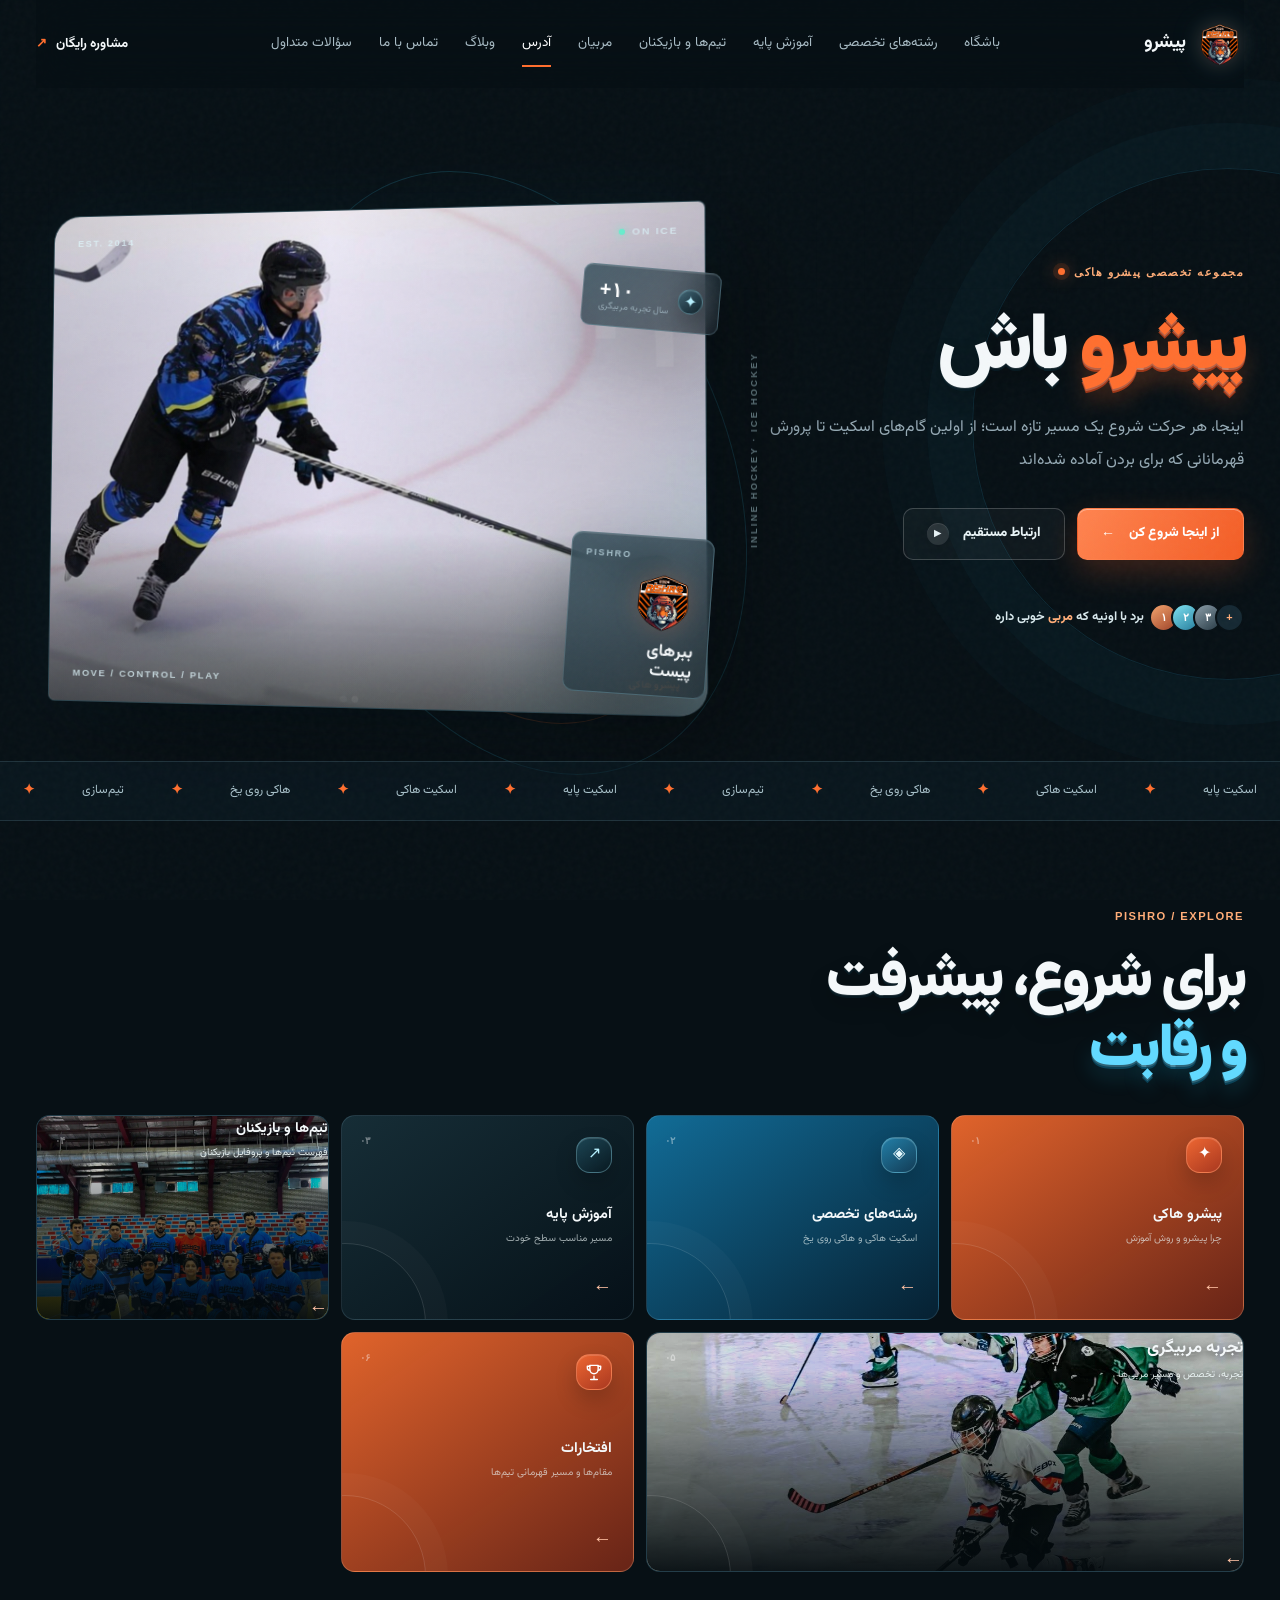
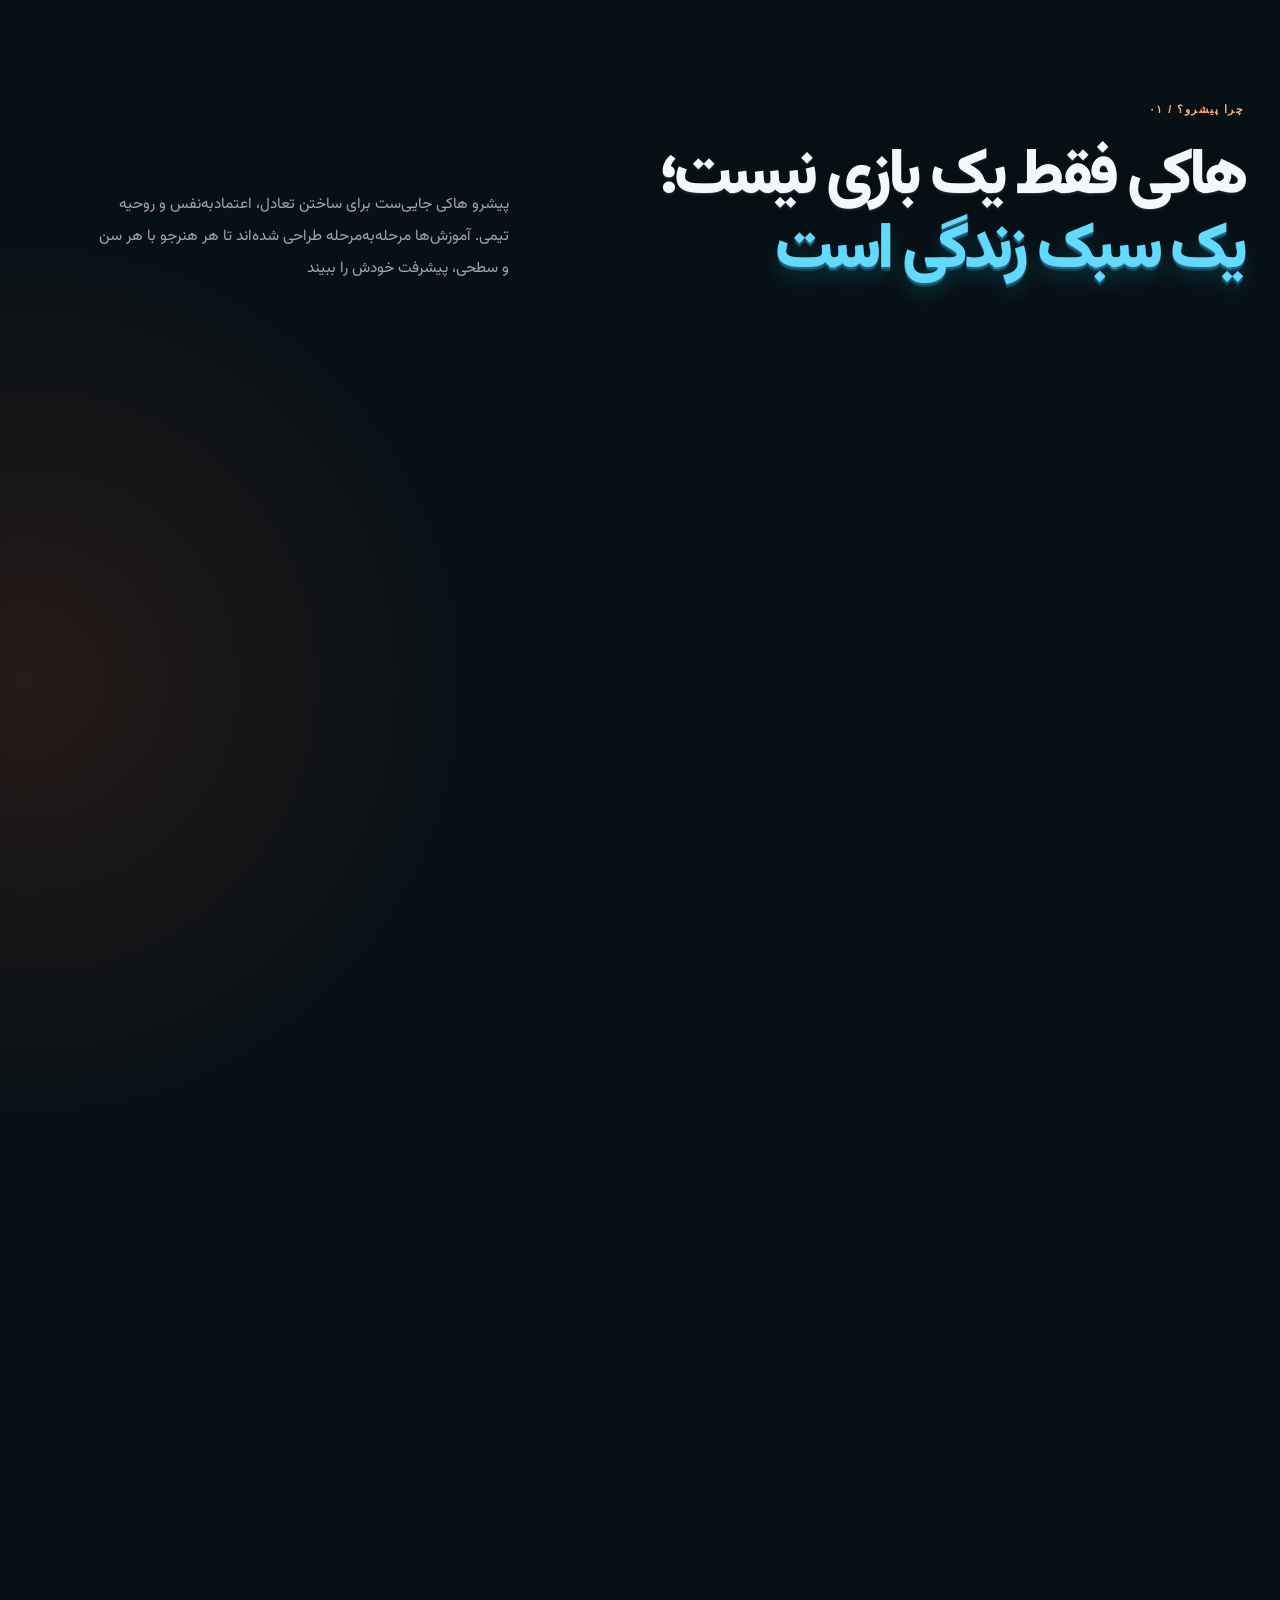
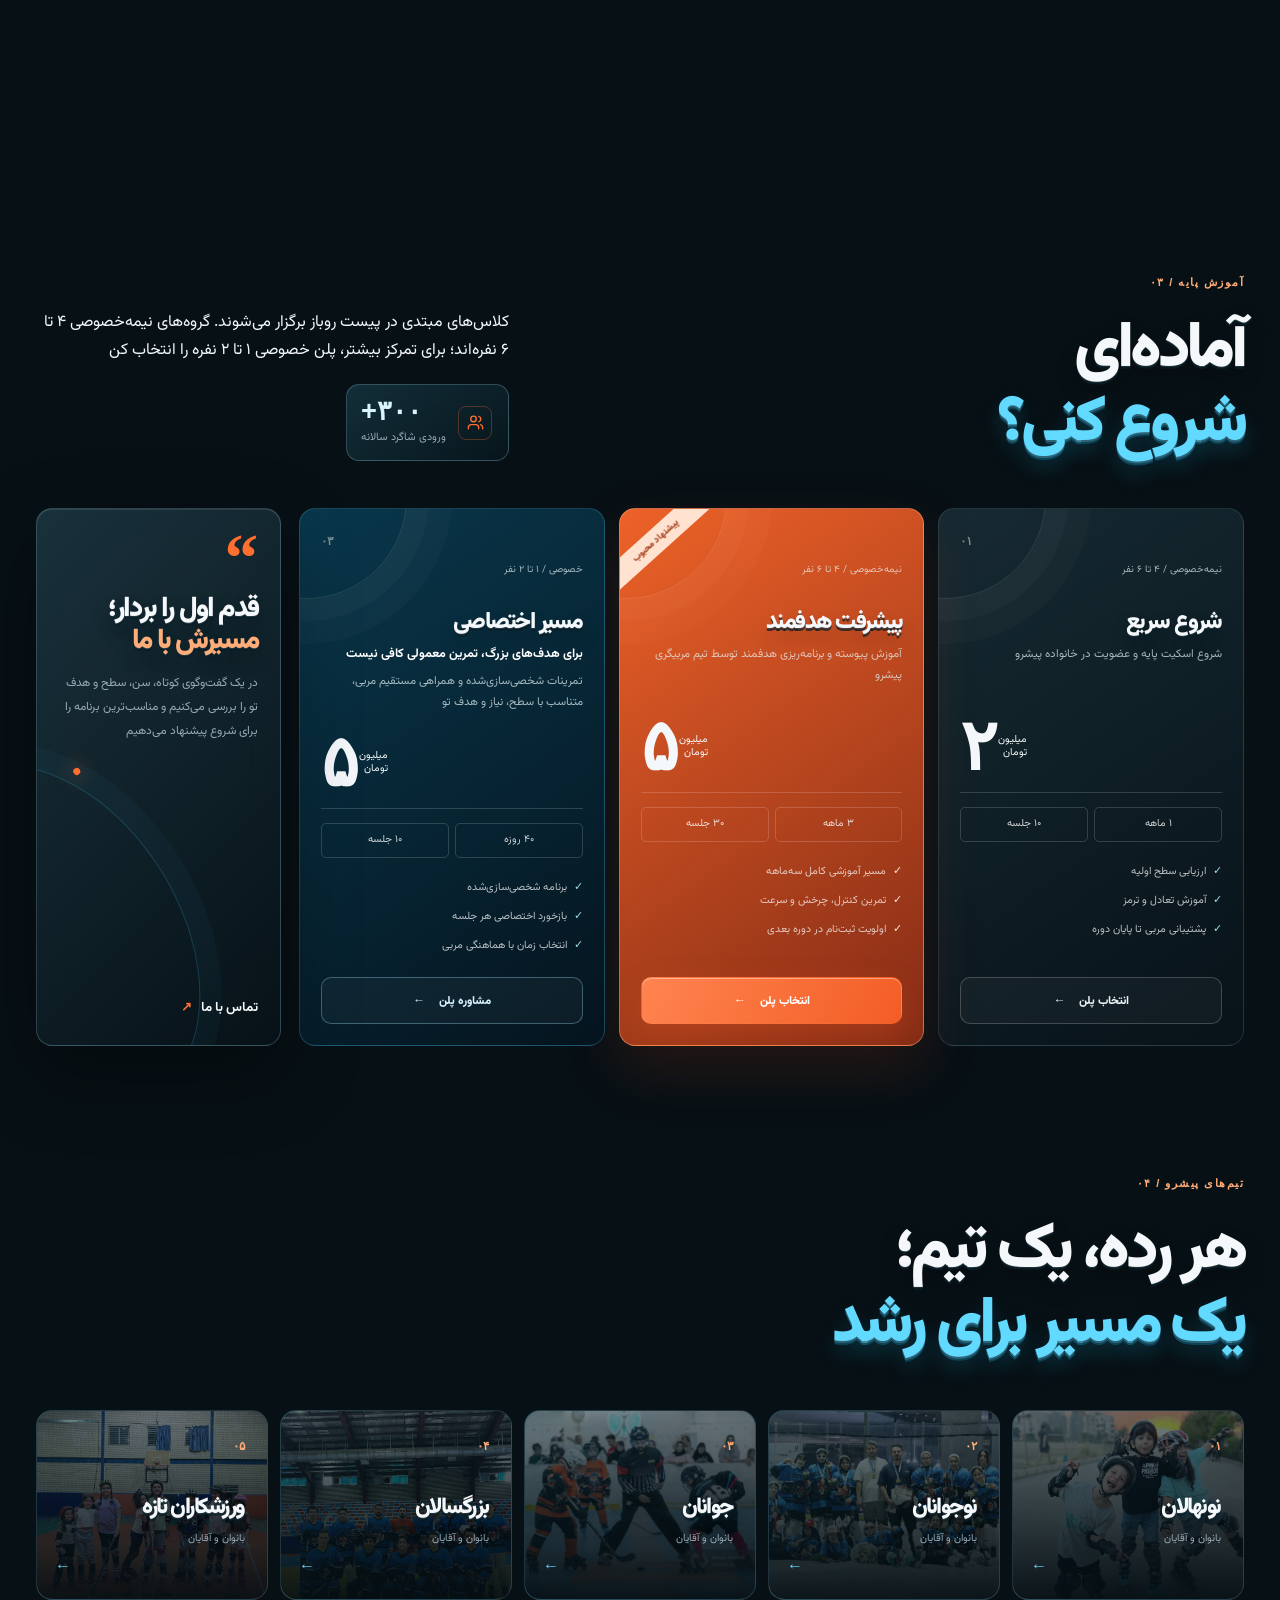
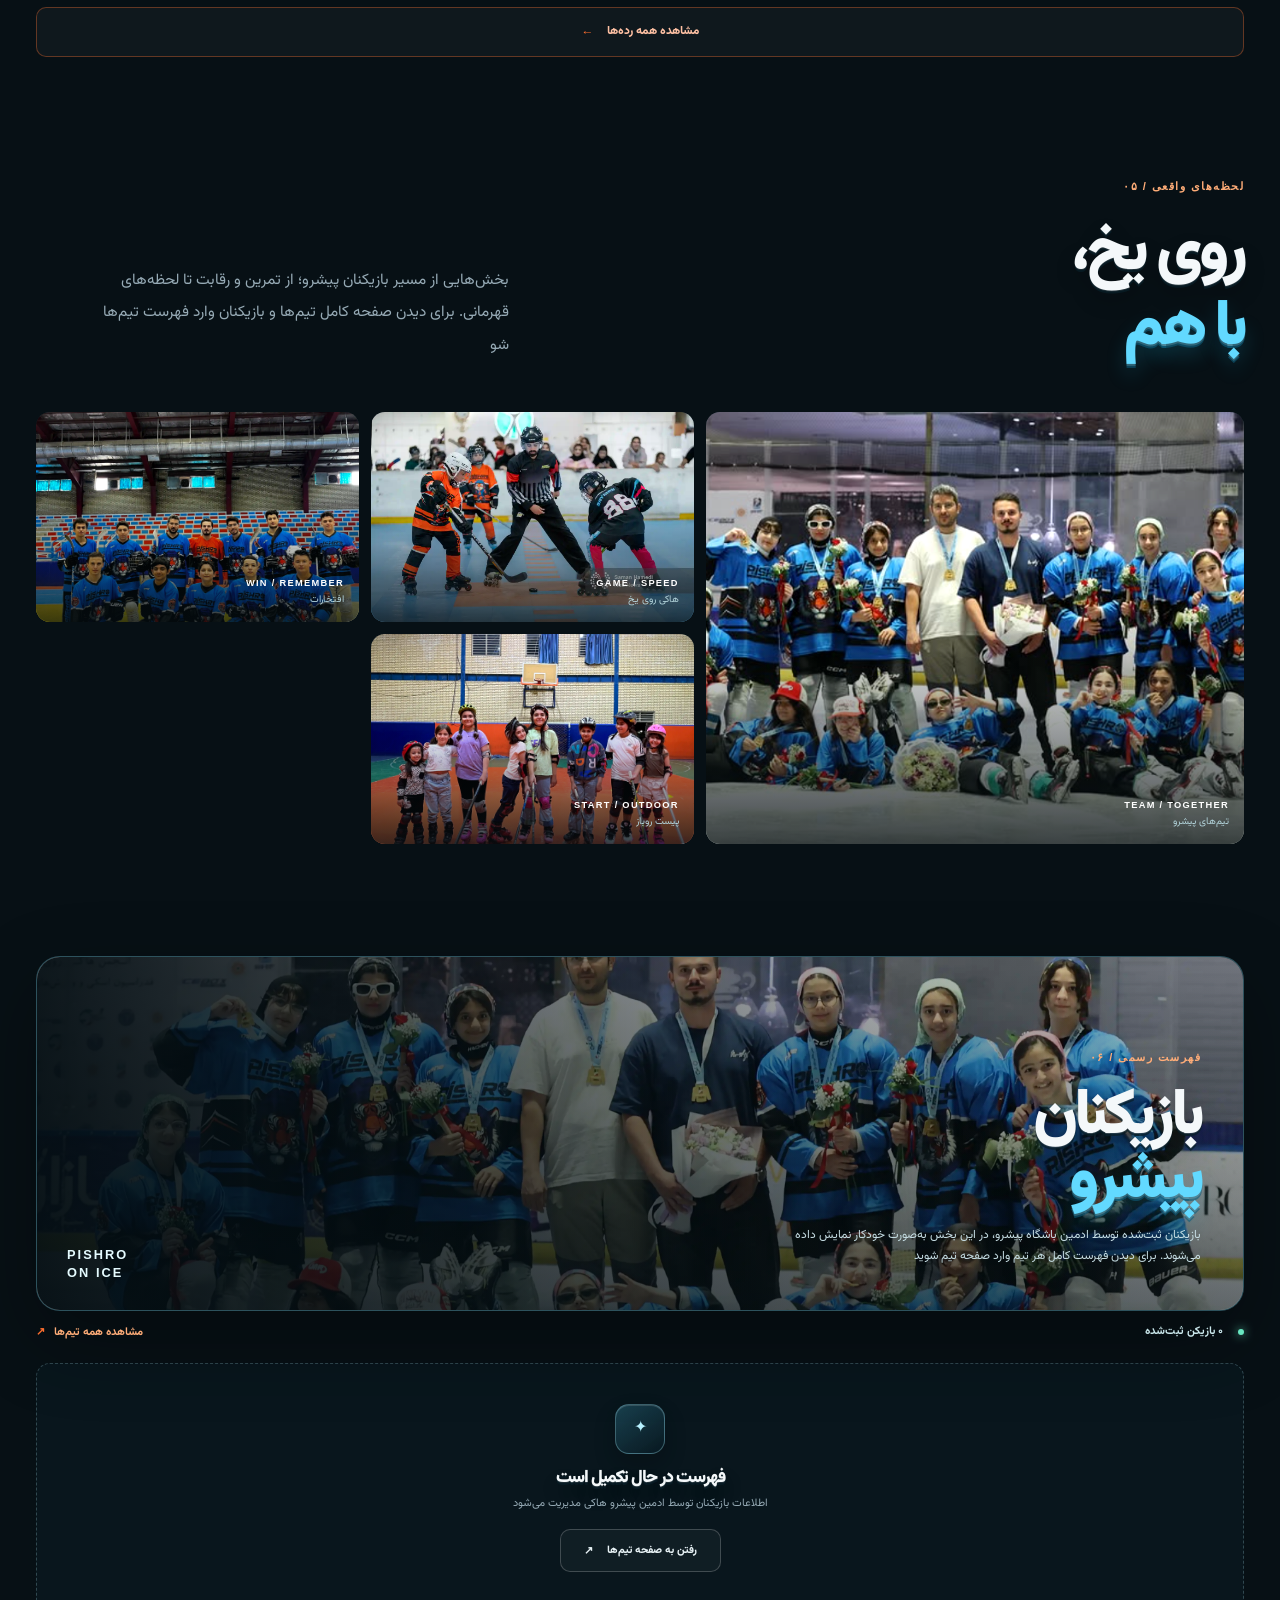
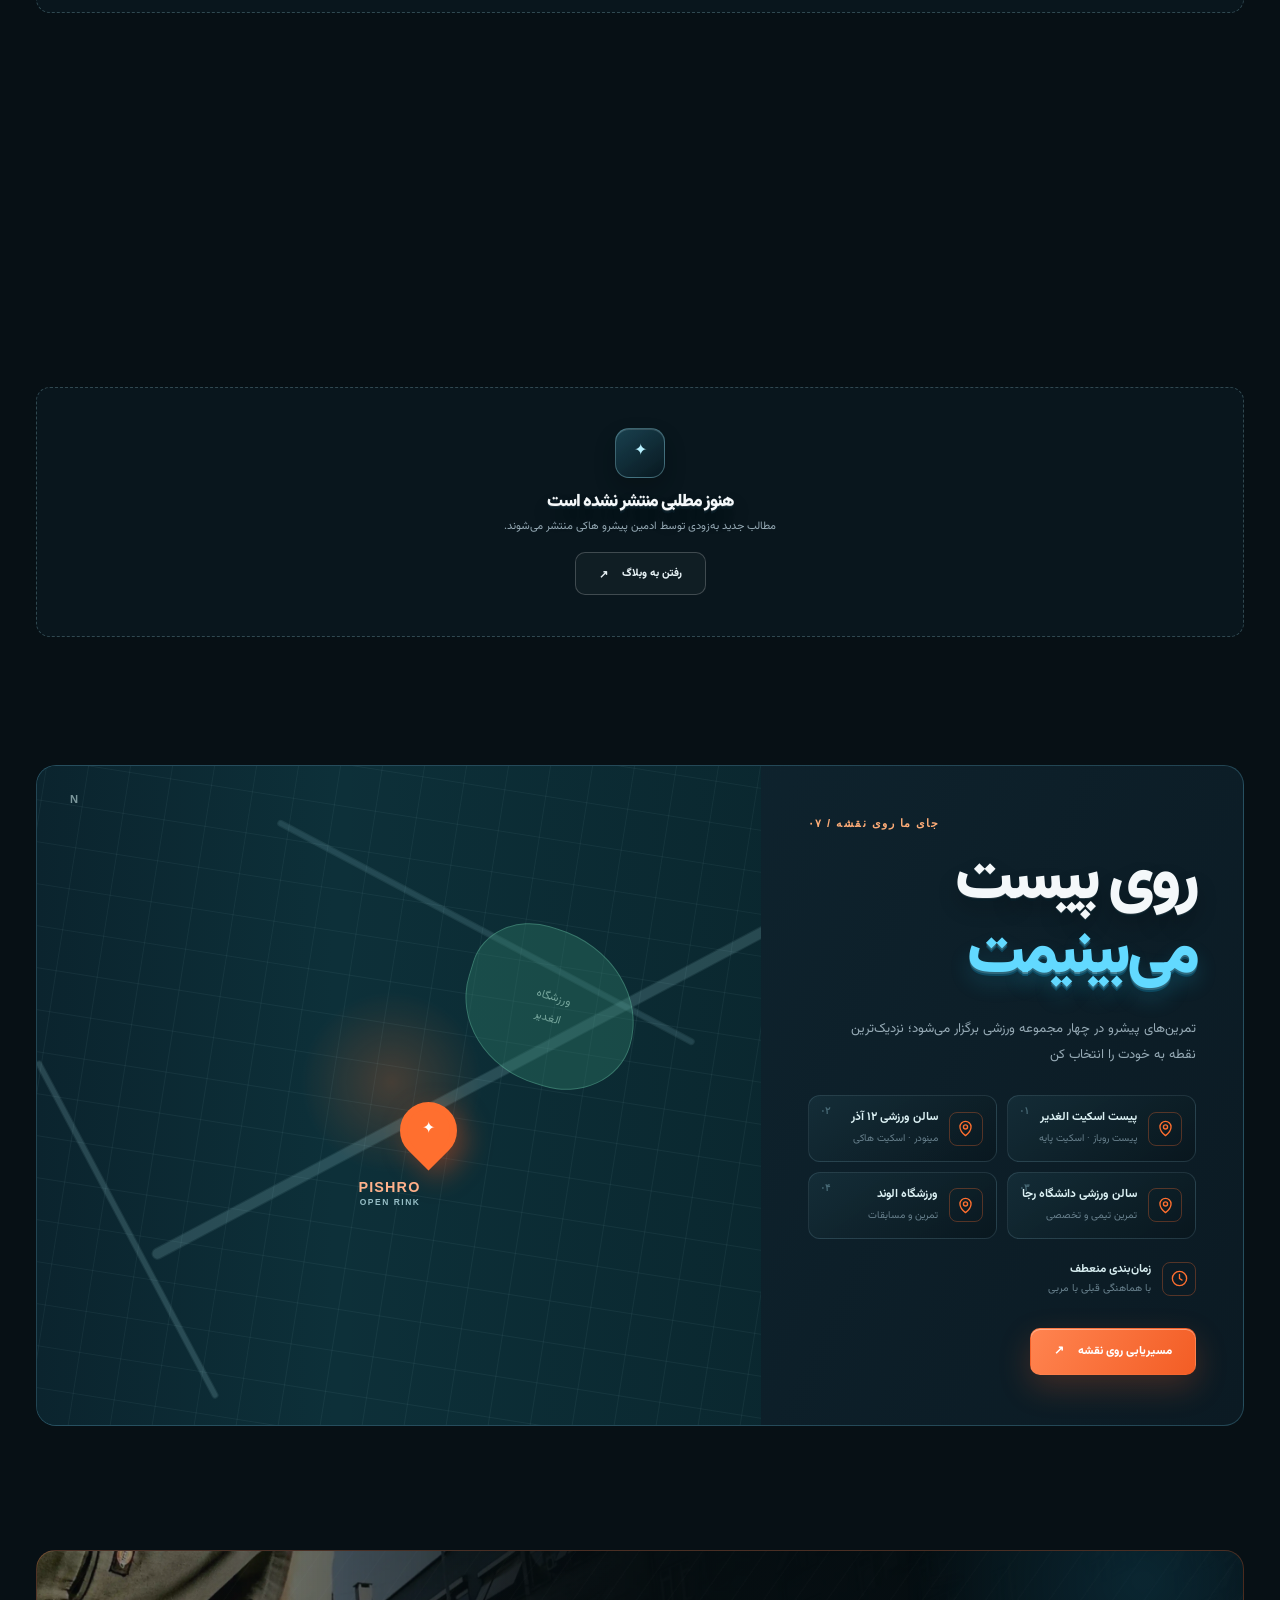
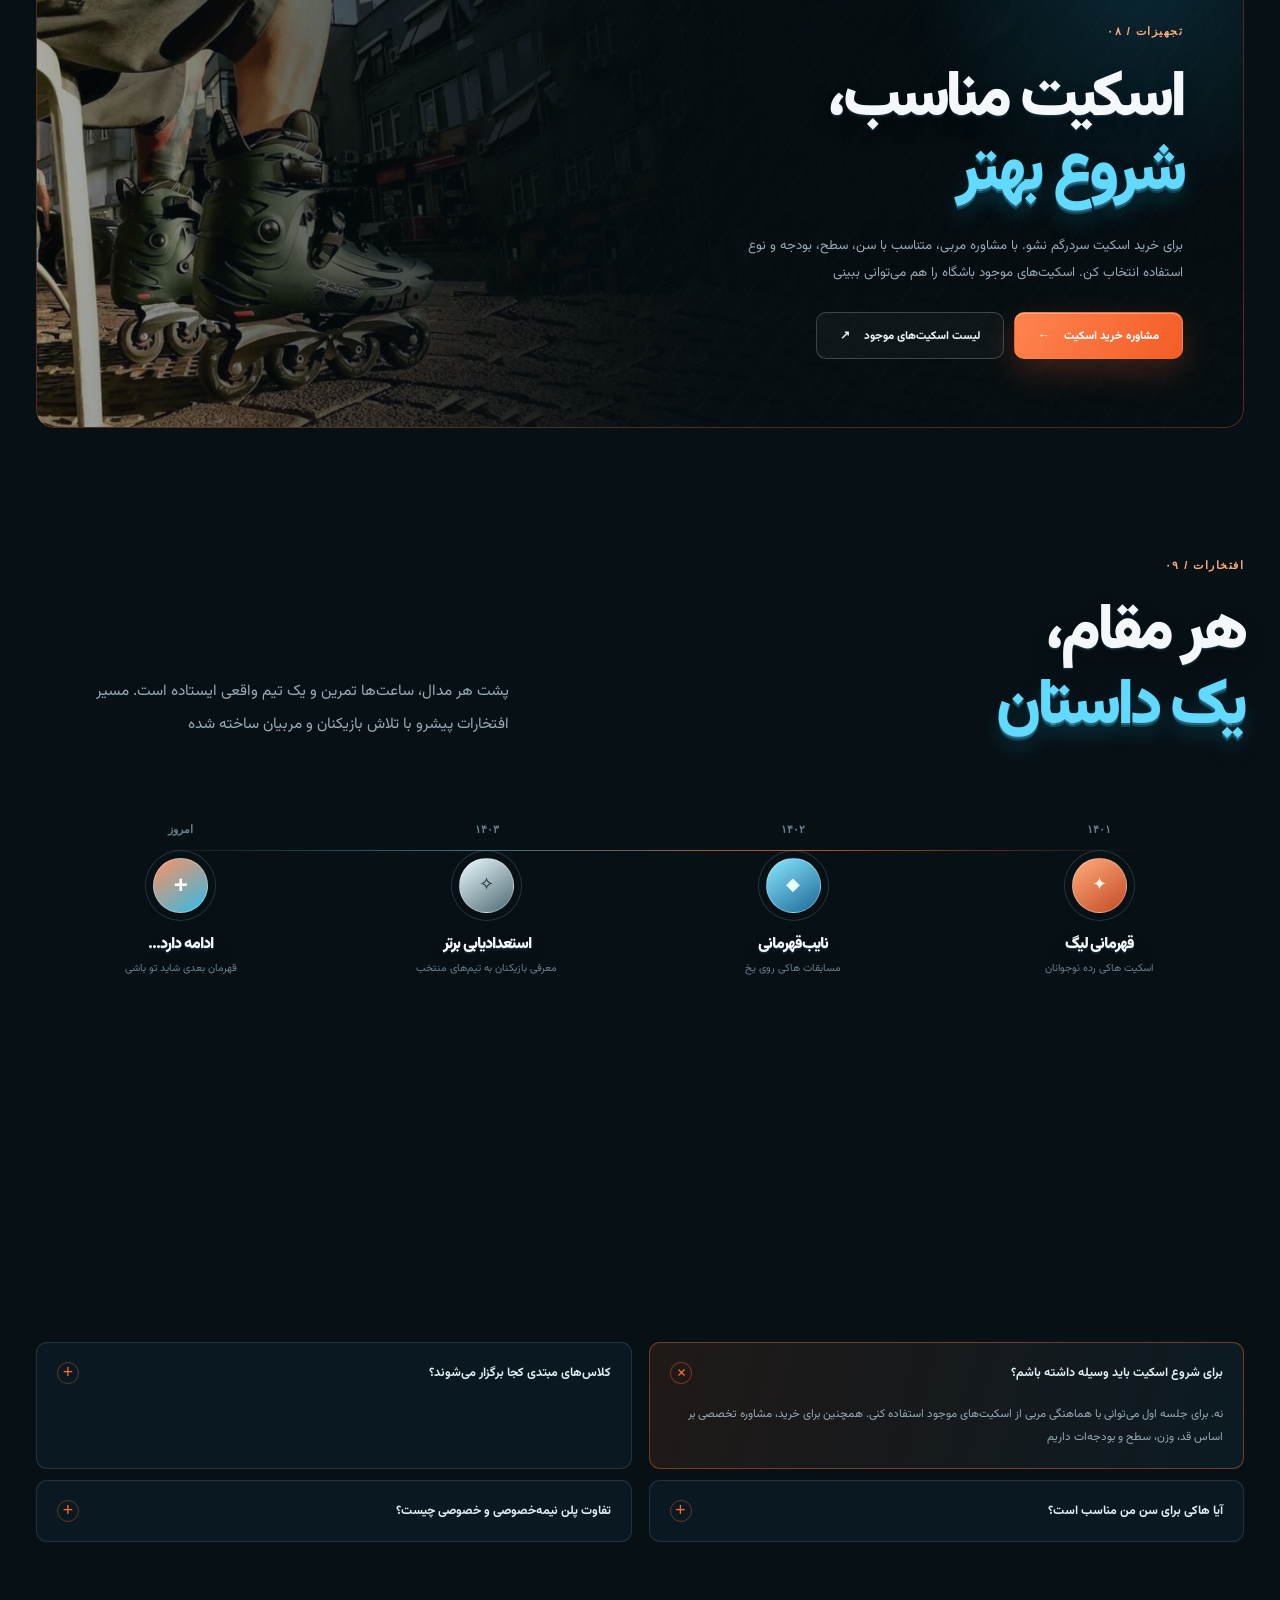
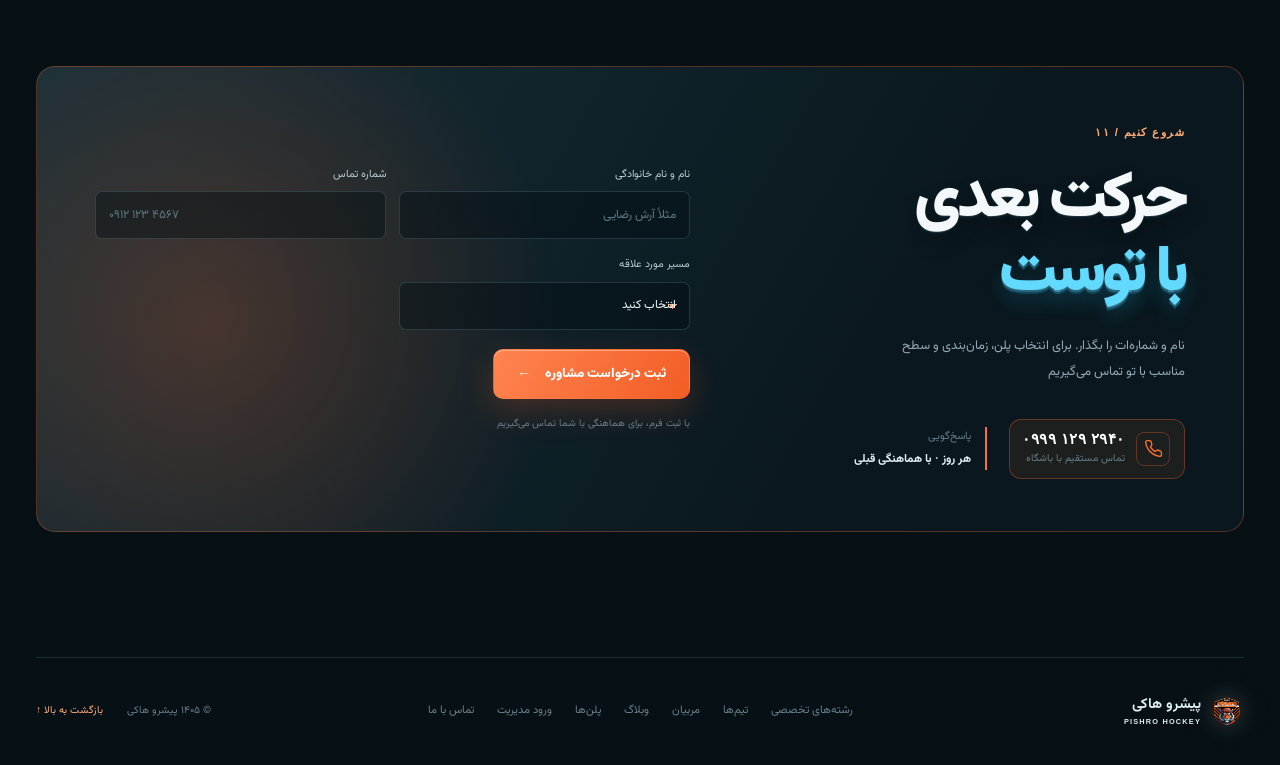
<file: index.html>
<!doctype html>
<html lang="fa" dir="rtl">
<head>
  <meta charset="utf-8" />
  <meta name="viewport" content="width=device-width, initial-scale=1" />
  <meta name="theme-color" content="#071015" />
  <meta name="description" content="پیشرو هاکی؛ آکادمی آموزش اسکیت، اسکیت هاکی و هاکی روی یخ در قزوین برای همه رده‌های سنی." />
  <link rel="canonical" href="https://pishrohockey.ir/" />
  <title>پیشرو هاکی | آکادمی اسکیت و هاکی روی یخ</title>

  <!-- Open Graph / شبکه‌های اجتماعی -->
  <meta property="og:type" content="website" />
  <meta property="og:locale" content="fa_IR" />
  <meta property="og:site_name" content="پیشرو هاکی" />
  <meta property="og:title" content="پیشرو هاکی | آکادمی اسکیت و هاکی روی یخ" />
  <meta property="og:description" content="پیشرو هاکی؛ آکادمی آموزش اسکیت، اسکیت هاکی و هاکی روی یخ در قزوین برای همه رده‌های سنی." />
  <meta property="og:url" content="https://pishrohockey.ir/" />
  <meta property="og:image" content="https://pishrohockey.ir/assets/gallery/pishro-logo.png" />

  <meta name="twitter:card" content="summary_large_image" />
  <meta name="twitter:title" content="پیشرو هاکی | آکادمی اسکیت و هاکی روی یخ" />
  <meta name="twitter:description" content="پیشرو هاکی؛ آکادمی آموزش اسکیت، اسکیت هاکی و هاکی روی یخ در قزوین برای همه رده‌های سنی." />
  <meta name="twitter:image" content="https://pishrohockey.ir/assets/gallery/pishro-logo.png" />

  <link rel="stylesheet" href="styles.css" />

  <!-- اطلاعات ساختاریافته برای گوگل (Organization Schema) -->
  <script type="application/ld+json">
  {
    "@context": "https://schema.org",
    "@type": "SportsActivityLocation",
    "name": "پیشرو هاکی",
    "alternateName": "Pishro Hockey Academy",
    "url": "https://pishrohockey.ir/",
    "logo": "https://pishrohockey.ir/assets/gallery/pishro-logo.png",
    "image": "https://pishrohockey.ir/assets/gallery/pishro-logo.png",
    "description": "آکادمی آموزش اسکیت، اسکیت هاکی و هاکی روی یخ برای همه رده‌های سنی.",
    "sameAs": [
      "https://www.instagram.com/pishro_hockeyclub"
    ],
    "address": {
      "@type": "PostalAddress",
      "addressCountry": "IR",
      "addressLocality": "قزوین",
      "addressRegion": "قزوین"
    },
    "areaServed": "قزوین",
    "telephone": "+98-991-292-940",
    "contactPoint": {
      "@type": "ContactPoint",
      "telephone": "+98-991-292-940",
      "contactType": "customer service",
      "areaServed": "IR",
      "availableLanguage": "fa"
    }
  }
  </script>
</head>
<body>
  <div class="noise"></div>
  <div class="site-shell">
    <header class="topbar" id="topbar">
      <a class="brand" href="#home" aria-label="پیشرو هاکی">
        <span class="brand-mark supplied-logo" aria-hidden="true"><img src="assets/gallery/pishro-logo.png" alt="" /></span>
        <span class="brand-copy"><b>پیشرو</b></span>
      </a>

      <nav class="main-nav" id="mainNav" aria-label="ناوبری اصلی">
        <a href="#academy">باشگاه</a>
        <a href="#programs">رشته‌های تخصصی</a>
        <a href="#plans">آموزش پایه</a>
        <a href="teams.html">تیم‌ها و بازیکنان</a>
        <a href="coaches.html">مربیان</a>
        <a href="#location">آدرس</a>
        <a href="blog.html">وبلاگ</a>
        <a href="contact.html">تماس با ما</a>
        <a href="#faq">سؤالات متداول</a>
      </nav>

      <div class="topbar-actions">
        <button class="icon-button menu-button" id="menuToggle" aria-label="باز کردن منو" aria-expanded="false">
          <span></span><span></span><span></span>
        </button>
        <button class="text-button" data-open-modal data-plan="مشاوره رایگان">مشاوره رایگان <span>↗</span></button>
      </div>
    </header>

    <main>
      <section class="hero section" id="home">
        <div class="hero-copy reveal">
          <div class="eyebrow"><span class="pulse-dot"></span> مجموعه تخصصی پیشرو هاکی</div>
          <h1 class="hero-slogan"><em>پیشرو</em> باش</h1>
          <p class="hero-lead">اینجا، هر حرکت شروع یک مسیر تازه است؛ از اولین گام‌های اسکیت تا پرورش قهرمانانی که برای بردن آماده شده‌اند</p>
          <div class="hero-actions">
            <a class="button button-primary" href="#plans">از اینجا شروع کن <span>←</span></a>
            <button class="button button-ghost" data-open-modal data-plan="جلسه آشنایی">ارتباط مستقیم <span class="play-icon">▶</span></button>
          </div>
          <div class="hero-proof">
            <div class="avatar-stack" aria-hidden="true"><span>۱</span><span>۲</span><span>۳</span><span>+</span></div>
            <div><strong>برد با اونیه که <em class="proof-accent">مربی</em> خوبی داره</strong></div>
          </div>
        </div>

        <div class="hero-stage reveal reveal-delay-1">
          <div class="stage-orbit orbit-one"></div><div class="stage-orbit orbit-two"></div>
          <div class="stage-card main-stage-card">
            <img src="assets/gallery/hero-ice-player.png" alt="بازیکن هاکی روی یخ در حال حرکت روی پیست" />
            <div class="image-shade"></div>
            <div class="stage-topline"><span>EST. 2014</span><span class="live-chip"><i></i> ON ICE</span></div>
            <div class="stage-number">۰۱</div>
            <div class="stage-bottomline"><span>MOVE / CONTROL / PLAY</span><span>پیشرو هاکی</span></div>
          </div>
          <div class="badge-card glass-card">
            <span class="badge-label">PISHRO</span>
            <span class="badge-tiger" aria-hidden="true"><img src="assets/gallery/pishro-logo.png" alt="" /></span>
            <strong>ببرهای<br />پیست</strong>
          </div>
          <div class="float-stat glass-card"><span class="stat-icon">✦</span><div><strong>+۱۰</strong><small>سال تجربه مربیگری</small></div></div>
          <div class="vertical-label">INLINE HOCKEY · ICE HOCKEY</div>
        </div>
      </section>

      <div class="ticker" aria-label="رشته‌های تخصصیی باشگاه">
        <div class="ticker-track"><span>اسکیت پایه</span><b>✦</b><span>اسکیت هاکی</span><b>✦</b><span>هاکی روی یخ</span><b>✦</b><span>تیم‌سازی</span><b>✦</b><span>اسکیت پایه</span><b>✦</b><span>اسکیت هاکی</span><b>✦</b><span>هاکی روی یخ</span><b>✦</b><span>تیم‌سازی</span><b>✦</b></div>
      </div>

      <section class="section quick-nav-section" id="quickAccess">
        <div class="quick-nav-head heading-solo reveal"><div><div class="eyebrow">PISHRO / EXPLORE</div><h2>برای شروع، پیشرفت<br /><span>و رقابت</span></h2></div></div>
        <div class="quick-nav-grid">
          <a class="quick-nav-card quick-orange reveal" href="#academy"><span class="quick-nav-icon">✦</span><span class="quick-nav-number">۰۱</span><div><b>پیشرو هاکی</b><small>چرا پیشرو و روش آموزش</small></div><i>←</i></a>
          <a class="quick-nav-card quick-blue reveal reveal-delay-1" href="#programs"><span class="quick-nav-icon">◈</span><span class="quick-nav-number">۰۲</span><div><b>رشته‌های تخصصی</b><small>اسکیت هاکی و هاکی روی یخ</small></div><i>←</i></a>
          <a class="quick-nav-card quick-dark reveal reveal-delay-2" href="#plans"><span class="quick-nav-icon">↗</span><span class="quick-nav-number">۰۳</span><div><b>آموزش پایه</b><small>مسیر مناسب سطح خودت</small></div><i>←</i></a>
          <a class="quick-nav-card quick-image reveal reveal-delay-3" href="teams.html"><img src="assets/gallery/team-adult.webp" alt="تیم قهرمانان پیشرو" /><span class="quick-image-shade"></span><span class="quick-nav-number">۰۴</span><div><b>تیم‌ها و بازیکنان</b><small>فهرست تیم‌ها و پروفایل بازیکنان</small></div><i>←</i></a>
          <a class="quick-nav-card quick-image quick-nav-wide reveal" href="coaches.html"><img src="assets/gallery/team-pro-action.jpg" alt="مربیان و تجربه مربیگری پیشرو"><span class="quick-image-shade"></span><span class="quick-nav-number">۰۵</span><div><b>تجربه مربیگری</b><small>تجربه، تخصص و مسیر مربی‌ها</small></div><i>←</i></a>
          <a class="quick-nav-card quick-orange reveal reveal-delay-1" href="teams.html"><span class="quick-nav-icon quick-nav-icon-trophy" aria-hidden="true"><svg viewBox="0 0 24 24" fill="none" stroke="currentColor" stroke-width="1.7" stroke-linecap="round" stroke-linejoin="round"><path d="M8 21h8M12 17v4M7 4h10v5a5 5 0 0 1-10 0V4Z"/><path d="M17 5h3v2a3 3 0 0 1-3 3M7 5H4v2a3 3 0 0 0 3 3"/></svg></span><span class="quick-nav-number">۰۶</span><div><b>افتخارات</b><small>مقام‌ها و مسیر قهرمانی تیم‌ها</small></div><i>←</i></a>
        </div>
      </section>

      <section class="section intro-section" id="academy">
        <div class="section-heading split-heading reveal">
          <div><div class="eyebrow">۰۱ / چرا پیشرو؟</div><h2>هاکی فقط یک بازی نیست؛<br /><span>یک سبک زندگی است</span></h2></div>
          <p>پیشرو هاکی جایی‌ست برای ساختن تعادل، اعتمادبه‌نفس و روحیه تیمی. آموزش‌ها مرحله‌به‌مرحله طراحی شده‌اند تا هر هنرجو با هر سن و سطحی، پیشرفت خودش را ببیند</p>
        </div>
        <div class="feature-grid">
          <article class="feature-card feature-card-large reveal">
            <div class="feature-icon orange-icon">↗</div><span class="card-kicker">تمرین هدفمند</span><h3>تمرین هدفمند،<br /><em>پیشرفت واقعی</em></h3><p>هر جلسه با هدف مشخص طراحی می‌شود؛ از کنترل بدن و تعادل تا ترمز، چرخش و تکنیک‌هایی که در بازی به کار می‌آیند</p><div class="card-number">۰۱</div>
          </article>
          <article class="feature-card blue-feature reveal reveal-delay-1">
            <div class="feature-icon blue-icon">◈</div><span class="card-kicker">مربیان باتجربه</span><h3>تجربه‌ای که<br />منتقل می‌شود</h3><p>مربی‌های پیشرو هاکی در اسکیت هاکی و هاکی روی یخ کنار تو هستند</p><div class="feature-line"></div>
          </article>
          <article class="feature-card glass-feature reveal reveal-delay-2">
            <div class="feature-icon chrome-icon">✦</div><span class="card-kicker">برای همه</span><h3>از ۳ تا<br />۶۳ سال</h3><p>از اولین تجربه اسکیت تا تمرینات تخصصی و تیمی؛ برنامه‌های پیشرو متناسب با سن، سطح و هدف هر بازیکن طراحی شده‌اند</p><div class="age-bubbles"><span>۳+</span><span>نوجوان</span><span>بزرگسال</span></div>
          </article>
        </div>
        <div class="stats-row reveal">
          <div class="stat-item"><strong data-count="10" data-prefix="+">۰</strong><span>سال سابقه مربیگری</span></div><div class="stat-item"><strong data-count="8">۰</strong><span>رده سنی فعال</span></div><div class="stat-item"><strong data-count="20" data-prefix="+">۰</strong><span>استعداد برتر کشوری</span></div><div class="stat-item"><strong data-count="100">۰</strong><span>٪ انرژی تیمی</span></div>
        </div>
      </section>

      <section class="section programs-section" id="programs">
        <div class="section-heading split-heading heading-solo reveal"><div><div class="eyebrow">۰۲ / رشته‌های تخصصی</div><h2>از اسکیت تا هاکی روی یخ؛<br /><span>مسیرت را انتخاب کن</span></h2></div></div>
        <div class="filter-bar reveal" role="tablist" aria-label="فیلتر رشته‌های تخصصی"><span>نمایش:</span><button class="filter-button active" data-filter="all" role="tab">همه</button><button class="filter-button" data-filter="inline" role="tab">اسکیت هاکی</button><button class="filter-button" data-filter="ice" role="tab">هاکی روی یخ</button></div>
        <div class="program-grid">
          <article class="program-card inline-card reveal" data-category="inline"><div class="program-art inline-art"><span class="art-word">INLINE</span><span class="art-ring"></span><span class="art-ball">●</span><span class="art-streak"></span></div><div class="program-body"><div class="program-meta"><span class="tag tag-orange">اسکیت هاکی</span><span>همه رده‌ها</span></div><h3>اسکیت هاکی<br /><span>Inline Hockey</span></h3><p>ترکیبی از سرعت، کنترل و تکنیک در هر حرکت. از تسلط بر اسکیت و کنترل پاک تا پاس، شوت، دریبل و بازی تیمی؛ مهارت‌هایی که در تمرین ساخته می‌شوند و در رقابت به کار می‌آیند</p><button class="card-link" data-open-modal data-plan="کلاس اسکیت هاکی">دریافت برنامه <span>←</span></button></div></article>
          <article class="program-card ice-card reveal reveal-delay-1" data-category="ice"><div class="program-art ice-art"><span class="art-word">ICE</span><span class="ice-shard shard-one"></span><span class="ice-shard shard-two"></span><span class="ice-puck">◆</span></div><div class="program-body"><div class="program-meta"><span class="tag tag-blue">هاکی روی یخ</span><span>تیمی</span></div><h3>هاکی روی یخ<br /><span>Ice Hockey</span></h3><p><b class="program-lead">بازی روی یخ، با سرعتی متفاوت</b> تمرین تخصصی اسکیت، کنترل پاک، تکنیک، تاکتیک و بازی تیمی برای بازیکنانی که آماده رقابت‌اند</p><button class="card-link" data-open-modal data-plan="کلاس هاکی روی یخ">دریافت برنامه <span>←</span></button></div></article>
          <article class="program-card base-card reveal reveal-delay-2" data-category="all"><div class="program-art base-art"><span class="base-badge">۰۱</span><span class="base-swoosh"></span><span class="base-spark">✦</span></div><div class="program-body"><div class="program-meta"><span class="tag tag-white">مبتدی</span><span>روباز</span></div><h3>اسکیت پایه<br /><span>Start Strong</span></h3><p><b class="program-lead">هر بازیکن حرفه‌ای، از یک نقطه شروع کرده است</b> اینجا نقطه شروع توست؛ جایی برای ساختن تعادل، کنترل و اعتمادبه‌نفس پیش از ورود به دنیای هاکی</p><button class="card-link" data-open-modal data-plan="کلاس اسکیت پایه">دریافت برنامه <span>←</span></button></div></article>
        </div>
      </section>

      <section class="section plans-section" id="plans">
        <div class="section-heading split-heading reveal"><div><div class="eyebrow">۰۳ / آموزش پایه</div><h2>آماده‌ای<br /><span>شروع کنی؟</span></h2></div><div class="plans-aside"><p>کلاس‌های مبتدی در پیست روباز برگزار می‌شوند. گروه‌های نیمه‌خصوصی ۴ تا ۶ نفره‌اند؛ برای تمرکز بیشتر، پلن خصوصی ۱ تا ۲ نفره را انتخاب کن</p><div class="intake-badge"><span class="detail-icon"><svg viewBox="0 0 24 24" fill="none" stroke="currentColor" stroke-width="1.7" stroke-linecap="round" stroke-linejoin="round"><path d="M16 20v-1.8a3.6 3.6 0 0 0-3.6-3.6H6.6A3.6 3.6 0 0 0 3 18.2V20"/><circle cx="9.5" cy="7.5" r="3.5"/><path d="M21 20v-1.8a3.6 3.6 0 0 0-2.7-3.5M16.2 4.2a3.6 3.6 0 0 1 0 6.9"/></svg></span><span><b><i data-count="300" data-prefix="+">۰</i></b><small>ورودی شاگرد سالانه</small></span></div></div></div>
        <div class="plans-layout">
          <div class="plan-cards">
            <article class="plan-card reveal"><div class="plan-top"><span class="plan-index">۰۱</span><span class="plan-type">نیمه‌خصوصی / ۴ تا ۶ نفر</span></div><h3>شروع سریع</h3><p>شروع اسکیت پایه و عضویت در خانواده پیشرو</p><div class="price"><strong>۲</strong><span>میلیون<br />تومان</span></div><div class="plan-detail"><span>۱ ماهه</span><span>۱۰ جلسه</span></div><ul><li>ارزیابی سطح اولیه</li><li>آموزش تعادل و ترمز</li><li>پشتیبانی مربی تا پایان دوره</li></ul><button class="button button-outline" data-open-modal data-plan="پلن ۱ — شروع سریع">انتخاب پلن <span>←</span></button></article>
            <article class="plan-card featured-plan reveal reveal-delay-1"><div class="popular-ribbon">پیشنهاد محبوب</div><div class="plan-top"><span class="plan-index">۰۲</span><span class="plan-type">نیمه‌خصوصی / ۴ تا ۶ نفر</span></div><h3>پیشرفت هدفمند</h3><p>آموزش پیوسته و برنامه‌ریزی هدفمند توسط تیم مربیگری پیشرو</p><div class="price"><strong>۵</strong><span>میلیون<br />تومان</span></div><div class="plan-detail"><span>۳ ماهه</span><span>۳۰ جلسه</span></div><ul><li>مسیر آموزشی کامل سه‌ماهه</li><li>تمرین کنترل، چرخش و سرعت</li><li>اولویت ثبت‌نام در دوره بعدی</li></ul><button class="button button-primary" data-open-modal data-plan="پلن ۲ — پیشرفت هدفمند">انتخاب پلن <span>←</span></button></article>
            <article class="plan-card dark-plan reveal reveal-delay-2"><div class="plan-top"><span class="plan-index">۰۳</span><span class="plan-type">خصوصی / ۱ تا ۲ نفر</span></div><h3>مسیر اختصاصی</h3><p><b class="plan-lead">برای هدف‌های بزرگ، تمرین معمولی کافی نیست</b> تمرینات شخصی‌سازی‌شده و همراهی مستقیم مربی، متناسب با سطح، نیاز و هدف تو</p><div class="price"><strong>۵</strong><span>میلیون<br />تومان</span></div><div class="plan-detail"><span>۴۰ روزه</span><span>۱۰ جلسه</span></div><ul><li>برنامه شخصی‌سازی‌شده</li><li>بازخورد اختصاصی هر جلسه</li><li>انتخاب زمان با هماهنگی مربی</li></ul><button class="button button-outline light-outline" data-open-modal data-plan="پلن خصوصی — مسیر اختصاصی">مشاوره پلن <span>←</span></button></article>
          </div>
          <aside class="plan-note glass-card reveal"><span class="quote-mark">“</span><h3>قدم اول را بردار؛<br /><em>مسیرش با ما</em></h3><p>در یک گفت‌وگوی کوتاه، سن، سطح و هدف تو را بررسی می‌کنیم و مناسب‌ترین برنامه را برای شروع پیشنهاد می‌دهیم</p><button class="text-button" data-open-modal data-plan="انتخاب بهترین پلن">تماس با ما <span>↗</span></button><div class="note-orbit"></div></aside>
        </div>
      </section>

      <section class="section teams-section" id="teams">
        <div class="section-heading split-heading heading-solo reveal"><div><div class="eyebrow">۰۴ / تیم‌های پیشرو</div><h2>هر رده، یک تیم؛<br /><span>یک مسیر برای رشد</span></h2></div></div>
        <div class="new-team-categories reveal">
          <a class="team-photo-link" href="team.html?category=novice"><img src="assets/gallery/team-novice.webp" alt="تیم نونهالان پیشرو"><b>۰۱</b><h3>نونهالان</h3><small>بانوان و آقایان</small><i>←</i></a>
          <a class="team-photo-link" href="team.html?category=teen"><img src="assets/gallery/team-teen.webp" alt="تیم نوجوانان پیشرو"><b>۰۲</b><h3>نوجوانان</h3><small>بانوان و آقایان</small><i>←</i></a>
          <a class="team-photo-link" href="team.html?category=youth"><img src="assets/gallery/team-youth.webp" alt="تیم جوانان پیشرو"><b>۰۳</b><h3>جوانان</h3><small>بانوان و آقایان</small><i>←</i></a>
          <a class="team-photo-link" href="team.html?category=adult"><img src="assets/gallery/team-adult.webp" alt="تیم بزرگسالان پیشرو"><b>۰۴</b><h3>بزرگسالان</h3><small>بانوان و آقایان</small><i>←</i></a>
          <a class="team-photo-link" href="team.html?category=new"><img src="assets/gallery/team-new.webp" alt="ورزشکاران تازه پیشرو"><b>۰۵</b><h3>ورزشکاران تازه</h3><small>بانوان و آقایان</small><i>←</i></a>
        </div>
        <a href="teams.html" class="button button-outline teams-directory-button">مشاهده همه رده‌ها <span>←</span></a>
      </section>

      <section class="section home-gallery-section" id="moments">
        <div class="section-heading split-heading reveal"><div><div class="eyebrow">۰۵ / لحظه‌های واقعی</div><h2>روی یخ،<br /><span>با هم</span></h2></div><p>بخش‌هایی از مسیر بازیکنان پیشرو؛ از تمرین و رقابت تا لحظه‌های قهرمانی. برای دیدن صفحه کامل تیم‌ها و بازیکنان وارد فهرست تیم‌ها شو</p></div>
        <div class="home-photo-grid reveal"><a class="home-photo-card home-photo-large" href="teams.html#gallery"><img src="assets/gallery/team-women.png" alt="تیم بانوان پیشرو در سالن یخ" /><span class="home-photo-overlay"></span><span class="home-photo-caption"><b>TEAM / TOGETHER</b><small>تیم‌های پیشرو</small></span></a><a class="home-photo-card" href="teams.html#gallery"><img src="assets/gallery/team-youth.webp" alt="مسابقه هاکی روی یخ" /><span class="home-photo-overlay"></span><span class="home-photo-caption"><b>GAME / SPEED</b><small>هاکی روی یخ</small></span></a><a class="home-photo-card" href="teams.html#gallery"><img src="assets/gallery/team-adult.webp" alt="قهرمانی تیم پیشرو" /><span class="home-photo-overlay"></span><span class="home-photo-caption"><b>WIN / REMEMBER</b><small>افتخارات</small></span></a><a class="home-photo-card" href="teams.html#gallery"><img src="assets/gallery/team-new.webp" alt="پیست روباز آموزش اسکیت" /><span class="home-photo-overlay"></span><span class="home-photo-caption"><b>START / OUTDOOR</b><small>پیست روباز</small></span></a></div>
      </section>

      <section class="section featured-roster-section" id="featuredPlayers">
        <div class="players-showcase reveal"><img src="assets/gallery/pishro-players-team.webp" alt="بازیکنان باشگاه پیشرو روی یخ" /><div class="players-showcase-overlay"></div><div class="players-showcase-copy"><div class="eyebrow">۰۶ / فهرست رسمی</div><h2>بازیکنان<br /><span>پیشرو</span></h2><p>بازیکنان ثبت‌شده توسط ادمین باشگاه پیشرو، در این بخش به‌صورت خودکار نمایش داده می‌شوند. برای دیدن فهرست کامل هر تیم وارد صفحه تیم شوید</p></div><span class="players-showcase-label">PISHRO<br />ON ICE</span></div>
        <div class="home-roster-toolbar reveal"><div><span class="live-dot-small"></span><b><span id="homePlayersCount">۰</span> بازیکن ثبت‌شده</b></div><a class="text-button" href="teams.html">مشاهده همه تیم‌ها <span>↗</span></a></div>
        <div class="home-players-grid" id="homePlayersGrid"></div>
        <div class="home-roster-empty" id="homePlayersEmpty"><div class="empty-emblem">✦</div><h3>فهرست در حال تکمیل است</h3><p>اطلاعات بازیکنان توسط ادمین پیشرو هاکی مدیریت می‌شود</p><a class="button button-outline" href="teams.html">رفتن به صفحه تیم‌ها <span>↗</span></a></div>
      </section>

      <section class="section home-blog-section" id="latestPosts">
        <div class="section-heading split-heading reveal">
          <div>
            <div class="eyebrow">PISHRO / JOURNAL</div>
            <h2>تازه‌های<br /><span>وبلاگ پیشرو.</span></h2>
          </div>
          <p>قوانین بازی، تجهیزات، تمرین و هرآنچه یک بازیکن هاکی برای بهتر شدن لازم دارد. جدیدترین مطالب منتشرشده به‌صورت خودکار از وبلاگ نمایش داده می‌شوند.</p>
        </div>
        <div class="home-roster-toolbar reveal"><div><span class="live-dot-small"></span><b><span id="homeBlogCount">۰</span> مطلب منتشرشده</b></div><a class="text-button" href="blog.html">مشاهده همه مطالب <span>↗</span></a></div>
        <div class="home-blog-featured" id="homeBlogFeatured"></div>
        <div class="blog-grid" id="homeBlogGrid"></div>
        <div class="home-roster-empty" id="homeBlogEmpty"><div class="empty-emblem">✦</div><h3>هنوز مطلبی منتشر نشده است</h3><p>مطالب جدید به‌زودی توسط ادمین پیشرو هاکی منتشر می‌شوند.</p><a class="button button-outline" href="blog.html">رفتن به وبلاگ <span>↗</span></a></div>
      </section>

      <section class="section location-section" id="location">
        <div class="location-card reveal">
          <div class="location-copy"><div class="eyebrow">۰۷ / جای ما روی نقشه</div><h2>روی پیست<br /><span>می‌بینیمت</span></h2><p>تمرین‌های پیشرو در چهار مجموعه ورزشی برگزار می‌شود؛ نزدیک‌ترین نقطه به خودت را انتخاب کن</p><div class="venue-grid"><div class="venue-card"><span class="venue-index">۰۱</span><span class="detail-icon"><svg viewBox="0 0 24 24" fill="none" stroke="currentColor" stroke-width="1.7" stroke-linecap="round" stroke-linejoin="round"><path d="M12 21s7-5.6 7-11a7 7 0 1 0-14 0c0 5.4 7 11 7 11Z"/><circle cx="12" cy="10" r="2.6"/></svg></span><div><b>پیست اسکیت الغدیر</b><small>پیست روباز · اسکیت پایه</small></div></div><div class="venue-card"><span class="venue-index">۰۲</span><span class="detail-icon"><svg viewBox="0 0 24 24" fill="none" stroke="currentColor" stroke-width="1.7" stroke-linecap="round" stroke-linejoin="round"><path d="M12 21s7-5.6 7-11a7 7 0 1 0-14 0c0 5.4 7 11 7 11Z"/><circle cx="12" cy="10" r="2.6"/></svg></span><div><b>سالن ورزشی ۱۲ آذر</b><small>مینودر · اسکیت هاکی</small></div></div><div class="venue-card"><span class="venue-index">۰۳</span><span class="detail-icon"><svg viewBox="0 0 24 24" fill="none" stroke="currentColor" stroke-width="1.7" stroke-linecap="round" stroke-linejoin="round"><path d="M12 21s7-5.6 7-11a7 7 0 1 0-14 0c0 5.4 7 11 7 11Z"/><circle cx="12" cy="10" r="2.6"/></svg></span><div><b>سالن ورزشی دانشگاه رجا</b><small>تمرین تیمی و تخصصی</small></div></div><div class="venue-card"><span class="venue-index">۰۴</span><span class="detail-icon"><svg viewBox="0 0 24 24" fill="none" stroke="currentColor" stroke-width="1.7" stroke-linecap="round" stroke-linejoin="round"><path d="M12 21s7-5.6 7-11a7 7 0 1 0-14 0c0 5.4 7 11 7 11Z"/><circle cx="12" cy="10" r="2.6"/></svg></span><div><b>ورزشگاه الوند</b><small>تمرین و مسابقات</small></div></div></div><div class="location-details"><div><span class="detail-icon"><svg viewBox="0 0 24 24" fill="none" stroke="currentColor" stroke-width="1.7" stroke-linecap="round" stroke-linejoin="round"><circle cx="12" cy="12" r="9"/><path d="M12 7v5l3.2 2"/></svg></span><span><b>زمان‌بندی منعطف</b><small>با هماهنگی قبلی با مربی</small></span></div></div><button class="button button-primary" id="mapButton">مسیریابی روی نقشه <span>↗</span></button></div>
          <div class="map-visual" aria-label="نمای گرافیکی موقعیت پیست"><div class="map-grid"></div><div class="map-road road-a"></div><div class="map-road road-b"></div><div class="map-road road-c"></div><div class="map-park"><span>ورزشگاه<br />الغدیر</span></div><div class="map-pin"><span>✦</span></div><div class="map-label">PISHRO<br /><small>OPEN RINK</small></div><div class="map-compass">N</div></div>
        </div>
      </section>

      <section class="section gear-section" id="gear">
        <div class="gear-panel reveal"><div class="gear-glow"></div><div class="gear-copy"><div class="eyebrow">۰۸ / تجهیزات</div><h2>اسکیت مناسب،<br /><span>شروع بهتر</span></h2><p>برای خرید اسکیت سردرگم نشو. با مشاوره مربی، متناسب با سن، سطح، بودجه و نوع استفاده انتخاب کن. اسکیت‌های موجود باشگاه را هم می‌توانی ببینی</p><div class="gear-actions"><button class="button button-primary" data-open-modal data-plan="مشاوره خرید اسکیت">مشاوره خرید اسکیت <span>←</span></button><button class="button button-ghost" data-open-modal data-plan="لیست اسکیت‌های موجود">لیست اسکیت‌های موجود <span>↗</span></button></div></div><div class="skate-display"><div class="skate-shadow"></div><div class="skate-boot"><span class="boot-lace l1"></span><span class="boot-lace l2"></span><span class="boot-lace l3"></span><span class="boot-logo">P</span></div><div class="skate-rail"><span></span><i></i><i></i><i></i></div><div class="gear-sticker">FIT<br /><b>FIRST</b></div></div></div>
      </section>

      <section class="section achievements-section" id="achievements">
        <div class="section-heading split-heading reveal"><div><div class="eyebrow">۰۹ / افتخارات</div><h2>هر مقام،<br /><span>یک داستان</span></h2></div><p>پشت هر مدال، ساعت‌ها تمرین و یک تیم واقعی ایستاده است. مسیر افتخارات پیشرو با تلاش بازیکنان و مربیان ساخته شده</p></div>
        <div class="achievement-line reveal"><div class="achievement-item"><span class="achievement-year">۱۴۰۱</span><div class="medal med-orange">✦</div><h3>قهرمانی لیگ</h3><p>اسکیت هاکی رده نوجوانان</p></div><div class="achievement-item"><span class="achievement-year">۱۴۰۲</span><div class="medal med-blue">◆</div><h3>نایب‌قهرمانی</h3><p>مسابقات هاکی روی یخ</p></div><div class="achievement-item"><span class="achievement-year">۱۴۰۳</span><div class="medal med-chrome">✧</div><h3>استعدادیابی برتر</h3><p>معرفی بازیکنان به تیم‌های منتخب</p></div><div class="achievement-item"><span class="achievement-year">امروز</span><div class="medal med-mix">+</div><h3>ادامه دارد...</h3><p>قهرمان بعدی شاید تو باشی</p></div></div>
      </section>

      <section class="section faq-section" id="faq">
        <div class="section-heading split-heading reveal"><div><div class="eyebrow">۱۰ / سؤال داری؟</div><h2>قبل از شروع<br /><span>بدان</span></h2></div><p>اگر جواب سؤالت را اینجا پیدا نکردی، فرم مشاوره را پر کن تا تیم پیشرو با تو تماس بگیرد</p></div>
        <div class="faq-grid reveal"><details open><summary><span>برای شروع اسکیت باید وسیله داشته باشم؟</span><b>+</b></summary><p>نه. برای جلسه اول می‌توانی با هماهنگی مربی از اسکیت‌های موجود استفاده کنی. همچنین برای خرید، مشاوره تخصصی بر اساس قد، وزن، سطح و بودجه‌ات داریم</p></details><details><summary><span>کلاس‌های مبتدی کجا برگزار می‌شوند؟</span><b>+</b></summary><p>کلاس‌ها در چهار مجموعه برگزار می‌شوند: پیست اسکیت الغدیر، سالن ورزشی ۱۲ آذر مینودر، سالن ورزشی دانشگاه رجا و ورزشگاه الوند. زمان و محل جلسه بعد از ثبت درخواست با تو هماهنگ می‌شود</p></details><details><summary><span>آیا هاکی برای سن من مناسب است؟</span><b>+</b></summary><p>بله. پیشرو هاکی برای کودکان، نوجوانان و بزرگسالان تیم و کلاس دارد. پس از ارزیابی اولیه، رده مناسب را پیشنهاد می‌دهیم</p></details><details><summary><span>تفاوت پلن نیمه‌خصوصی و خصوصی چیست؟</span><b>+</b></summary><p>در پلن نیمه‌خصوصی، گروه ۴ تا ۶ نفره است؛ پلن خصوصی برای ۱ تا ۲ نفر طراحی شده و تمرین‌ها با سرعت و هدف اختصاصی شما جلو می‌رود</p></details></div>
      </section>

      <section class="section contact-section" id="contact">
        <div class="contact-card reveal"><div class="contact-copy"><div class="eyebrow">۱۱ / شروع کنیم</div><h2>حرکت بعدی<br /><span>با توست</span></h2><p>نام و شماره‌ات را بگذار. برای انتخاب پلن، زمان‌بندی و سطح مناسب با تو تماس می‌گیریم</p><div class="contact-channels"><a class="contact-channel" href="tel:09991292940"><span class="detail-icon"><svg viewBox="0 0 24 24" fill="none" stroke="currentColor" stroke-width="1.7" stroke-linecap="round" stroke-linejoin="round"><path d="M22 16.9v3a2 2 0 0 1-2.2 2 19.8 19.8 0 0 1-8.6-3.1 19.5 19.5 0 0 1-6-6A19.8 19.8 0 0 1 2.1 4.2 2 2 0 0 1 4.1 2h3a2 2 0 0 1 2 1.7c.1 1 .4 1.9.7 2.8a2 2 0 0 1-.5 2.1L8.1 9.9a16 16 0 0 0 6 6l1.3-1.2a2 2 0 0 1 2.1-.5c.9.3 1.8.6 2.8.7a2 2 0 0 1 1.7 2Z"/></svg></span><span><b>۰۹۹۹ ۱۲۹ ۲۹۴۰</b><small>تماس مستقیم با باشگاه</small></span></a><div class="contact-mini"><span>پاسخ‌گویی</span><b>هر روز · با هماهنگی قبلی</b></div></div></div><form class="contact-form" id="contactForm"><label>نام و نام خانوادگی<input type="text" name="name" placeholder="مثلاً آرش رضایی" required /></label><label>شماره تماس<input type="tel" name="phone" placeholder="۰۹۱۲ ۱۲۳ ۴۵۶۷" required /></label><label>مسیر مورد علاقه<select name="course"><option value="">انتخاب کنید</option><option>آموزش اسکیت مبتدی</option><option>اسکیت هاکی</option><option>هاکی روی یخ</option><option>مشاوره خرید اسکیت</option></select></label><button class="button button-primary" type="submit">ثبت درخواست مشاوره <span>←</span></button><small>با ثبت فرم، برای هماهنگی با شما تماس می‌گیریم</small></form></div>
      </section>
    </main>

    <footer class="footer"><div class="footer-brand"><span class="brand-mark small-mark supplied-logo"><img src="assets/gallery/pishro-logo.png" alt="" /></span><div><b>پیشرو هاکی</b><small>PISHRO HOCKEY</small></div></div><div class="footer-links"><a href="#programs">رشته‌های تخصصی</a><a href="teams.html">تیم‌ها</a><a href="coaches.html">مربیان</a><a href="blog.html">وبلاگ</a><a href="#plans">پلن‌ها</a><a href="admin.html">ورود مدیریت</a><a href="contact.html">تماس با ما</a></div><div class="footer-end"><span>© ۱۴۰۵ پیشرو هاکی</span><a href="#home">بازگشت به بالا ↑</a></div></footer>
  </div>

  <div class="modal-backdrop" id="consultModal" aria-hidden="true"><div class="modal" role="dialog" aria-modal="true" aria-labelledby="modalTitle"><button class="modal-close" data-close-modal aria-label="بستن">×</button><div class="modal-mark">✦</div><div class="eyebrow">PISHRO / START HERE</div><h2 id="modalTitle">شروع مسیر،<br /><span>همین‌جاست</span></h2><p>اطلاعاتت را ثبت کن تا با توجه به سن، سطح و هدفت، برای انتخاب مسیر مناسب راهنمایی‌ات کنیم</p><a class="modal-phone" href="tel:09991292940"><span>تماس مستقیم</span><b>۰۹۹۹ ۱۲۹ ۲۹۴۰</b><i>←</i></a><form id="modalForm"><label>نام<input type="text" name="modalName" placeholder="نام شما" required /></label><label>شماره تماس<input type="tel" name="modalPhone" placeholder="۰۹۱۲ ۱۲۳ ۴۵۶۷" required /></label><label>درخواست شما<select name="modalPlan" id="modalPlan"><option>مشاوره رایگان</option><option>جلسه آشنایی</option><option>پلن ۱ — شروع سریع</option><option>پلن ۲ — پیشرفت هدفمند</option><option>پلن خصوصی — مسیر اختصاصی</option><option>کلاس اسکیت هاکی</option><option>کلاس هاکی روی یخ</option><option>مشاوره خرید اسکیت</option><option>تیم‌های تخصصی</option></select></label><button class="button button-primary" type="submit">ثبت درخواست <span>←</span></button></form></div></div>
  <div class="toast" id="toast" role="status"><span>✓</span><div><b>درخواستت ثبت شد</b><small>به‌زودی با تو تماس می‌گیریم</small></div></div>

  <script src="api-client.js"></script>
  <script src="app.js"></script>
</body>
</html>
</file>
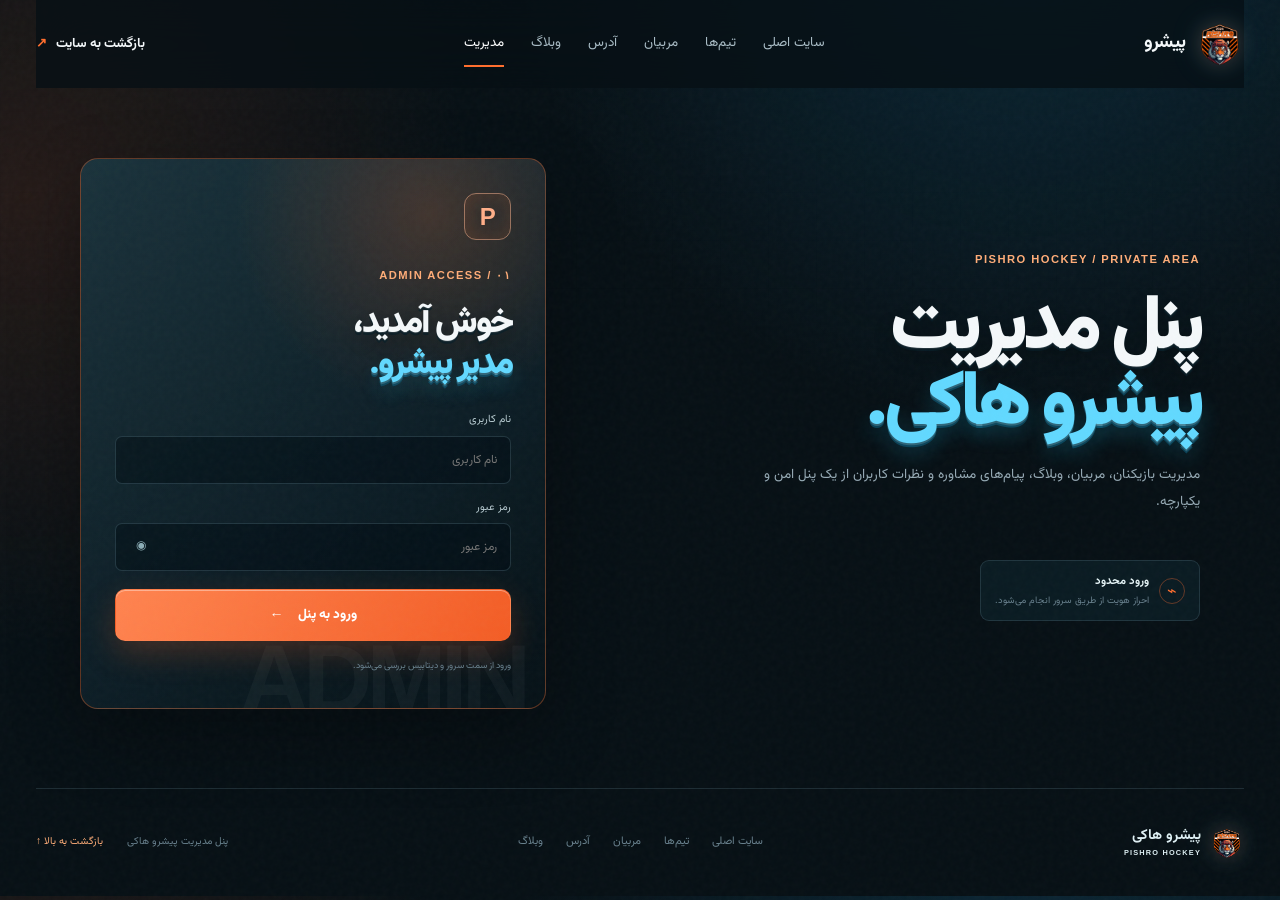
<file: admin.html>
<!doctype html>
<html lang="fa" dir="rtl">
<head>
  <meta charset="utf-8" />
  <meta name="viewport" content="width=device-width, initial-scale=1" />
  <meta name="theme-color" content="#071015" />
  <meta name="description" content="پنل مدیریت پیشرو هاکی" />
  <title>پنل مدیریت | پیشرو هاکی</title>
  <link rel="stylesheet" href="styles.css" />
</head>
<body class="admin-body">
  <div class="noise"></div>
  <div class="site-shell">
    <header class="topbar" id="topbar">
      <a class="brand" href="index.html" aria-label="بازگشت به پیشرو هاکی"><span class="brand-mark supplied-logo" aria-hidden="true"><img src="assets/gallery/pishro-logo.png" alt="" /></span><span class="brand-copy"><b>پیشرو</b></span></a>
      <nav class="main-nav" id="mainNav" aria-label="ناوبری اصلی"><a href="index.html">سایت اصلی</a><a href="teams.html">تیم‌ها</a><a href="coaches.html">مربیان</a><a href="index.html#location">آدرس</a><a href="blog.html">وبلاگ</a><a class="active" href="admin.html">مدیریت</a></nav>
      <div class="topbar-actions"><button class="icon-button menu-button" id="menuToggle" aria-label="باز کردن منو" aria-expanded="false"><span></span><span></span><span></span></button><a class="text-button" href="index.html">بازگشت به سایت <span>↗</span></a></div>
    </header>

    <main class="admin-app">
      <section class="admin-login" id="loginView">
        <div class="admin-login-copy"><div class="eyebrow">PISHRO HOCKEY / PRIVATE AREA</div><h1>پنل مدیریت<br /><span>پیشرو هاکی.</span></h1><p>مدیریت بازیکنان، مربیان، وبلاگ، پیام‌های مشاوره و نظرات کاربران از یک پنل امن و یکپارچه.</p><div class="admin-login-note"><span>⌁</span><div><b>ورود محدود</b><small>احراز هویت از طریق سرور انجام می‌شود.</small></div></div></div>
        <div class="admin-login-card"><div class="admin-shield">P</div><div class="eyebrow">ADMIN ACCESS / ۰۱</div><h2>خوش آمدید،<br /><span>مدیر پیشرو.</span></h2><form id="adminLoginForm"><label>نام کاربری<input required name="username" autocomplete="username" placeholder="نام کاربری" /></label><label>رمز عبور<div class="password-field"><input required id="adminPassword" name="password" type="password" autocomplete="current-password" placeholder="رمز عبور" /><button type="button" id="togglePassword" aria-label="نمایش رمز عبور">◉</button></div></label><button class="button button-primary" type="submit">ورود به پنل <span>←</span></button><div class="login-error" id="loginError" role="alert">نام کاربری یا رمز عبور صحیح نیست.</div></form><small class="admin-config-hint">ورود از سمت سرور و دیتابیس بررسی می‌شود.</small></div>
      </section>

      <section class="admin-dashboard" id="dashboardView" hidden>
        <div class="admin-dashboard-head"><div><div class="eyebrow">PISHRO HOCKEY / CONTROL ROOM</div><h1>مدیریت <span>پیشرو هاکی</span></h1><p>محتوا، تیم‌ها و ارتباط با مخاطبان را از اینجا کنترل کنید.</p></div><div class="admin-head-actions"><a class="button button-ghost" href="blog.html">مشاهده سایت عمومی <span>↗</span></a><button class="button button-outline" id="logoutButton">خروج از پنل <span>↗</span></button></div></div>
        <div class="admin-tabbar" id="adminTabs" role="tablist"><button class="admin-tab active" data-admin-tab="players" role="tab">بازیکنان <span id="tabPlayersCount">۰</span></button><button class="admin-tab" data-admin-tab="coaches" role="tab">مربیان <span id="tabCoachesCount">۰</span></button><button class="admin-tab" data-admin-tab="blogs" role="tab">وبلاگ‌ها <span id="tabBlogsCount">۰</span></button><button class="admin-tab" data-admin-tab="messages" role="tab">پیام‌ها <span id="tabMessagesCount">۰</span></button><button class="admin-tab" data-admin-tab="comments" role="tab">نظرات <span id="tabCommentsCount">۰</span></button></div>

        <section class="admin-panel active" data-admin-panel="players">
          <div class="admin-overview"><div><span>تیم فعال</span><strong id="adminActiveTeamName">—</strong></div><div><span>بازیکنان این تیم</span><strong id="adminActiveCount">۰</strong></div><div><span>کل بازیکنان</span><strong id="adminTotalCount">۰</strong></div><div><span>وضعیت</span><strong class="status-live">ONLINE</strong></div></div>
          <div class="admin-layout"><aside class="admin-sidebar"><div class="admin-sidebar-title"><span>تیم‌ها</span><small>انتخاب برای مدیریت</small></div><div id="adminTeamList"></div><div class="admin-sidebar-footer"><span>اطلاعات از دیتابیس</span><b>به‌صورت امن مدیریت می‌شود.</b></div></aside><section class="admin-main"><div class="admin-main-head"><div><div class="eyebrow" id="adminTeamKicker">TEAM / ۰۱</div><h2 id="adminTeamTitle">ببرهای کوچک</h2></div><button class="button button-primary" id="adminAddPlayerButton">+ افزودن بازیکن</button></div><div class="admin-tools"><div class="roster-search-wrap"><span>⌕</span><input id="adminSearch" type="search" placeholder="جست‌وجوی بازیکن..." /></div><span class="admin-tools-note">تغییرات بلافاصله در صفحه عمومی نمایش داده می‌شود.</span></div><div class="admin-roster-grid" id="adminRosterGrid"></div><section class="admin-team-gallery"><div class="content-admin-head"><div><div class="eyebrow">TEAM / GALLERY</div><h3>آلبوم تصاویر تیم</h3><p>تصویر و توضیح کوتاه هر عکس را ثبت کنید.</p></div></div><form id="adminTeamGalleryForm" class="gallery-upload-form"><input type="file" name="image" accept="image/jpeg,image/png,image/webp" required /><input type="text" name="caption" maxlength="280" placeholder="توضیح کوتاه زیر عکس" /><button class="button button-outline" type="submit">افزودن تصویر</button></form><div id="adminTeamGalleryGrid" class="team-gallery-grid"></div></section><div class="admin-empty" id="adminEmpty"><div class="empty-emblem">✦</div><h3>این تیم هنوز بازیکنی ندارد</h3><p>از دکمه افزودن بازیکن استفاده کنید تا اولین پروفایل ساخته شود.</p><button class="button button-outline" id="adminEmptyAdd">افزودن اولین بازیکن <span>＋</span></button></div></section></div>
        </section>

        <section class="admin-panel" data-admin-panel="coaches" hidden><div class="content-admin-head"><div><div class="eyebrow">PISHRO / COACHING STAFF</div><h2>مربیان</h2><p>پروفایل مربیان، تخصص و سابقه فعالیت.</p></div><button class="button button-primary" id="adminAddCoachButton">+ افزودن مربی</button></div><div class="admin-content-grid" id="adminCoachesGrid"></div><div class="admin-empty" id="adminCoachesEmpty"><div class="empty-emblem">♟</div><h3>هنوز مربی‌ای ثبت نشده است</h3><p>اولین پروفایل مربی را اضافه کنید.</p><button class="button button-outline" id="adminEmptyCoach">افزودن مربی <span>＋</span></button></div></section>

        <section class="admin-panel" data-admin-panel="blogs" hidden><div class="content-admin-head"><div><div class="eyebrow">PISHRO / JOURNAL</div><h2>مدیریت وبلاگ</h2><p>نوشتن مطلب، آلبوم تصاویر و انتشار محتوا.</p></div><button class="button button-primary" id="adminAddBlogButton">+ ایجاد مطلب جدید</button></div><div class="admin-content-grid blog-admin-grid" id="adminBlogsGrid"></div><div class="admin-empty" id="adminBlogsEmpty"><div class="empty-emblem">✎</div><h3>هنوز مطلبی ثبت نشده است</h3><p>اولین مطلب وبلاگ را ایجاد کنید.</p><button class="button button-outline" id="adminEmptyBlog">ایجاد مطلب <span>＋</span></button></div></section>

        <section class="admin-panel" data-admin-panel="messages" hidden><div class="content-admin-head"><div><div class="eyebrow">PISHRO / INBOX</div><h2>پیام‌های دریافتی</h2><p>درخواست‌های مشاوره و انتخاب پلن در این بخش ذخیره می‌شوند.</p></div><button class="button button-outline" id="refreshMessages">به‌روزرسانی <span>↻</span></button></div><div class="admin-message-list" id="adminMessagesList"></div><div class="admin-empty" id="adminMessagesEmpty"><div class="empty-emblem">✉</div><h3>پیامی وجود ندارد</h3><p>درخواست‌های جدید اینجا نمایش داده می‌شوند.</p></div></section>

        <section class="admin-panel" data-admin-panel="comments" hidden><div class="content-admin-head"><div><div class="eyebrow">PISHRO / MODERATION</div><h2>مدیریت نظرات</h2><p>نظرات قبل از نمایش عمومی در این بخش بررسی می‌شوند.</p></div><button class="button button-outline" id="refreshComments">به‌روزرسانی <span>↻</span></button></div><div class="admin-comment-list" id="adminCommentsList"></div><div class="admin-empty" id="adminCommentsEmpty"><div class="empty-emblem">◌</div><h3>نظری وجود ندارد</h3><p>نظرات مطالب وبلاگ اینجا نمایش داده می‌شوند.</p></div></section>
      </section>
    </main>

    <footer class="footer admin-footer"><div class="footer-brand"><span class="brand-mark small-mark supplied-logo"><img src="assets/gallery/pishro-logo.png" alt="" /></span><div><b>پیشرو هاکی</b><small>PISHRO HOCKEY</small></div></div><div class="footer-links"><a href="index.html">سایت اصلی</a><a href="teams.html">تیم‌ها</a><a href="coaches.html">مربیان</a><a href="index.html#location">آدرس</a><a href="blog.html">وبلاگ</a></div><div class="footer-end"><span>پنل مدیریت پیشرو هاکی</span><a href="#loginView">بازگشت به بالا ↑</a></div></footer>
  </div>

  <div class="player-modal-backdrop" id="adminPlayerModal" aria-hidden="true"><div class="player-modal" role="dialog" aria-modal="true" aria-labelledby="adminPlayerModalTitle"><button class="modal-close" id="adminCloseModal" aria-label="بستن">×</button><div class="modal-mark">✦</div><div class="eyebrow">PISHRO / PLAYER DATA</div><h2 id="adminPlayerModalTitle">افزودن بازیکن<br /><span>به فهرست تیم.</span></h2><p>اطلاعات بازیکن را ثبت کنید؛ بعداً همه بخش‌ها قابل ویرایش است.</p><form id="adminPlayerForm"><input type="hidden" name="playerId" /><div class="player-form-grid"><label>نام و نام خانوادگی<input required name="name" placeholder="مثلاً علی رضایی" /></label><label>شماره پیراهن<input name="number" type="number" min="0" max="99" placeholder="۱۸" /></label><label>سن<input required name="age" type="number" min="3" max="100" placeholder="۲۰" /></label><label>سال‌های فعالیت<input name="experience" type="number" min="0" max="80" placeholder="۳" /></label><label>پست تخصصی<select name="position"><option value="">انتخاب پست</option><option>دروازه‌بان</option><option>مدافع</option><option>مهاجم</option><option>سنتر</option><option>بازیکن آزاد</option></select></label><label>رده سنی<select name="ageGroup"><option value="">انتخاب رده</option><option>کودکان</option><option>نوجوانان</option><option>جوانان</option><option>بزرگسالان</option><option>بانوان</option></select></label></div><label class="full-field">لینک پروفایل ایران هاکی <small>اختیاری · نشانی کامل صفحه بازیکن در iranicehockey.com</small><input name="iranHockeyUrl" type="url" inputmode="url" dir="ltr" spellcheck="false" placeholder="https://iranicehockey.com/player-profile/..." pattern="https?://.+\..+" title="یک نشانی اینترنتی معتبر وارد کنید"></label><label class="full-field">معرفی کوتاه و مشخصات<textarea name="bio" rows="4" placeholder="سابقه مسابقات، افتخارات، سبک بازی و... "></textarea></label><label class="upload-field"><span>عکس بازیکن <small>اختیاری · JPG / PNG / WebP</small></span><input id="adminPlayerPhoto" name="photo" type="file" accept="image/jpeg,image/png,image/webp" /><span class="upload-box">انتخاب تصویر <b>＋</b></span></label><div class="player-photo-preview" id="adminPhotoPreview"></div><div class="player-form-actions"><button class="button button-primary" type="submit">ذخیره اطلاعات <span>✓</span></button><button class="button button-ghost" type="button" id="adminCancelModal">انصراف</button></div></form></div></div>

  <div class="coach-modal-backdrop" id="adminCoachModal" aria-hidden="true"><div class="player-modal" role="dialog" aria-modal="true" aria-labelledby="adminCoachModalTitle"><button class="modal-close" id="adminCloseCoachModal" aria-label="بستن">×</button><div class="modal-mark">♟</div><div class="eyebrow">PISHRO / COACH DATA</div><h2 id="adminCoachModalTitle">افزودن مربی<br /><span>به کادر فنی.</span></h2><form id="adminCoachForm"><input type="hidden" name="coachId" /><div class="player-form-grid"><label>نام و نام خانوادگی<input required name="name" placeholder="نام مربی" /></label><label>سمت / نقش<input name="role" placeholder="سرمربی اسکیت هاکی" /></label><label>سال‌های فعالیت<input name="years_active" type="number" min="0" max="80" placeholder="۱۰" /></label><label>تخصص‌ها<input name="specialties" placeholder="اسکیت هاکی، هاکی روی یخ" /></label></div><label class="full-field">معرفی و رزومه<textarea name="bio" rows="5" placeholder="سوابق، افتخارات و سبک مربیگری..."></textarea></label><label class="upload-field"><span>عکس مربی <small>اختیاری · JPG / PNG / WebP</small></span><input id="adminCoachPhoto" name="photo" type="file" accept="image/jpeg,image/png,image/webp" /><span class="upload-box">انتخاب تصویر <b>＋</b></span></label><div class="player-photo-preview" id="adminCoachPreview"></div><div class="player-form-actions"><button class="button button-primary" type="submit">ذخیره مربی <span>✓</span></button><button class="button button-ghost" type="button" id="adminCancelCoachModal">انصراف</button></div></form></div></div>

  <div class="blog-modal-backdrop" id="adminBlogModal" aria-hidden="true"><div class="blog-editor-modal" role="dialog" aria-modal="true" aria-labelledby="adminBlogModalTitle"><button class="modal-close" id="adminCloseBlogModal" aria-label="بستن">×</button><div class="modal-mark">✎</div><div class="eyebrow">PISHRO / BLOG EDITOR</div><h2 id="adminBlogModalTitle">ایجاد مطلب<br /><span>برای وبلاگ.</span></h2><form id="adminBlogForm"><input type="hidden" name="blogId" /><div class="blog-form-grid"><label>عنوان مطلب<input required name="title" placeholder="عنوان جذاب مطلب" /></label><label>Slug انگلیسی<input name="slug" placeholder="hockey-equipment-guide" /></label><label>دسته‌بندی<select name="category"><option value="rules">قوانین بازی</option><option value="gear">تجهیزات</option><option value="skates">اسکیت و تمرین</option><option value="training">آموزش</option><option value="news">اخبار</option></select></label><label>وضعیت انتشار<select name="status"><option value="draft">پیش‌نویس</option><option value="published">منتشرشده</option></select></label></div><label>خلاصه مطلب<textarea name="excerpt" rows="2" placeholder="خلاصه‌ای کوتاه برای کارت وبلاگ..."></textarea></label><label class="blog-editor-label">متن کامل مطلب<div class="editor-toolbar" id="editorToolbar"><button type="button" data-editor-command="bold"><b>B</b></button><button type="button" data-editor-command="italic"><i>I</i></button><button type="button" data-editor-command="formatBlock" data-editor-value="h2">H2</button><button type="button" data-editor-command="formatBlock" data-editor-value="blockquote">❝</button><button type="button" data-editor-command="insertUnorderedList">☷</button><button type="button" data-editor-command="createLink">↗</button></div><div class="blog-editor" id="blogEditor" contenteditable="true" data-placeholder="متن مطلب را اینجا بنویسید..."></div></label><div class="blog-media-fields"><label class="upload-field"><span>تصویر اصلی <small>اختیاری</small></span><input id="blogCover" name="cover" type="file" accept="image/jpeg,image/png,image/webp" /><span class="upload-box">انتخاب کاور <b>＋</b></span></label><label class="upload-field"><span>آلبوم تصاویر <small>چند تصویر قابل انتخاب است</small></span><input id="blogGallery" name="gallery[]" type="file" multiple accept="image/jpeg,image/png,image/webp" /><span class="upload-box">انتخاب آلبوم <b>＋</b></span></label></div><div class="blog-cover-preview" id="blogCoverPreview"></div><label class="editor-check"><input type="checkbox" name="replace_gallery" value="1" /> جایگزینی آلبوم قبلی با تصاویر جدید</label><div class="player-form-actions"><button class="button button-primary" type="submit">ذخیره مطلب <span>✓</span></button><button class="button button-ghost" type="button" id="adminCancelBlogModal">انصراف</button></div></form></div></div>

  <div class="toast" id="adminToast"><span>✓</span><div><b id="adminToastTitle">ذخیره شد</b><small id="adminToastText">اطلاعات با موفقیت ذخیره شد.</small></div></div>
  <script src="api-client.js"></script>
  <script src="admin.js"></script>
</body>
</html>
</file>
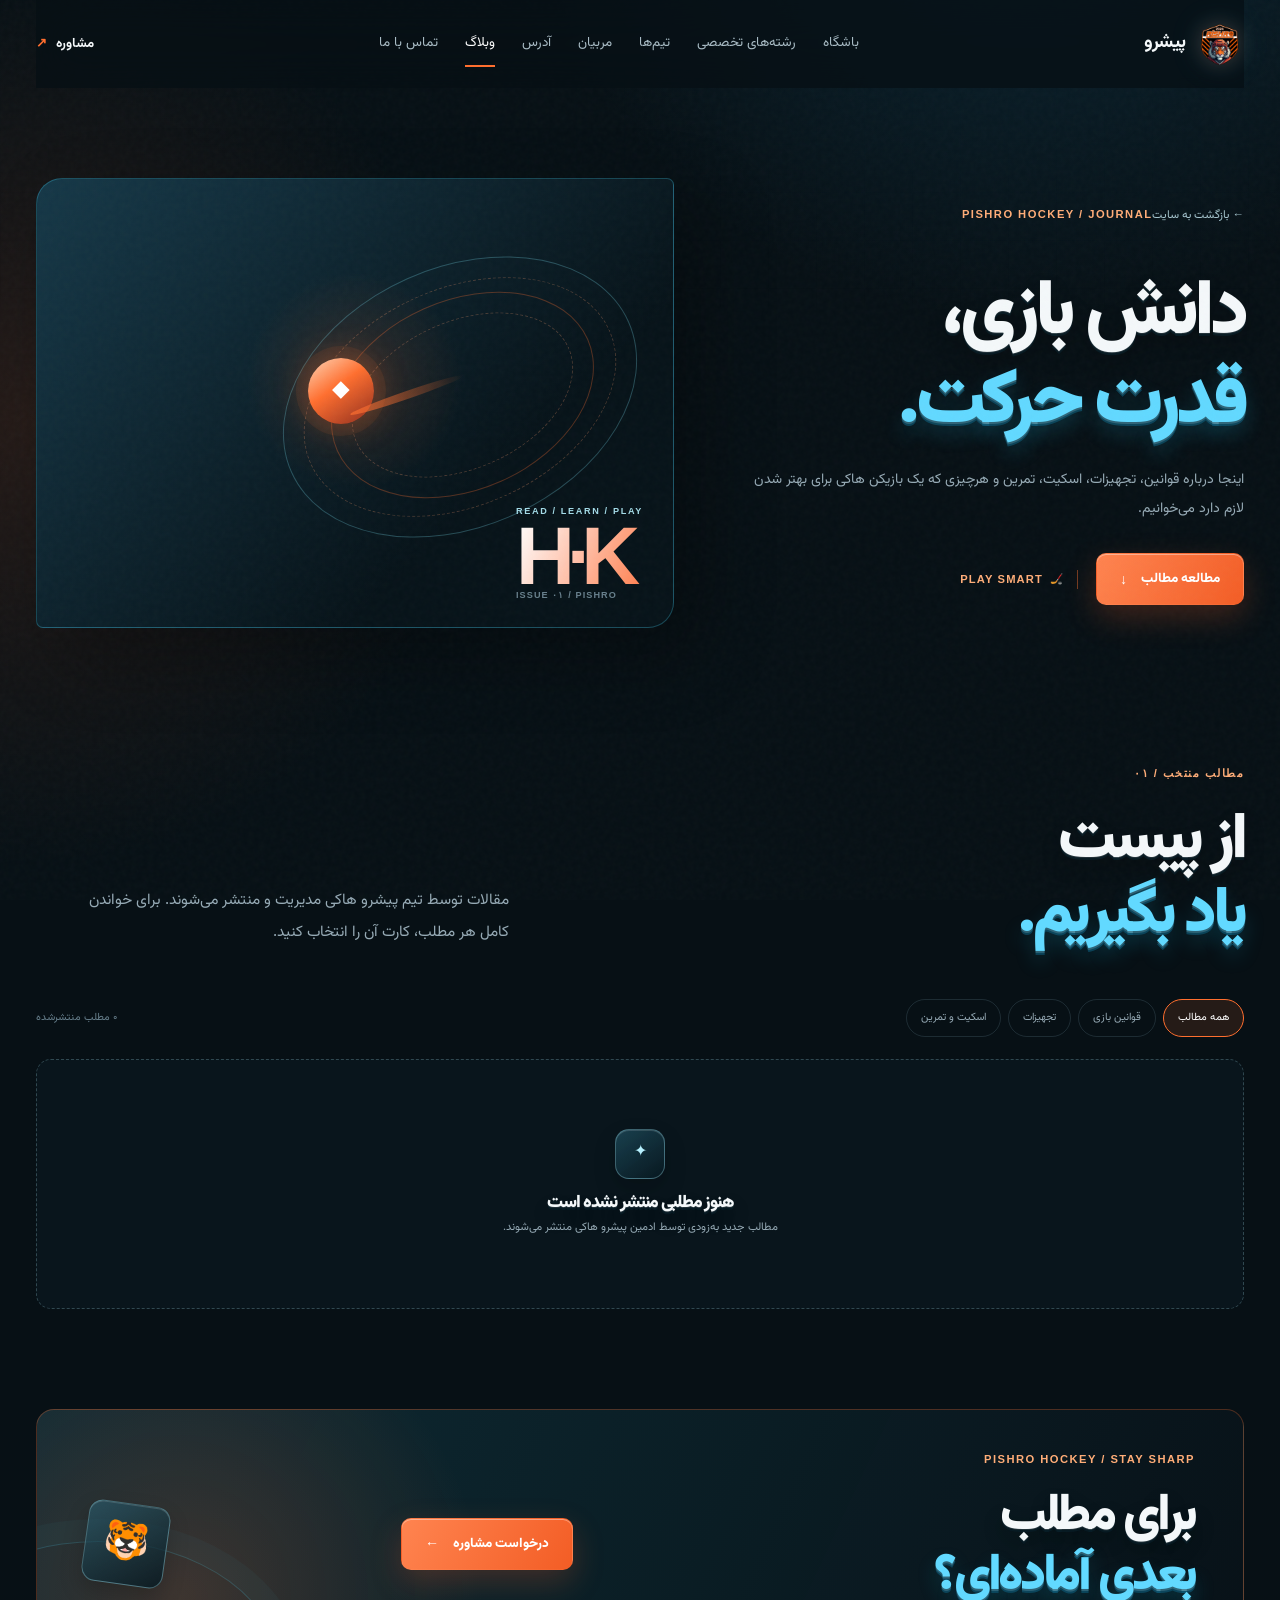
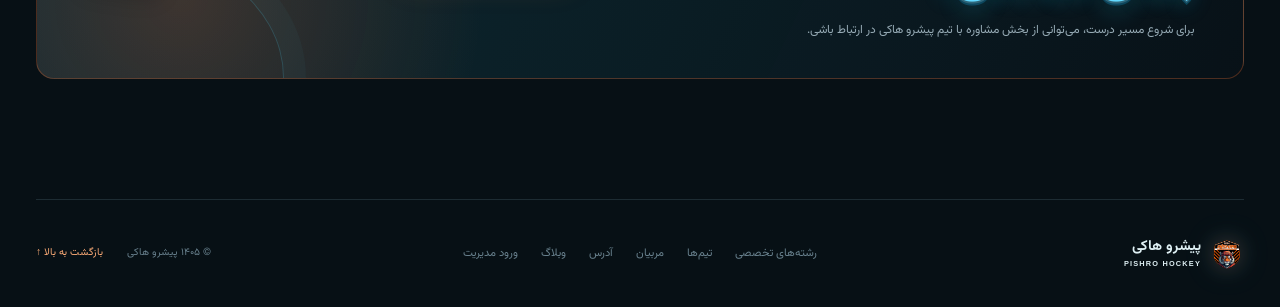
<file: blog.html>
<!doctype html>
<html lang="fa" dir="rtl">
<head>
  <meta charset="utf-8" />
  <meta name="viewport" content="width=device-width, initial-scale=1" />
  <meta name="theme-color" content="#071015" />
  <meta name="description" content="وبلاگ پیشرو هاکی؛ قوانین، آموزش، تجهیزات و اسکیت هاکی روی یخ در قزوین." />
  <link rel="canonical" href="https://pishrohockey.ir/blog.html" />
  <title>وبلاگ | پیشرو هاکی قزوین</title>
  <meta property="og:type" content="website" />
  <meta property="og:site_name" content="پیشرو هاکی" />
  <meta property="og:title" content="وبلاگ | پیشرو هاکی قزوین" />
  <meta property="og:description" content="وبلاگ پیشرو هاکی؛ قوانین، آموزش، تجهیزات و اسکیت هاکی روی یخ در قزوین." />
  <meta property="og:url" content="https://pishrohockey.ir/blog.html" />
  <meta property="og:image" content="https://pishrohockey.ir/assets/gallery/pishro-logo.png" />
  <link rel="stylesheet" href="styles.css" />
</head>
<body class="blog-page-body">
  <div class="noise"></div>
  <div class="site-shell">
    <header class="topbar" id="topbar">
      <a class="brand" href="index.html" aria-label="بازگشت به پیشرو هاکی"><span class="brand-mark supplied-logo" aria-hidden="true"><img src="assets/gallery/pishro-logo.png" alt="" /></span><span class="brand-copy"><b>پیشرو</b></span></a>
      <nav class="main-nav" id="mainNav" aria-label="ناوبری اصلی"><a href="index.html#academy">باشگاه</a><a href="index.html#programs">رشته‌های تخصصی</a><a href="teams.html">تیم‌ها</a><a href="coaches.html">مربیان</a><a href="index.html#location">آدرس</a><a class="active" href="blog.html">وبلاگ</a><a href="contact.html">تماس با ما</a></nav>
      <div class="topbar-actions"><button class="icon-button menu-button" id="menuToggle" aria-label="باز کردن منو" aria-expanded="false"><span></span><span></span><span></span></button><a class="text-button" href="index.html#contact">مشاوره <span>↗</span></a></div>
    </header>

    <main>
      <section class="blog-hero section">
        <div class="blog-hero-copy reveal"><a class="back-link" href="index.html">← بازگشت به سایت</a><div class="eyebrow">PISHRO HOCKEY / JOURNAL</div><h1>دانش بازی،<br /><span>قدرت حرکت.</span></h1><p>اینجا درباره قوانین، تجهیزات، اسکیت، تمرین و هرچیزی که یک بازیکن هاکی برای بهتر شدن لازم دارد می‌خوانیم.</p><div class="blog-hero-actions"><a class="button button-primary" href="#blogGrid">مطالعه مطالب <span>↓</span></a><span class="blog-hero-stamp">🏒<b>PLAY SMART</b></span></div></div>
        <div class="blog-hero-art reveal reveal-delay-1"><div class="blog-orbit orbit-one"></div><div class="blog-orbit orbit-two"></div><div class="blog-puck">◆</div><div class="blog-art-copy"><span>READ / LEARN / PLAY</span><strong>H·K</strong><small>ISSUE ۰۱ / PISHRO</small></div></div>
      </section>

      <section class="section blog-list-section" id="blogGridSection">
        <div class="section-heading split-heading reveal"><div><div class="eyebrow">۰۱ / مطالب منتخب</div><h2>از پیست<br /><span>یاد بگیریم.</span></h2></div><p>مقالات توسط تیم پیشرو هاکی مدیریت و منتشر می‌شوند. برای خواندن کامل هر مطلب، کارت آن را انتخاب کنید.</p></div>
        <div class="blog-toolbar reveal"><div class="blog-filters"><button class="blog-filter active" data-blog-filter="all">همه مطالب</button><button class="blog-filter" data-blog-filter="rules">قوانین بازی</button><button class="blog-filter" data-blog-filter="gear">تجهیزات</button><button class="blog-filter" data-blog-filter="skates">اسکیت و تمرین</button></div><div class="blog-result-count"><span id="blogCount">۰</span> مطلب منتشرشده</div></div>
        <div class="featured-blog-slot" id="featuredBlogSlot"></div>
        <div class="blog-grid" id="blogGrid"></div>
        <div class="blog-empty" id="blogEmpty"><div class="empty-emblem">✦</div><h3>هنوز مطلبی منتشر نشده است</h3><p>مطالب جدید به‌زودی توسط ادمین پیشرو هاکی منتشر می‌شوند.</p></div>
      </section>

      <section class="section blog-newsletter-section"><div class="blog-newsletter reveal"><div><div class="eyebrow">PISHRO HOCKEY / STAY SHARP</div><h2>برای مطلب<br /><span>بعدی آماده‌ای؟</span></h2><p>برای شروع مسیر درست، می‌توانی از بخش مشاوره با تیم پیشرو هاکی در ارتباط باشی.</p></div><a class="button button-primary" href="index.html#contact">درخواست مشاوره <span>←</span></a><div class="blog-newsletter-mark">🐯</div></div></section>
    </main>

    <footer class="footer"><div class="footer-brand"><span class="brand-mark small-mark supplied-logo"><img src="assets/gallery/pishro-logo.png" alt="" /></span><div><b>پیشرو هاکی</b><small>PISHRO HOCKEY</small></div></div><div class="footer-links"><a href="index.html#programs">رشته‌های تخصصی</a><a href="teams.html">تیم‌ها</a><a href="coaches.html">مربیان</a><a href="index.html#location">آدرس</a><a href="blog.html">وبلاگ</a><a href="admin.html">ورود مدیریت</a></div><div class="footer-end"><span>© ۱۴۰۵ پیشرو هاکی</span><a href="#blogGridSection">بازگشت به بالا ↑</a></div></footer>
  </div>
  <script src="api-client.js"></script>
  <script src="blog.js"></script>
</body>
</html>
</file>
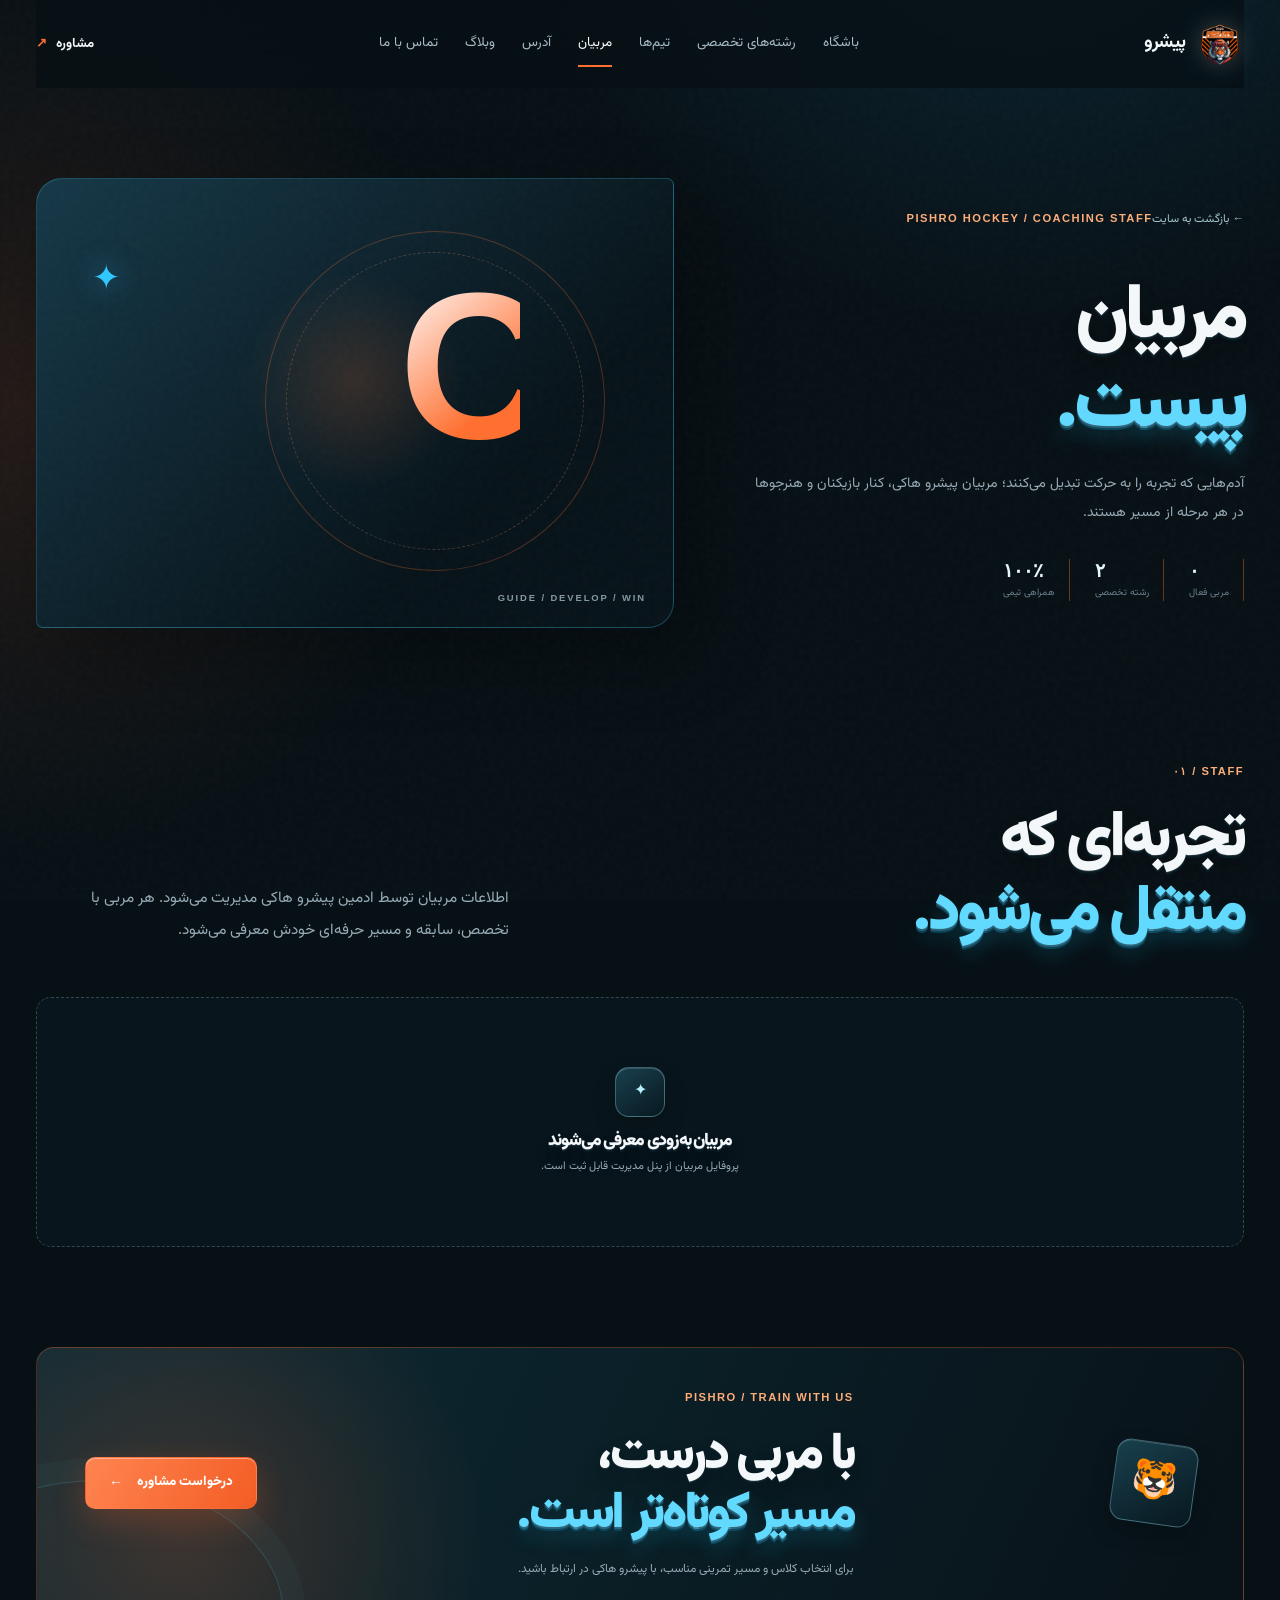
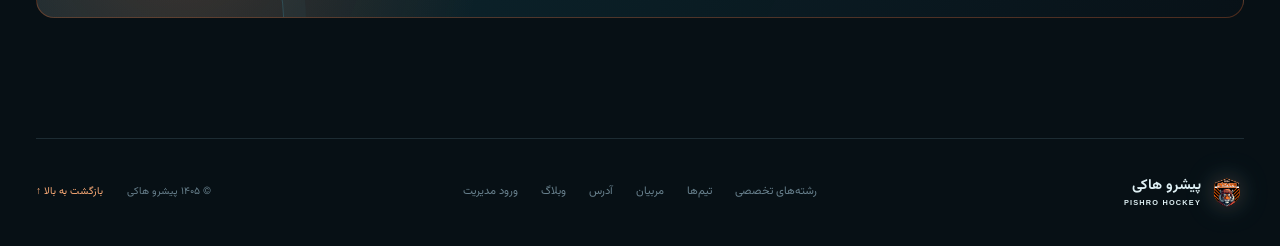
<file: coaches.html>
<!doctype html>
<html lang="fa" dir="rtl">
<head>
  <meta charset="utf-8" />
  <meta name="viewport" content="width=device-width, initial-scale=1" />
  <meta name="theme-color" content="#071015" />
  <meta name="description" content="مربیان باشگاه پیشرو هاکی در قزوین؛ تیم مربیان حرفه‌ای اسکیت و هاکی روی یخ." />
  <link rel="canonical" href="https://pishrohockey.ir/coaches.html" />
  <title>مربیان | پیشرو هاکی قزوین</title>
  <meta property="og:type" content="website" />
  <meta property="og:site_name" content="پیشرو هاکی" />
  <meta property="og:title" content="مربیان | پیشرو هاکی قزوین" />
  <meta property="og:description" content="مربیان باشگاه پیشرو هاکی در قزوین؛ تیم مربیان حرفه‌ای اسکیت و هاکی روی یخ." />
  <meta property="og:url" content="https://pishrohockey.ir/coaches.html" />
  <meta property="og:image" content="https://pishrohockey.ir/assets/gallery/pishro-logo.png" />
  <link rel="stylesheet" href="styles.css" />
</head>
<body class="coaches-page-body">
  <div class="noise"></div>
  <div class="site-shell">
    <header class="topbar" id="topbar">
      <a class="brand" href="index.html" aria-label="بازگشت به پیشرو هاکی"><span class="brand-mark supplied-logo" aria-hidden="true"><img src="assets/gallery/pishro-logo.png" alt="" /></span><span class="brand-copy"><b>پیشرو</b></span></a>
      <nav class="main-nav" id="mainNav" aria-label="ناوبری اصلی"><a href="index.html#academy">باشگاه</a><a href="index.html#programs">رشته‌های تخصصی</a><a href="teams.html">تیم‌ها</a><a class="active" href="coaches.html">مربیان</a><a href="index.html#location">آدرس</a><a href="blog.html">وبلاگ</a><a href="contact.html">تماس با ما</a></nav>
      <div class="topbar-actions"><button class="icon-button menu-button" id="menuToggle" aria-label="باز کردن منو" aria-expanded="false"><span></span><span></span><span></span></button><a class="text-button" href="index.html#contact">مشاوره <span>↗</span></a></div>
    </header>

    <main>
      <section class="coaches-hero section"><div class="coaches-hero-copy reveal"><a class="back-link" href="index.html">← بازگشت به سایت</a><div class="eyebrow">PISHRO HOCKEY / COACHING STAFF</div><h1>مربیان<br /><span>پیست.</span></h1><p>آدم‌هایی که تجربه را به حرکت تبدیل می‌کنند؛ مربیان پیشرو هاکی، کنار بازیکنان و هنرجوها در هر مرحله از مسیر هستند.</p><div class="coaches-hero-stats"><span><b id="coachCount">۰</b><small>مربی فعال</small></span><span><b>۲</b><small>رشته تخصصی</small></span><span><b>۱۰۰٪</b><small>همراهی تیمی</small></span></div></div><div class="coaches-hero-art reveal reveal-delay-1"><div class="coach-art-circle"></div><span class="coach-art-letter">C</span><span class="coach-art-label">GUIDE / DEVELOP / WIN</span><div class="coach-art-puck">✦</div></div></section>

      <section class="section coaches-list-section" id="coachGridSection"><div class="section-heading split-heading reveal"><div><div class="eyebrow">۰۱ / STAFF</div><h2>تجربه‌ای که<br /><span>منتقل می‌شود.</span></h2></div><p>اطلاعات مربیان توسط ادمین پیشرو هاکی مدیریت می‌شود. هر مربی با تخصص، سابقه و مسیر حرفه‌ای خودش معرفی می‌شود.</p></div><div class="coaches-grid" id="coachesGrid"></div><div class="coaches-empty" id="coachesEmpty"><div class="empty-emblem">✦</div><h3>مربیان به‌زودی معرفی می‌شوند</h3><p>پروفایل مربیان از پنل مدیریت قابل ثبت است.</p></div></section>

      <section class="section coach-cta-section"><div class="coach-cta reveal"><div class="coach-cta-mark">🐯</div><div><div class="eyebrow">PISHRO / TRAIN WITH US</div><h2>با مربی درست،<br /><span>مسیر کوتاه‌تر است.</span></h2><p>برای انتخاب کلاس و مسیر تمرینی مناسب، با پیشرو هاکی در ارتباط باشید.</p></div><a class="button button-primary" href="index.html#contact">درخواست مشاوره <span>←</span></a></div></section>
    </main>

    <footer class="footer"><div class="footer-brand"><span class="brand-mark small-mark supplied-logo"><img src="assets/gallery/pishro-logo.png" alt="" /></span><div><b>پیشرو هاکی</b><small>PISHRO HOCKEY</small></div></div><div class="footer-links"><a href="index.html#programs">رشته‌های تخصصی</a><a href="teams.html">تیم‌ها</a><a href="coaches.html">مربیان</a><a href="index.html#location">آدرس</a><a href="blog.html">وبلاگ</a><a href="admin.html">ورود مدیریت</a></div><div class="footer-end"><span>© ۱۴۰۵ پیشرو هاکی</span><a href="#coachGridSection">بازگشت به بالا ↑</a></div></footer>
  </div>
  <script src="api-client.js"></script>
  <script src="coaches.js"></script>
</body>
</html>
</file>
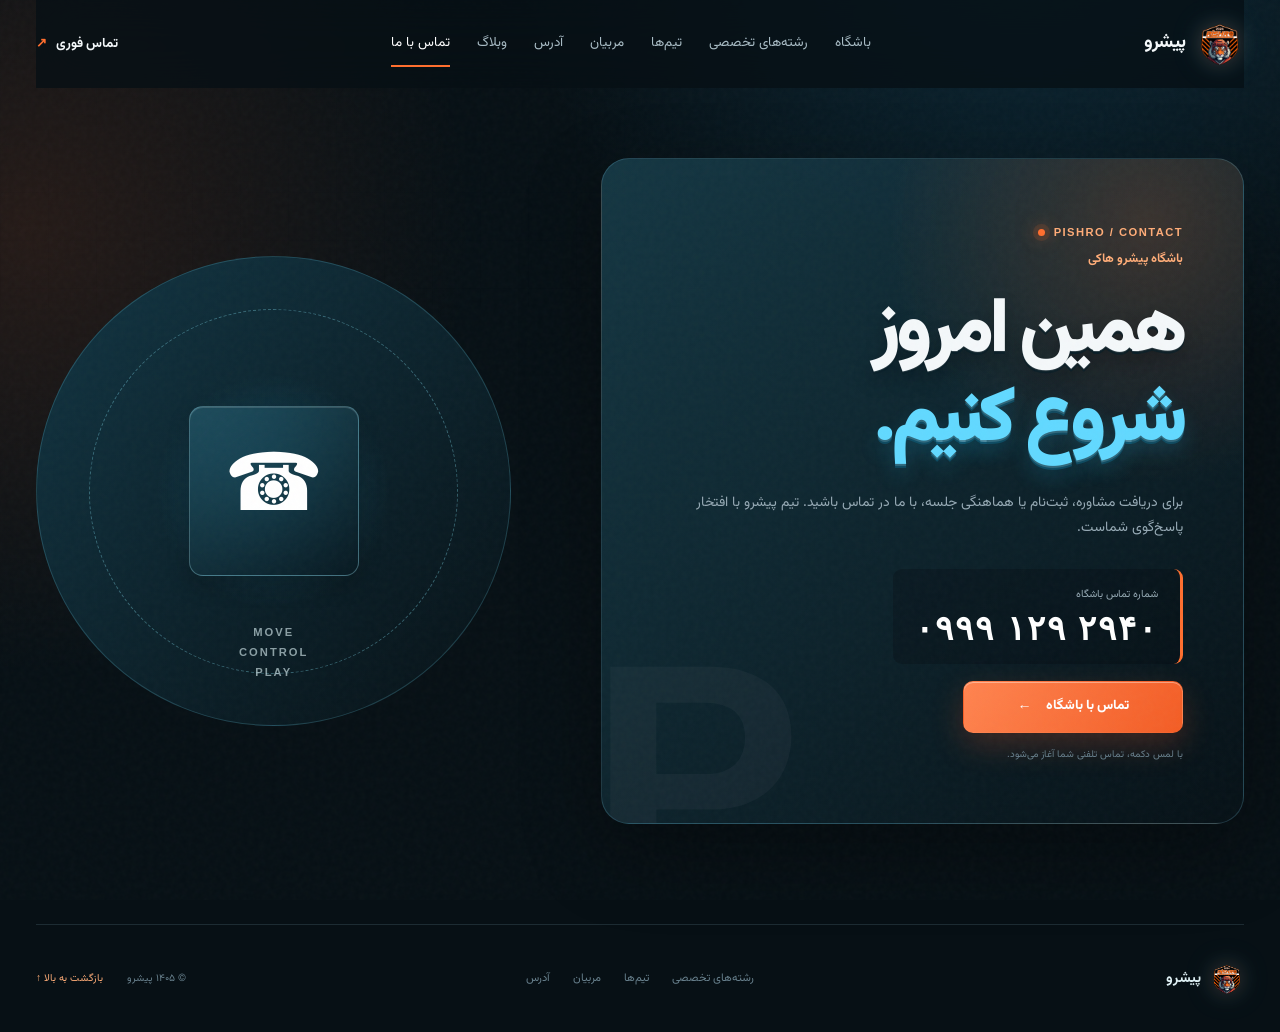
<file: contact.html>
<!doctype html>
<html lang="fa" dir="rtl">
<head>
  <meta charset="utf-8" />
  <meta name="viewport" content="width=device-width, initial-scale=1" />
  <meta name="theme-color" content="#071015" />
  <meta name="description" content="اطلاعات تماس و آدرس باشگاه پیشرو هاکی در قزوین." />
  <link rel="canonical" href="https://pishrohockey.ir/contact.html" />
  <title>تماس با ما | پیشرو هاکی قزوین</title>
  <meta property="og:type" content="website" />
  <meta property="og:site_name" content="پیشرو هاکی" />
  <meta property="og:title" content="تماس با ما | پیشرو هاکی قزوین" />
  <meta property="og:description" content="اطلاعات تماس و آدرس باشگاه پیشرو هاکی در قزوین." />
  <meta property="og:url" content="https://pishrohockey.ir/contact.html" />
  <meta property="og:image" content="https://pishrohockey.ir/assets/gallery/pishro-logo.png" />
  <link rel="stylesheet" href="styles.css" />
</head>
<body>
  <div class="noise"></div>
  <div class="site-shell">
    <header class="topbar" id="topbar">
      <a class="brand" href="index.html" aria-label="بازگشت به پیشرو"><span class="brand-mark supplied-logo" aria-hidden="true"><img src="assets/gallery/pishro-logo.png" alt="" /></span><span class="brand-copy"><b>پیشرو</b></span></a>
      <nav class="main-nav" id="mainNav" aria-label="ناوبری اصلی"><a href="index.html#academy">باشگاه</a><a href="index.html#programs">رشته‌های تخصصی</a><a href="teams.html">تیم‌ها</a><a href="coaches.html">مربیان</a><a href="index.html#location">آدرس</a><a href="blog.html">وبلاگ</a><a class="active" href="contact.html">تماس با ما</a></nav>
      <div class="topbar-actions"><button class="icon-button menu-button" id="menuToggle" aria-label="باز کردن منو" aria-expanded="false"><span></span><span></span><span></span></button><a class="text-button" href="tel:09991292940">تماس فوری <span>↗</span></a></div>
    </header>
    <main>
      <section class="contact-page-hero section">
        <div class="contact-page-card reveal">
          <div class="eyebrow"><span class="pulse-dot"></span> PISHRO / CONTACT</div>
          <p class="contact-kicker">باشگاه پیشرو هاکی</p>
          <h1>همین امروز<br><span>شروع کنیم.</span></h1>
          <p>برای دریافت مشاوره، ثبت‌نام یا هماهنگی جلسه، با ما در تماس باشید. تیم پیشرو با افتخار پاسخ‌گوی شماست.</p>
          <div class="contact-number-card"><span>شماره تماس باشگاه</span><b>۰۹۹۹ ۱۲۹ ۲۹۴۰</b></div>
          <a class="button button-primary call-now-button" href="tel:09991292940">تماس با باشگاه <span>←</span></a>
          <small>با لمس دکمه، تماس تلفنی شما آغاز می‌شود.</small>
        </div>
        <div class="contact-page-art reveal reveal-delay-1"><div class="contact-orbit one"></div><div class="contact-orbit two"></div><div class="contact-symbol">☎</div><span>MOVE<br>CONTROL<br>PLAY</span></div>
      </section>
    </main>
    <footer class="footer"><div class="footer-brand"><span class="brand-mark small-mark supplied-logo"><img src="assets/gallery/pishro-logo.png" alt="" /></span><div><b>پیشرو</b></div></div><div class="footer-links"><a href="index.html#programs">رشته‌های تخصصی</a><a href="teams.html">تیم‌ها</a><a href="coaches.html">مربیان</a><a href="index.html#location">آدرس</a></div><div class="footer-end"><span>© ۱۴۰۵ پیشرو</span><a href="#topbar">بازگشت به بالا ↑</a></div></footer>
  </div>
  <script src="app.js"></script>
</body>
</html>
</file>
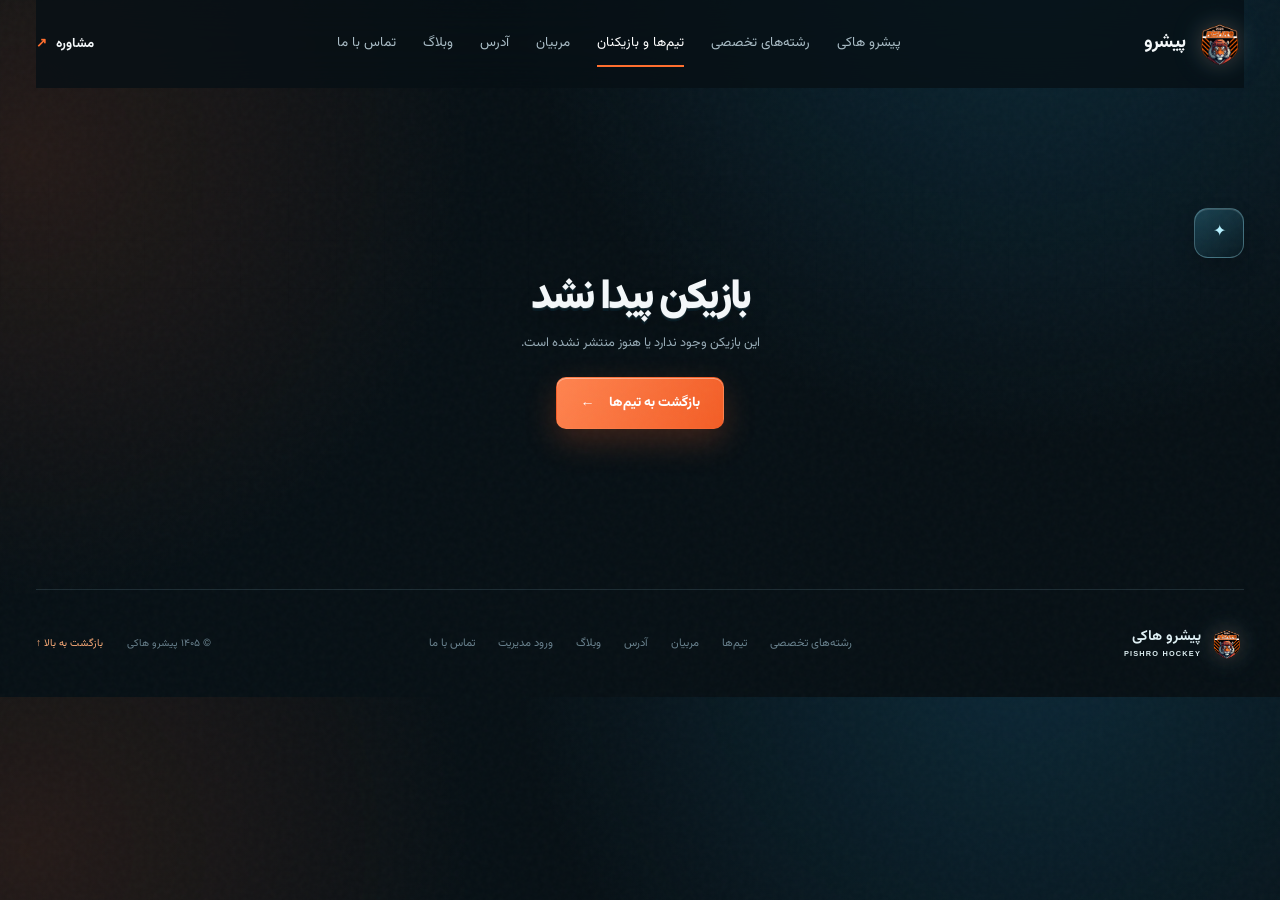
<file: player.html>
<!doctype html>
<html lang="fa" dir="rtl">
<head>
  <meta charset="utf-8" />
  <meta name="viewport" content="width=device-width, initial-scale=1" />
  <meta name="theme-color" content="#071015" />
  <meta name="description" content="پروفایل بازیکن پیشرو هاکی" />
  <title>بازیکن | پیشرو هاکی</title>
  <link rel="stylesheet" href="styles.css" />
  <style>
    .player-profile-hero { min-height: 520px; display: grid; grid-template-columns: .95fr 1.05fr; align-items: center; gap: 48px; padding-top: 70px; }
    .player-profile-copy { max-width: 560px; }
    .player-profile-copy h1 { margin: 17px 0 14px; font-size: clamp(3rem, 6vw, 5.4rem); line-height: .98; }
    .player-profile-copy > p { max-width: 480px; color: var(--muted); font-size: .85rem; line-height: 2; }
    .player-profile-actions { display: flex; flex-wrap: wrap; gap: 10px; margin-top: 27px; }
    .player-profile-actions .button { min-height: 48px; font-size: .72rem; }
    .player-profile-photo { position: relative; min-height: 445px; overflow: hidden; border: 1px solid rgba(121,215,236,.24); border-radius: 24px 7px 24px 7px; background: #0b1e28; box-shadow: 25px 25px 70px rgba(0,0,0,.3); }
    .player-profile-photo img { width: 100%; height: 100%; min-height: 445px; object-fit: cover; filter: saturate(1.14) contrast(1.05); }
    .player-profile-photo .player-initials { min-height: 445px; }
    .player-profile-photo .overlay { position: absolute; inset: 0; background: linear-gradient(90deg, rgba(5,13,17,.72), transparent 50%), linear-gradient(0deg, rgba(5,13,17,.6), transparent 45%); }
    .player-profile-jersey { position: absolute; z-index: 2; left: 25px; top: 16px; color: rgba(255,255,255,.2); font: 900 6.5rem/.8 var(--font-en); direction: ltr; }
    .player-profile-label { position: absolute; z-index: 2; right: 23px; bottom: 18px; color: rgba(238,249,250,.68); font: 600 .58rem var(--font-en); letter-spacing: .18em; direction: ltr; }
    .player-profile-metrics { display: grid; grid-template-columns: repeat(5,1fr); padding: 22px 0; border-top: 1px solid var(--line); border-bottom: 1px solid var(--line); }
    .player-profile-metrics > div { display: flex; flex-direction: column; align-items: center; gap: 4px; border-left: 1px solid var(--line); }
    .player-profile-metrics > div:last-child { border-left: 0; }
    .player-profile-metrics span { color: var(--muted-2); font-size: .64rem; }
    .player-profile-metrics strong { color: #e0f5f7; font-size: .88rem; }
    .player-profile-bio { padding-top: 100px; }
    .player-profile-bio .bio-card { max-width: 860px; margin-top: 26px; padding: 28px 30px; border: 1px solid var(--line); border-radius: 16px; background: linear-gradient(145deg, rgba(27,52,63,.62), rgba(8,18,25,.72)); }
    .player-profile-bio .bio-card p { margin: 0; color: #cfe3e9; font-size: .82rem; line-height: 2.2; white-space: pre-line; }
    .player-profile-notfound { padding: 120px 0 160px; text-align: center; }
    .player-profile-notfound h2 { margin: 16px 0 10px; font-size: 2.6rem; }
    .player-profile-notfound p { margin: 0 0 22px; color: var(--muted); font-size: .8rem; }
    @media (max-width: 860px) { .player-profile-hero { grid-template-columns: 1fr; gap: 34px; min-height: auto; padding-top: 50px; } .player-profile-photo { min-height: 330px; } .player-profile-photo img, .player-profile-photo .player-initials { min-height: 330px; } .player-profile-metrics { grid-template-columns: repeat(3,1fr); gap: 18px 0; } .player-profile-metrics > div:nth-child(3) { border-left: 0; } }
    @media (max-width: 560px) { .player-profile-copy h1 { font-size: 3rem; } .player-profile-metrics { grid-template-columns: repeat(2,1fr); } .player-profile-metrics > div:nth-child(2n) { border-left: 0; } .player-profile-metrics > div:nth-child(n+3) { border-top: 1px solid var(--line); padding-top: 16px; } }
  </style>
</head>
<body class="roster-page-body">
  <div class="noise"></div>
  <div class="site-shell">
    <header class="topbar" id="topbar">
      <a class="brand" href="index.html" aria-label="بازگشت به پیشرو هاکی"><span class="brand-mark supplied-logo" aria-hidden="true"><img src="assets/gallery/pishro-logo.png" alt="" /></span><span class="brand-copy"><b>پیشرو</b></span></a>
      <nav class="main-nav" id="mainNav" aria-label="ناوبری اصلی"><a href="index.html#academy">پیشرو هاکی</a><a href="index.html#programs">رشته‌های تخصصی</a><a class="active" href="teams.html">تیم‌ها و بازیکنان</a><a href="coaches.html">مربیان</a><a href="index.html#location">آدرس</a><a href="blog.html">وبلاگ</a><a href="contact.html">تماس با ما</a></nav>
      <div class="topbar-actions"><button class="icon-button menu-button" id="menuToggle" aria-label="باز کردن منو" aria-expanded="false"><span></span><span></span><span></span></button><a class="text-button" href="index.html#contact">مشاوره <span>↗</span></a></div>
    </header>

    <main id="playerProfileApp"></main>

    <footer class="footer"><div class="footer-brand"><span class="brand-mark small-mark supplied-logo"><img src="assets/gallery/pishro-logo.png" alt="" /></span><div><b>پیشرو هاکی</b><small>PISHRO HOCKEY</small></div></div><div class="footer-links"><a href="index.html#programs">رشته‌های تخصصی</a><a href="teams.html">تیم‌ها</a><a href="coaches.html">مربیان</a><a href="index.html#location">آدرس</a><a href="blog.html">وبلاگ</a><a href="admin.html">ورود مدیریت</a><a href="contact.html">تماس با ما</a></div><div class="footer-end"><span>© ۱۴۰۵ پیشرو هاکی</span><a href="#playerProfileApp">بازگشت به بالا ↑</a></div></footer>
  </div>
  <script src="api-client.js"></script>
  <script src="player.js"></script>
</body>
</html>
</file>
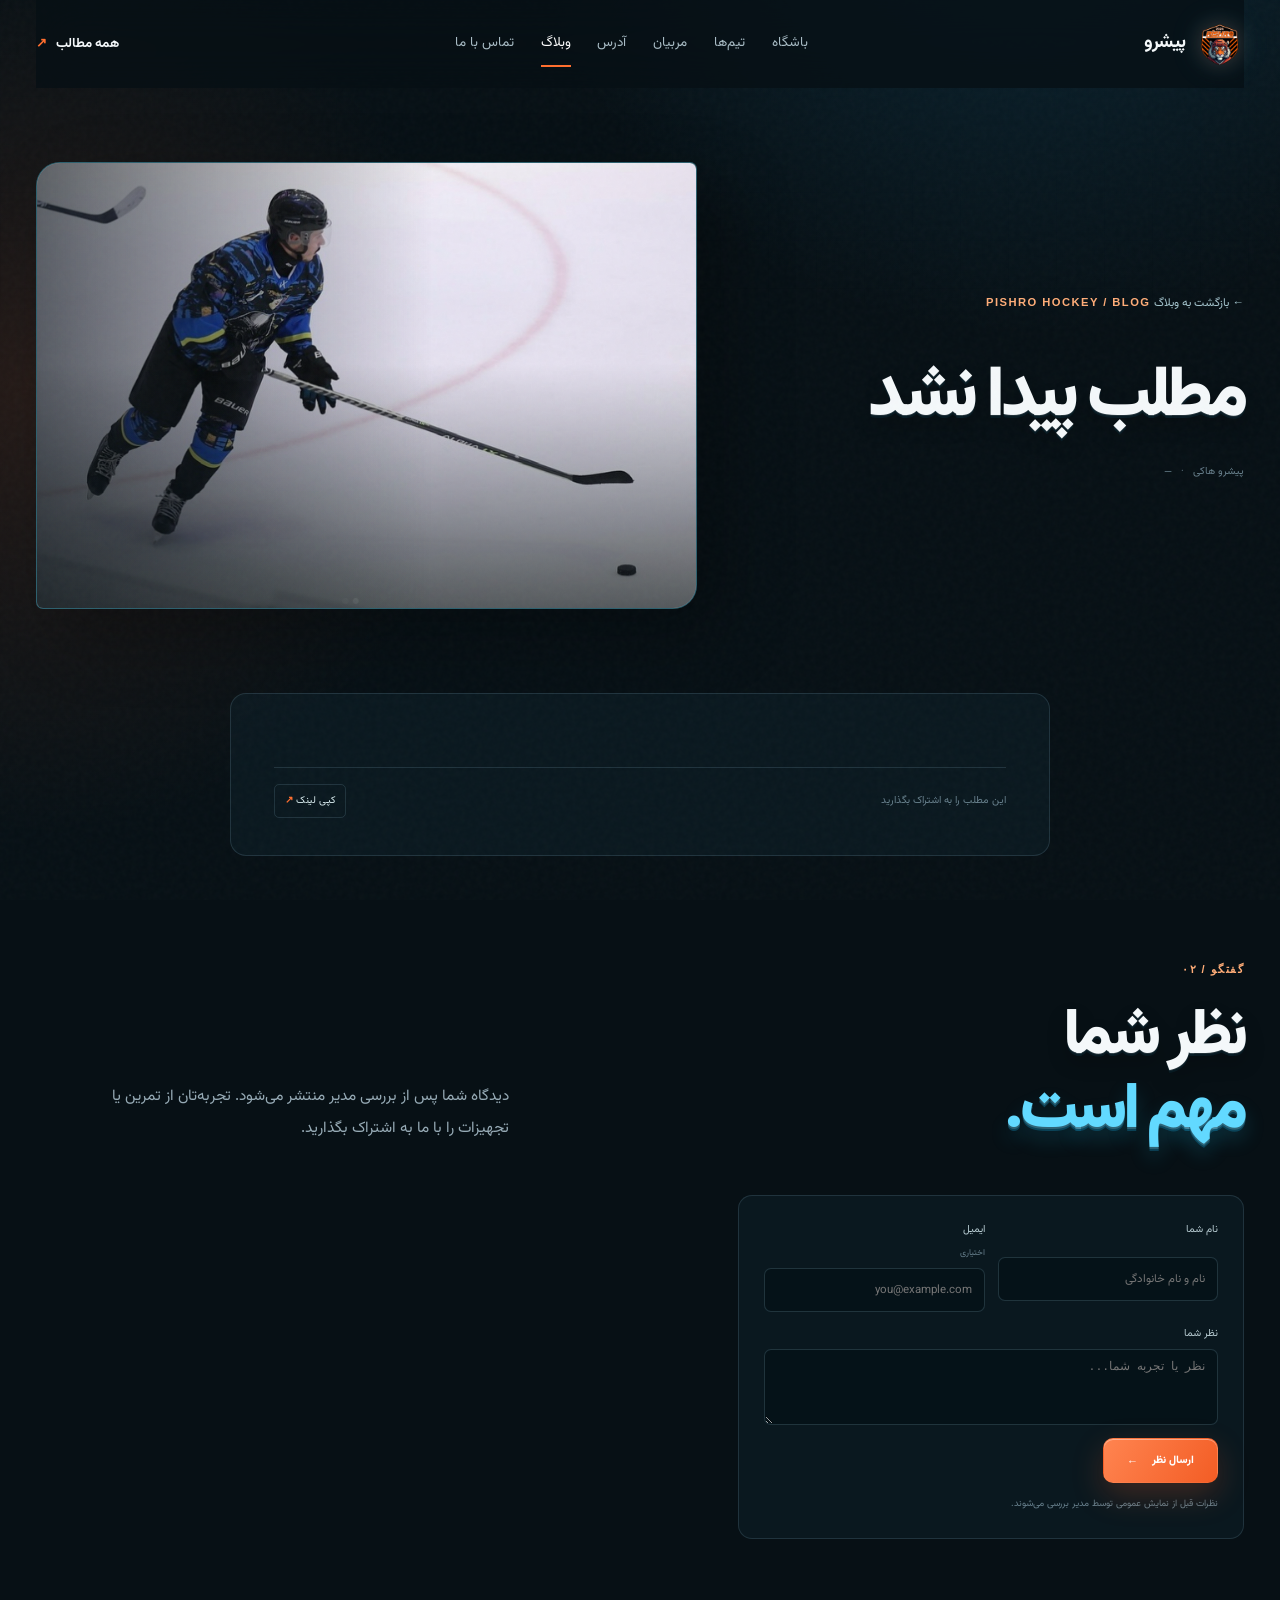
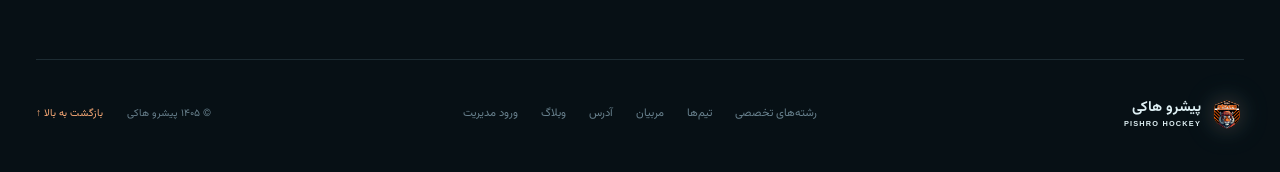
<file: post.html>
<!doctype html>
<html lang="fa" dir="rtl">
<head>
  <meta charset="utf-8" />
  <meta name="viewport" content="width=device-width, initial-scale=1" />
  <meta name="theme-color" content="#071015" />
  <meta name="description" content="مقاله وبلاگ پیشرو هاکی" />
  <title>مقاله | پیشرو هاکی</title>
  <link rel="stylesheet" href="styles.css" />
</head>
<body class="post-page-body">
  <div class="noise"></div>
  <div class="site-shell">
    <header class="topbar" id="topbar">
      <a class="brand" href="index.html" aria-label="بازگشت به پیشرو هاکی"><span class="brand-mark supplied-logo" aria-hidden="true"><img src="assets/gallery/pishro-logo.png" alt="" /></span><span class="brand-copy"><b>پیشرو</b></span></a>
      <nav class="main-nav" id="mainNav" aria-label="ناوبری اصلی"><a href="index.html#academy">باشگاه</a><a href="teams.html">تیم‌ها</a><a href="coaches.html">مربیان</a><a href="index.html#location">آدرس</a><a class="active" href="blog.html">وبلاگ</a><a href="contact.html">تماس با ما</a></nav>
      <div class="topbar-actions"><button class="icon-button menu-button" id="menuToggle" aria-label="باز کردن منو" aria-expanded="false"><span></span><span></span><span></span></button><a class="text-button" href="blog.html">همه مطالب <span>↗</span></a></div>
    </header>

    <main id="postApp">
      <section class="post-hero section" id="postHero">
        <div class="post-hero-copy reveal">
          <a class="back-link" href="blog.html">← بازگشت به وبلاگ</a>
          <div class="eyebrow" id="postCategory">PISHRO HOCKEY / BLOG</div>
          <h1 id="postTitle">در حال بارگذاری...</h1>
          <p id="postExcerpt"></p>
          <div class="post-meta-line"><span>پیشرو هاکی</span><span>·</span><span id="postDate">—</span></div>
        </div>
        <div class="post-cover reveal reveal-delay-1">
          <img id="postCover" src="assets/gallery/hero-ice-player.png" alt="" />
          <span></span>
        </div>
      </section>

      <section class="section post-body-section">
        <article class="post-content-wrap reveal">
          <div class="post-content" id="postContent"></div>
          <div class="post-gallery" id="postGallery"></div>
          <div class="post-share-row"><span>این مطلب را به اشتراک بگذارید</span><button id="copyPostLink">کپی لینک <b>↗</b></button></div>
        </article>
      </section>

      <section class="section comment-section" id="comments">
        <div class="section-heading split-heading reveal"><div><div class="eyebrow">۰۲ / گفتگو</div><h2>نظر شما<br /><span>مهم است.</span></h2></div><p>دیدگاه شما پس از بررسی مدیر منتشر می‌شود. تجربه‌تان از تمرین یا تجهیزات را با ما به اشتراک بگذارید.</p></div>
        <div class="comment-layout">
          <form class="comment-form reveal" id="commentForm"><input type="hidden" name="slug" /><label>نام شما<input required name="name" placeholder="نام و نام خانوادگی" /></label><label>ایمیل <small>اختیاری</small><input type="email" name="email" placeholder="you@example.com" /></label><label class="comment-full">نظر شما<textarea required name="body" rows="5" placeholder="نظر یا تجربه شما..."></textarea></label><input class="hp-field" type="text" name="website" tabindex="-1" autocomplete="off" /><button class="button button-primary" type="submit">ارسال نظر <span>←</span></button><small class="comment-note">نظرات قبل از نمایش عمومی توسط مدیر بررسی می‌شوند.</small></form>
          <div class="comments-list reveal reveal-delay-1" id="commentsList"></div>
        </div>
      </section>
    </main>

    <footer class="footer"><div class="footer-brand"><span class="brand-mark small-mark supplied-logo"><img src="assets/gallery/pishro-logo.png" alt="" /></span><div><b>پیشرو هاکی</b><small>PISHRO HOCKEY</small></div></div><div class="footer-links"><a href="index.html#programs">رشته‌های تخصصی</a><a href="teams.html">تیم‌ها</a><a href="coaches.html">مربیان</a><a href="index.html#location">آدرس</a><a href="blog.html">وبلاگ</a><a href="admin.html">ورود مدیریت</a></div><div class="footer-end"><span>© ۱۴۰۵ پیشرو هاکی</span><a href="#postHero">بازگشت به بالا ↑</a></div></footer>
  </div>
  <div class="toast" id="postToast"><span>✓</span><div><b>نظر شما ثبت شد</b><small>پس از تأیید مدیر منتشر می‌شود.</small></div></div>
  <script src="api-client.js"></script>
  <script src="post.js"></script>
</body>
</html>
</file>
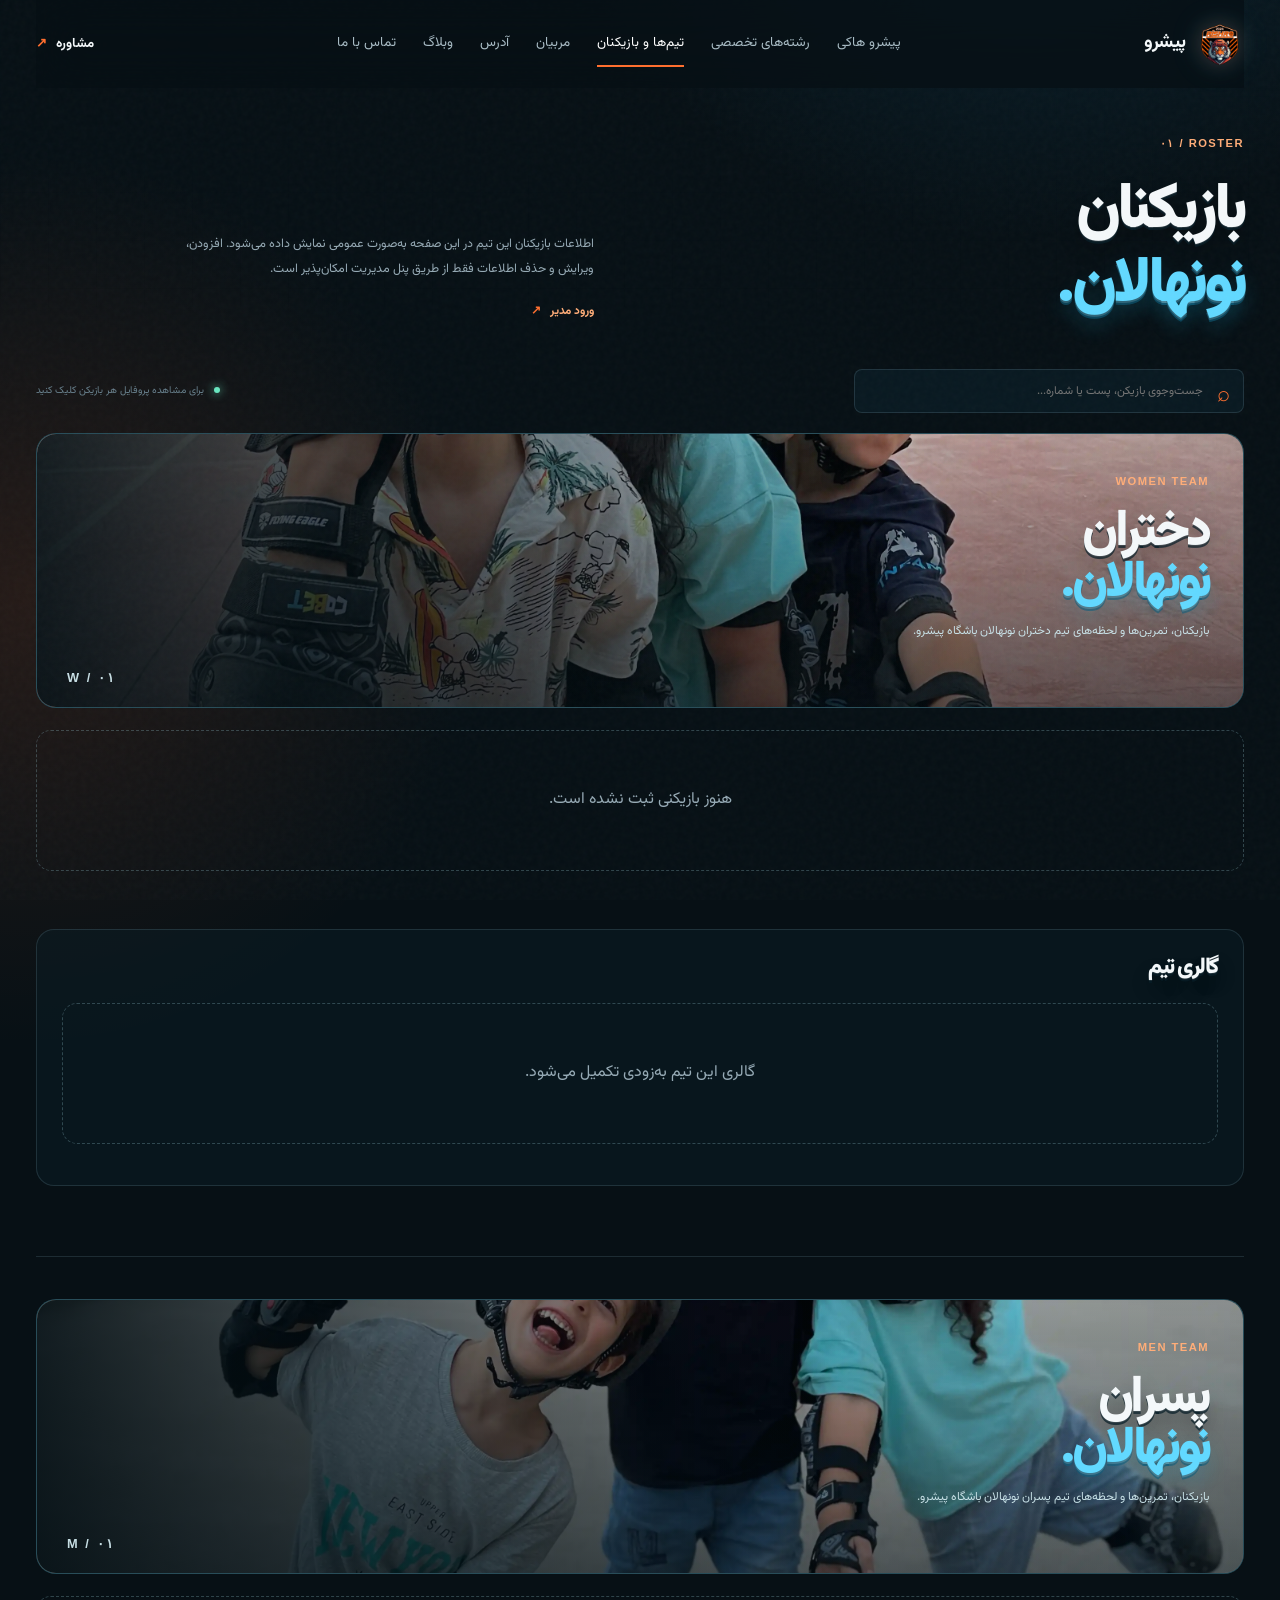
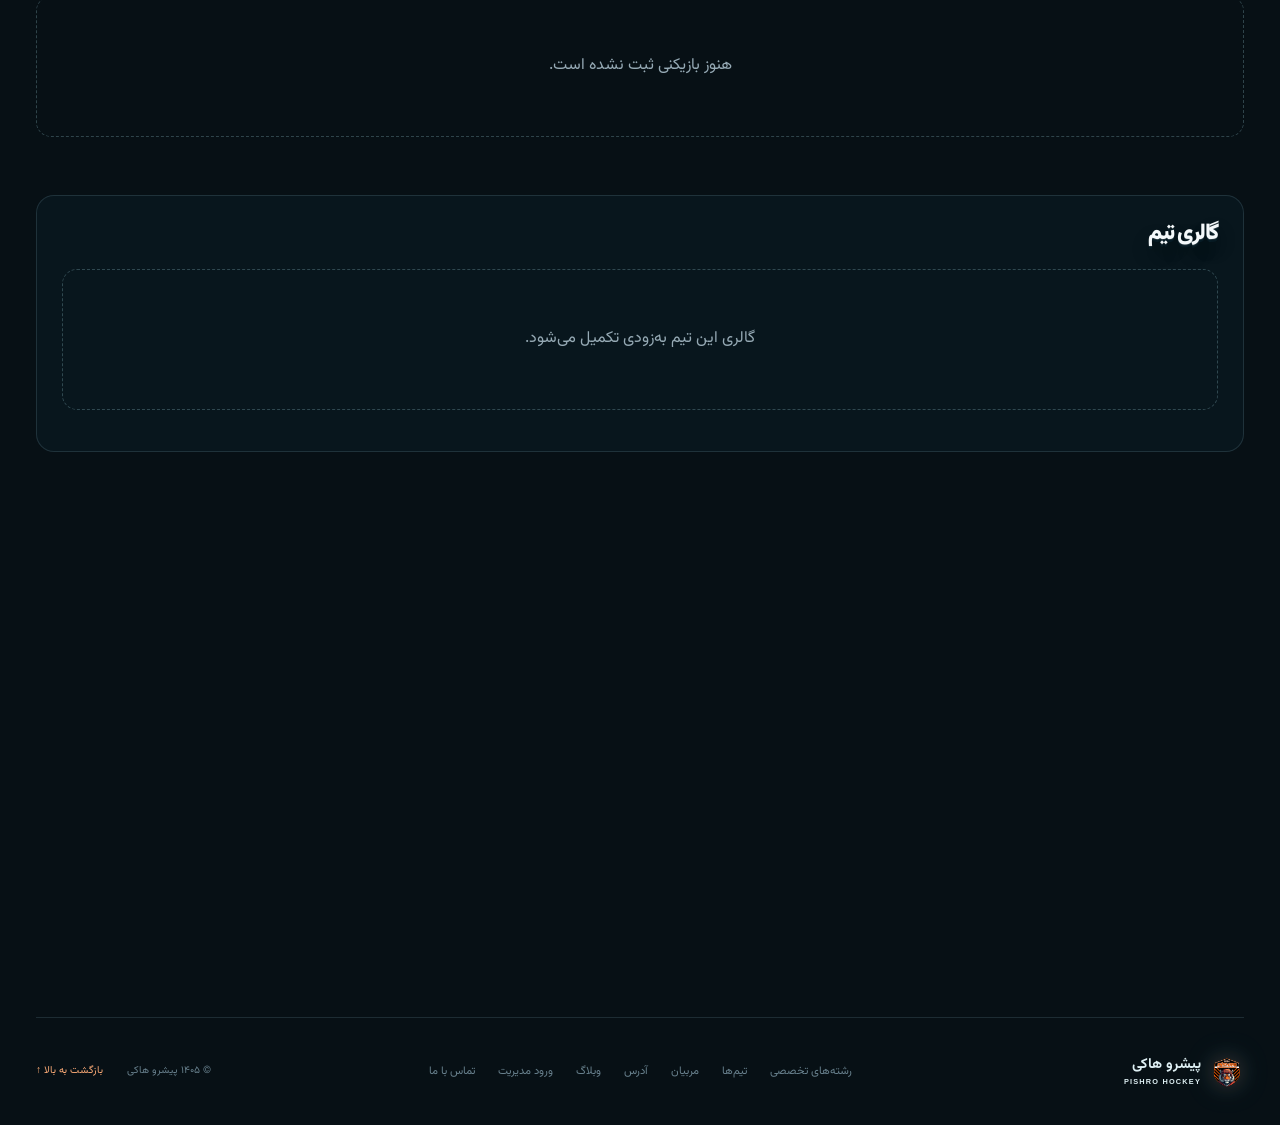
<file: team.html>
<!doctype html>
<html lang="fa" dir="rtl">
<head>
  <meta charset="utf-8" />
  <meta name="viewport" content="width=device-width, initial-scale=1" />
  <meta name="theme-color" content="#071015" />
  <meta name="description" content="صفحه اختصاصی تیم و بازیکنان پیشرو هاکی" />
  <title>صفحه تیم | پیشرو هاکی</title>
  <link rel="stylesheet" href="styles.css" />
</head>
<body class="roster-page-body">
  <div class="noise"></div>
  <div class="site-shell">
    <header class="topbar" id="topbar">
      <a class="brand" href="index.html" aria-label="بازگشت به پیشرو هاکی"><span class="brand-mark supplied-logo" aria-hidden="true"><img src="assets/gallery/pishro-logo.png" alt="" /></span><span class="brand-copy"><b>پیشرو</b></span></a>
      <nav class="main-nav" id="mainNav" aria-label="ناوبری اصلی"><a href="index.html#academy">پیشرو هاکی</a><a href="index.html#programs">رشته‌های تخصصی</a><a class="active" href="teams.html">تیم‌ها و بازیکنان</a><a href="coaches.html">مربیان</a><a href="index.html#location">آدرس</a><a href="blog.html">وبلاگ</a><a href="contact.html">تماس با ما</a></nav>
      <div class="topbar-actions"><button class="icon-button menu-button" id="menuToggle" aria-label="باز کردن منو" aria-expanded="false"><span></span><span></span><span></span></button><a class="text-button" href="index.html#contact">مشاوره <span>↗</span></a></div>
    </header>

    <main id="rosterApp">
      <section class="roster-hero section">
        <div class="roster-hero-copy reveal"><a class="back-link" href="teams.html">← بازگشت به تیم‌ها</a><div class="eyebrow" id="rosterKicker">PISHRO TEAM / ROSTER</div><h1 id="rosterTitle">تیم پیشرو</h1><p id="rosterDescription">صفحه اختصاصی تیم و بازیکنان پیشرو هاکی.</p><div class="roster-hero-actions"><a class="button button-primary" href="admin.html">ورود به پنل مدیریت <span>↗</span></a><a class="button button-ghost" href="teams.html#gallery">مشاهده گالری <span>↗</span></a></div></div>
        <div class="roster-hero-image reveal reveal-delay-1"><img id="rosterHeroImage" src="assets/gallery/team-kids.png" alt="تیم پیشرو" /><div class="roster-image-overlay"></div><div class="roster-logo-seal"><img src="assets/gallery/pishro-logo.png" alt="لوگوی پیشرو" /></div><span class="roster-hero-number" id="rosterHeroNumber">۰۱</span><span class="roster-hero-label">PISHRO / TEAM PHOTO</span></div>
      </section>

      <section class="roster-metrics reveal"><div><span>رده تیم</span><strong id="rosterCategory">—</strong></div><div><span>بازیکنان ثبت‌شده</span><strong id="rosterCount">۰</strong></div><div><span>مسیر</span><strong id="rosterDiscipline">—</strong></div><div><span>وضعیت فهرست</span><strong class="status-live">فعال</strong></div></section>

      <section class="section roster-section" id="rosterListSection">
        <div class="section-heading roster-heading reveal"><div><div class="eyebrow">۰۱ / ROSTER</div><h2>بازیکنان<br /><span id="rosterHeadingTeam">این تیم.</span></h2></div><div class="roster-heading-side"><p>اطلاعات بازیکنان این تیم در این صفحه به‌صورت عمومی نمایش داده می‌شود. افزودن، ویرایش و حذف اطلاعات فقط از طریق پنل مدیریت امکان‌پذیر است.</p><a class="text-button" href="admin.html">ورود مدیر <span>↗</span></a></div></div>
        <div class="roster-toolbar reveal"><div class="roster-search-wrap"><span>⌕</span><input type="search" id="playerSearch" placeholder="جست‌وجوی بازیکن، پست یا شماره..." /></div><div class="roster-toolbar-hint"><span class="live-dot-small"></span> برای مشاهده پروفایل هر بازیکن کلیک کنید</div></div>
        <div id="rosterContent"><p class="roster-no-results">در حال بارگذاری فهرست بازیکنان...</p></div>
      </section>

      <section class="section roster-note-section"><div class="roster-note reveal"><div class="roster-note-mark">P</div><div><div class="eyebrow">PISHRO / PLAYER PROFILE</div><h2>هر بازیکن،<br /><span>یک مسیر منحصربه‌فرد.</span></h2><p>برای مشاهده پروفایل کامل هر بازیکن، روی کارت او کلیک کنید. اطلاعات از طریق پنل مدیریت و دیتابیس باشگاه ثبت و به‌روزرسانی می‌شود.</p></div><div class="roster-note-orbit"></div></div></section>
    </main>

    <footer class="footer"><div class="footer-brand"><span class="brand-mark small-mark supplied-logo"><img src="assets/gallery/pishro-logo.png" alt="" /></span><div><b>پیشرو هاکی</b><small>PISHRO HOCKEY</small></div></div><div class="footer-links"><a href="index.html#programs">رشته‌های تخصصی</a><a href="teams.html">تیم‌ها</a><a href="coaches.html">مربیان</a><a href="index.html#location">آدرس</a><a href="blog.html">وبلاگ</a><a href="admin.html">ورود مدیریت</a><a href="contact.html">تماس با ما</a></div><div class="footer-end"><span>© ۱۴۰۵ پیشرو هاکی</span><a href="#rosterListSection">بازگشت به بالا ↑</a></div></footer>
  </div>

  <script src="api-client.js"></script>
  <script src="team-page.js"></script>
</body>
</html>
</file>
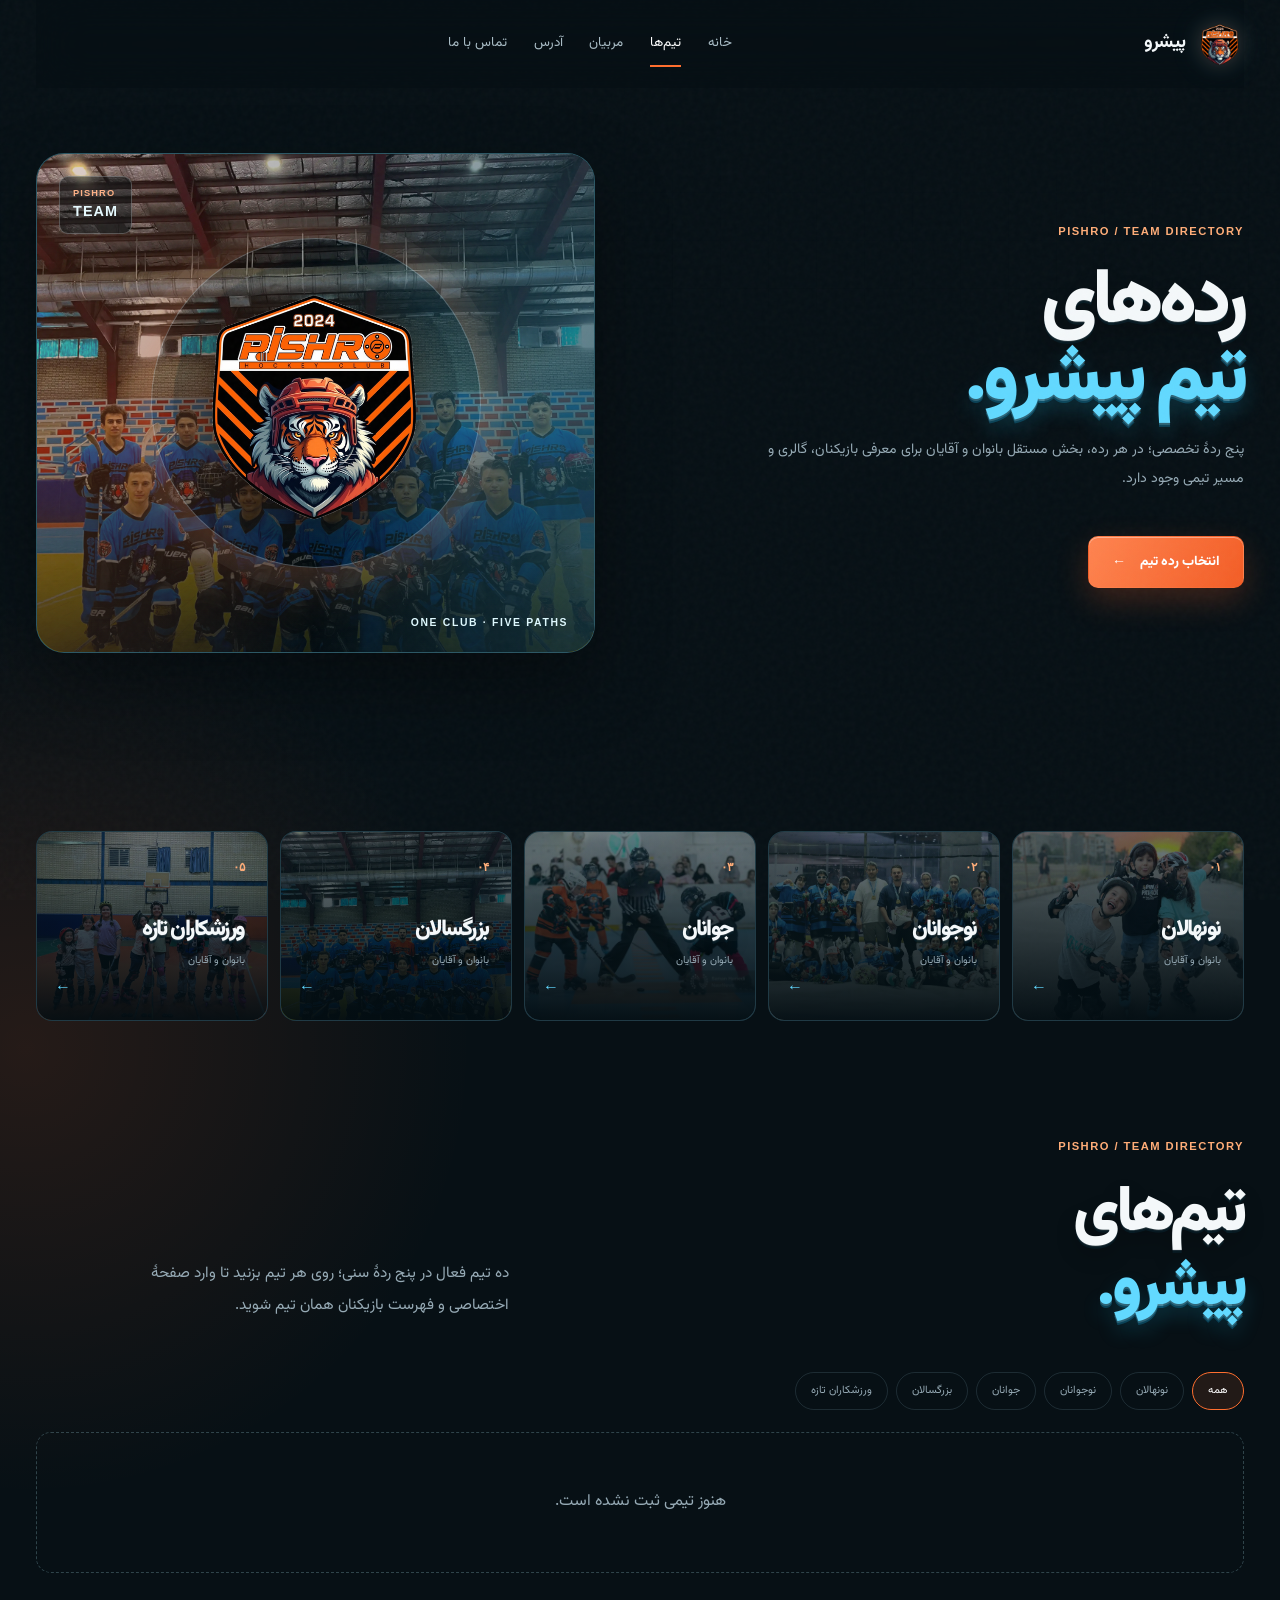
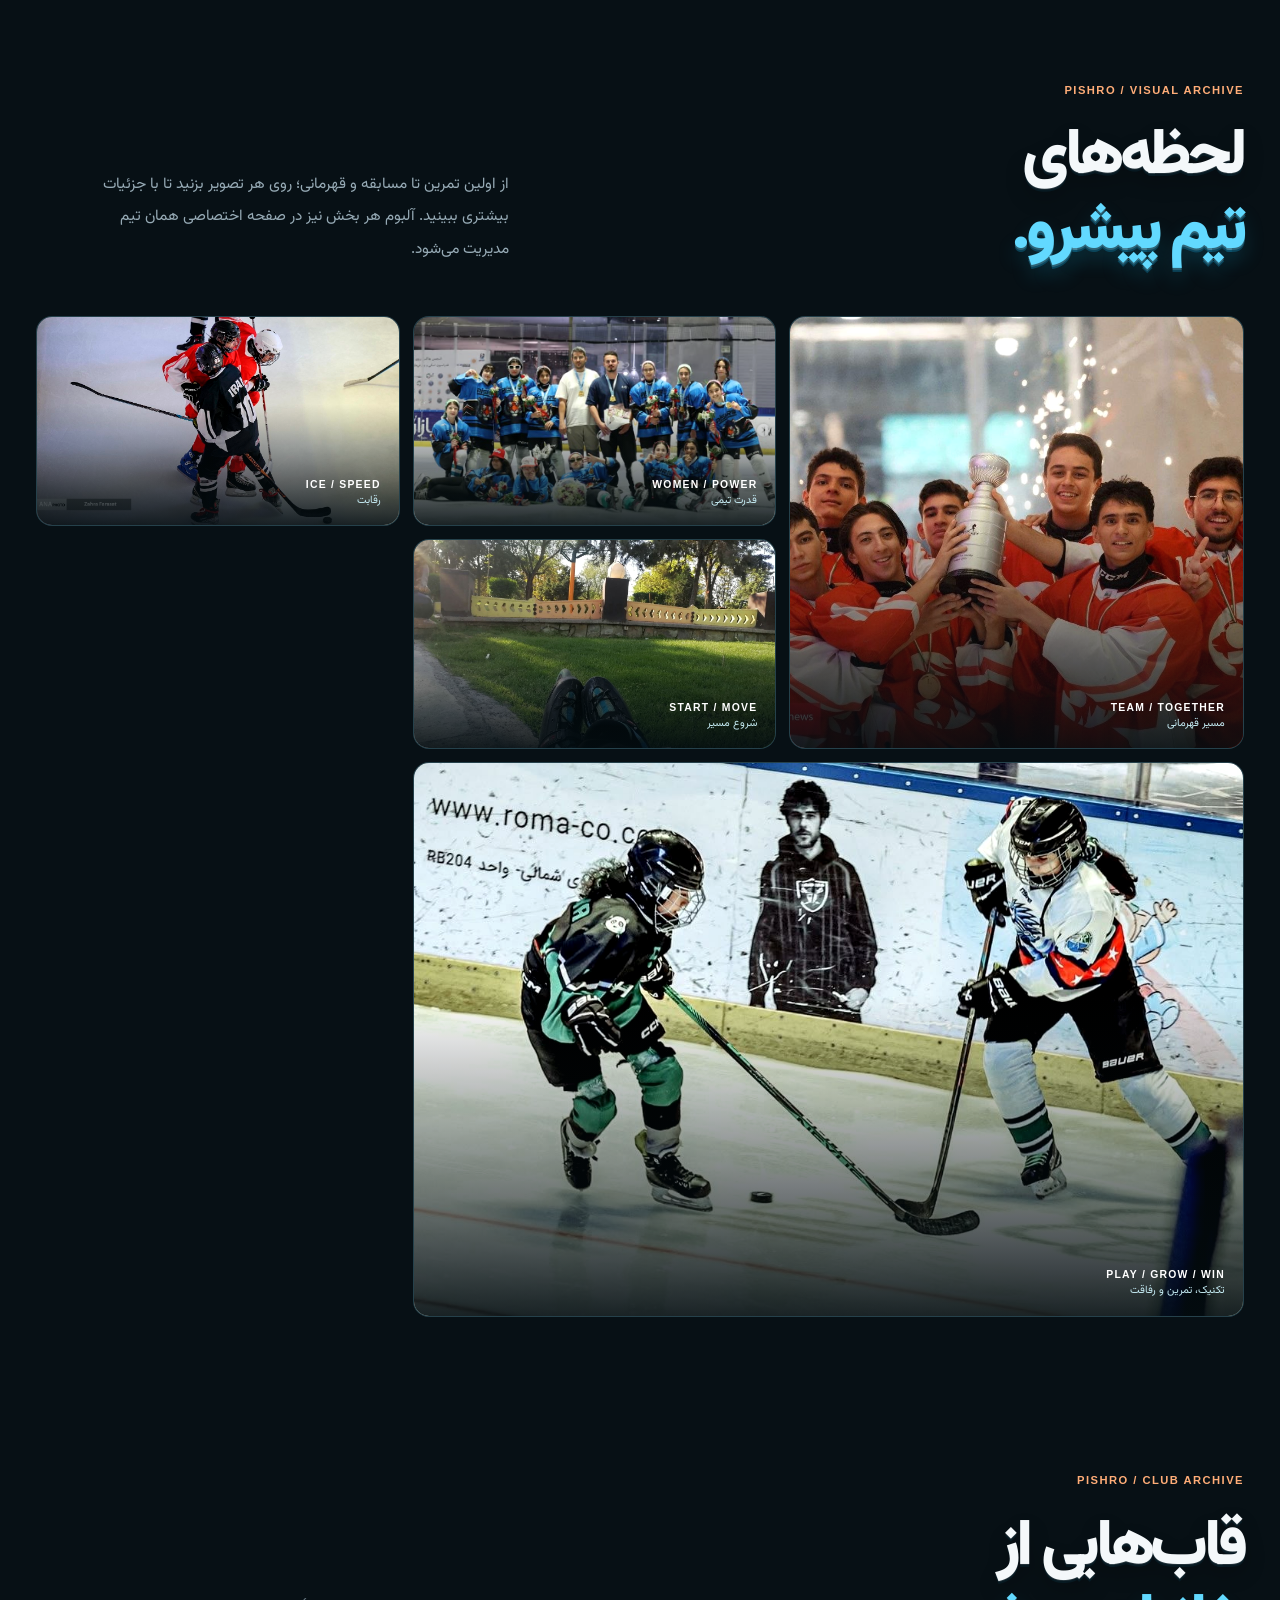
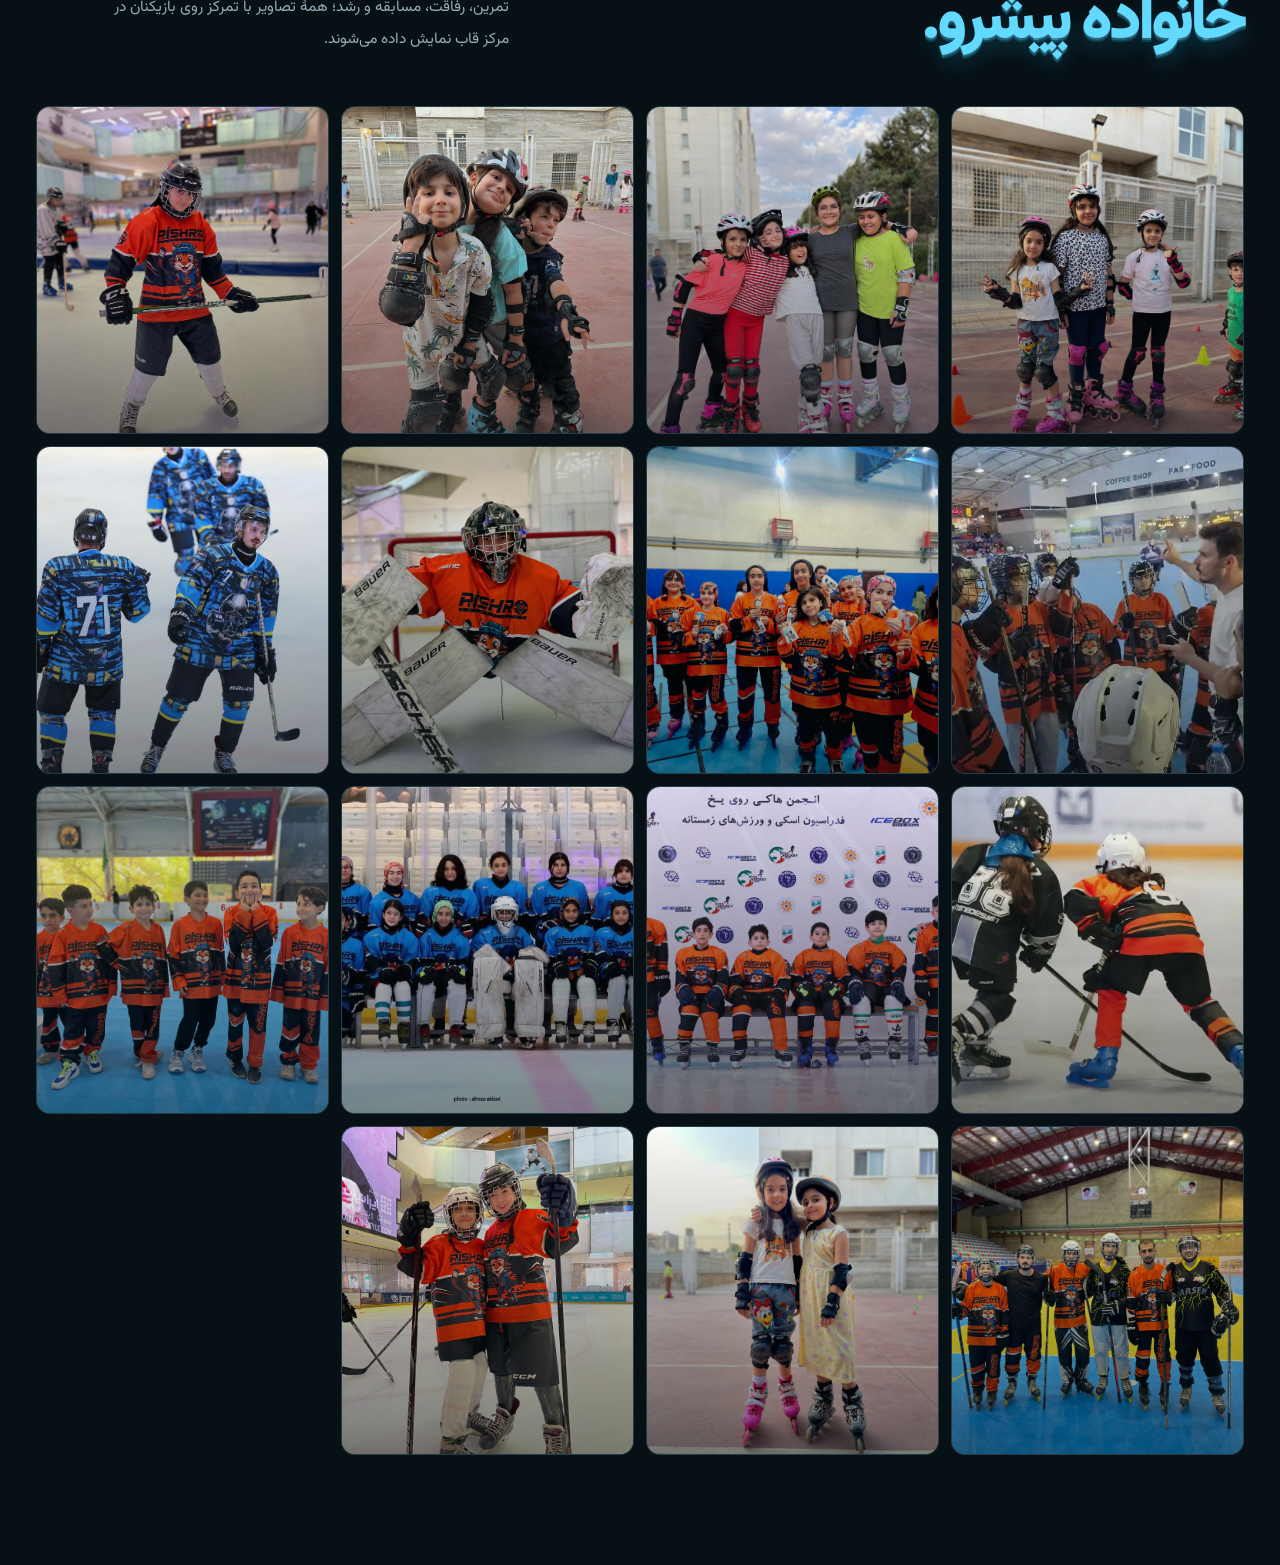
<file: teams.html>
<!DOCTYPE html>
<html dir="rtl" lang="fa">
 <head>
  <meta charset="utf-8"/>
  <meta content="width=device-width,initial-scale=1" name="viewport"/>
  <title>
   تیم‌ها | پیشرو
  </title>
  <link href="styles.css" rel="stylesheet"/>
 </head>
 <body>
  <div class="noise">
  </div>
  <div class="site-shell">
   <header class="topbar" id="topbar">
    <a class="brand" href="index.html">
     <span class="brand-mark supplied-logo">
      <img alt="" src="assets/gallery/pishro-logo.png"/>
     </span>
     <span class="brand-copy">
      <b>
       پیشرو
      </b>
     </span>
    </a>
    <nav class="main-nav" id="mainNav">
     <a href="index.html">
      خانه
     </a>
     <a class="active" href="teams.html">
      تیم‌ها
     </a>
     <a href="coaches.html">
      مربیان
     </a>
     <a href="index.html#location">
      آدرس
     </a>
     <a href="contact.html">
      تماس با ما
     </a>
    </nav>
    <div class="topbar-actions">
     <button class="icon-button menu-button" id="menuToggle">
      <span>
      </span>
      <span>
      </span>
      <span>
      </span>
     </button>
    </div>
   </header>
   <main>
    <section class="section directory-hero teams-entry-hero">
     <div class="directory-hero-copy reveal">
      <div class="eyebrow">
       PISHRO / TEAM DIRECTORY
      </div>
      <h1>
       رده‌های
       <br/>
       <span>
        تیم پیشرو.
       </span>
      </h1>
      <p>
       پنج ردهٔ تخصصی؛ در هر رده، بخش مستقل بانوان و آقایان برای معرفی بازیکنان، گالری و مسیر تیمی وجود دارد.
      </p>
      <a class="button button-primary" href="#teamCategories">
       انتخاب رده تیم
       <span>
        ←
       </span>
      </a>
     </div>
     <div class="teams-hero-visual reveal reveal-delay-1">
      <img alt="تیم بزرگسالان پیشرو در مسابقه" class="teams-hero-photo" src="assets/gallery/team-adult.webp"/>
      <div class="teams-hero-shade">
      </div>
      <div class="teams-logo-monument">
       <img alt="لوگوی باشگاه پیشرو" src="assets/gallery/pishro-logo.png"/>
      </div>
      <span class="teams-hero-caption">
       ONE CLUB · FIVE PATHS
      </span>
      <span class="teams-hero-badge">
       PISHRO
       <br/>
       <b>
        TEAM
       </b>
      </span>
     </div>
    </section>
    <section class="section" id="teamCategories">
     <div class="new-team-categories reveal">
      <a href="team.html?category=novice">
       <b>
        ۰۱
       </b>
       <h3>
        نونهالان
       </h3>
       <small>
        بانوان و آقایان
       </small>
       <i>
        ←
       </i>
      </a>
      <a href="team.html?category=teen">
       <b>
        ۰۲
       </b>
       <h3>
        نوجوانان
       </h3>
       <small>
        بانوان و آقایان
       </small>
       <i>
        ←
       </i>
      </a>
      <a href="team.html?category=youth">
       <b>
        ۰۳
       </b>
       <h3>
        جوانان
       </h3>
       <small>
        بانوان و آقایان
       </small>
       <i>
        ←
       </i>
      </a>
      <a href="team.html?category=adult">
       <b>
        ۰۴
       </b>
       <h3>
        بزرگسالان
       </h3>
       <small>
        بانوان و آقایان
       </small>
       <i>
        ←
       </i>
      </a>
      <a href="team.html?category=new">
       <b>
        ۰۵
       </b>
       <h3>
        ورزشکاران تازه
       </h3>
       <small>
        بانوان و آقایان
       </small>
       <i>
        ←
       </i>
      </a>
     </div>
    </section>
    <section class="section directory-section" id="teamDirectory">
     <div class="section-heading split-heading reveal">
      <div>
       <div class="eyebrow">
        PISHRO / TEAM DIRECTORY
       </div>
       <h2>
        تیم‌های
        <br/>
        <span>
         پیشرو.
        </span>
       </h2>
      </div>
      <p>
       ده تیم فعال در پنج ردهٔ سنی؛ روی هر تیم بزنید تا وارد صفحهٔ اختصاصی و فهرست بازیکنان همان تیم شوید.
      </p>
     </div>
     <div class="directory-filter reveal" id="teamDirectoryFilter">
      <button class="directory-filter-button active" data-directory-filter="all" type="button">
       همه
      </button>
      <button class="directory-filter-button" data-directory-filter="novice" type="button">
       نونهالان
      </button>
      <button class="directory-filter-button" data-directory-filter="teen" type="button">
       نوجوانان
      </button>
      <button class="directory-filter-button" data-directory-filter="youth" type="button">
       جوانان
      </button>
      <button class="directory-filter-button" data-directory-filter="adult" type="button">
       بزرگسالان
      </button>
      <button class="directory-filter-button" data-directory-filter="new" type="button">
       ورزشکاران تازه
      </button>
     </div>
     <div class="team-directory-grid reveal" id="teamDirectoryGrid">
     </div>
     <p class="roster-no-results" id="teamDirectoryEmpty" hidden="hidden">
      هنوز تیمی ثبت نشده است.
     </p>
    </section>
    <section class="section team-moments" id="gallery">
     <div class="section-heading split-heading reveal">
      <div>
       <div class="eyebrow">
        PISHRO / VISUAL ARCHIVE
       </div>
       <h2>
        لحظه‌های
        <br/>
        <span>
         تیم پیشرو.
        </span>
       </h2>
      </div>
      <p>
       از اولین تمرین تا مسابقه و قهرمانی؛ روی هر تصویر بزنید تا با جزئیات بیشتری ببینید. آلبوم هر بخش نیز در صفحه اختصاصی همان تیم مدیریت می‌شود.
      </p>
     </div>
     <div class="pishro-mosaic reveal">
      <button class="mosaic-tile mosaic-main" data-caption="مسیر قهرمانی تیم پیشرو" data-lightbox="assets/gallery/team-champions.jpg">
       <img alt="تیم قهرمانان پیشرو" src="assets/gallery/team-champions.jpg"/>
       <span>
        <b>
         TEAM / TOGETHER
        </b>
        <small>
         مسیر قهرمانی
        </small>
       </span>
      </button>
      <button class="mosaic-tile" data-caption="تیم بانوان پیشرو" data-lightbox="assets/gallery/team-women.png">
       <img alt="تیم بانوان پیشرو" src="assets/gallery/team-women.png"/>
       <span>
        <b>
         WOMEN / POWER
        </b>
        <small>
         قدرت تیمی
        </small>
       </span>
      </button>
      <button class="mosaic-tile" data-caption="رقابت روی یخ" data-lightbox="assets/gallery/ice-duel.jpg">
       <img alt="رقابت هاکی روی یخ" src="assets/gallery/ice-duel.jpg"/>
       <span>
        <b>
         ICE / SPEED
        </b>
        <small>
         رقابت
        </small>
       </span>
      </button>
      <button class="mosaic-tile" data-caption="شروع مسیر روی پیست" data-lightbox="assets/gallery/open-rink.jpg">
       <img alt="شروع تمرین" src="assets/gallery/open-rink.jpg"/>
       <span>
        <b>
         START / MOVE
        </b>
        <small>
         شروع مسیر
        </small>
       </span>
      </button>
      <button class="mosaic-tile mosaic-wide" data-caption="تکنیک، تمرین و رفاقت" data-lightbox="assets/gallery/team-junior-action.jpg">
       <img alt="تیم نوجوانان پیشرو" src="assets/gallery/team-junior-action.jpg"/>
       <span>
        <b>
         PLAY / GROW / WIN
        </b>
        <small>
         تکنیک، تمرین و رفاقت
        </small>
       </span>
      </button>
     </div>
    </section>
   </main>
   <section class="section club-archive">
    <div class="section-heading split-heading reveal">
     <div>
      <div class="eyebrow">
       PISHRO / CLUB ARCHIVE
      </div>
      <h2>
       قاب‌هایی از
       <br/>
       <span>
        خانواده پیشرو.
       </span>
      </h2>
     </div>
     <p>
      تمرین، رفاقت، مسابقه و رشد؛ همهٔ تصاویر با تمرکز روی بازیکنان در مرکز قاب نمایش داده می‌شوند.
     </p>
    </div>
    <div class="club-archive-grid reveal">
     <button class="club-archive-photo" data-caption="لحظه‌ای از خانواده پیشرو" data-lightbox="assets/gallery/club-gallery-01.webp">
      <img alt="لحظه‌ای از باشگاه پیشرو" src="assets/gallery/club-gallery-01.webp"/>
      <span>
       ⌕
      </span>
     </button>
     <button class="club-archive-photo" data-caption="لحظه‌ای از خانواده پیشرو" data-lightbox="assets/gallery/club-gallery-02.webp">
      <img alt="لحظه‌ای از باشگاه پیشرو" src="assets/gallery/club-gallery-02.webp"/>
      <span>
       ⌕
      </span>
     </button>
     <button class="club-archive-photo" data-caption="لحظه‌ای از خانواده پیشرو" data-lightbox="assets/gallery/club-gallery-03.webp">
      <img alt="لحظه‌ای از باشگاه پیشرو" src="assets/gallery/club-gallery-03.webp"/>
      <span>
       ⌕
      </span>
     </button>
     <button class="club-archive-photo" data-caption="لحظه‌ای از خانواده پیشرو" data-lightbox="assets/gallery/club-gallery-05.webp">
      <img alt="لحظه‌ای از باشگاه پیشرو" src="assets/gallery/club-gallery-05.webp"/>
      <span>
       ⌕
      </span>
     </button>
     <button class="club-archive-photo" data-caption="لحظه‌ای از خانواده پیشرو" data-lightbox="assets/gallery/club-gallery-06.webp">
      <img alt="لحظه‌ای از باشگاه پیشرو" src="assets/gallery/club-gallery-06.webp"/>
      <span>
       ⌕
      </span>
     </button>
     <button class="club-archive-photo" data-caption="لحظه‌ای از خانواده پیشرو" data-lightbox="assets/gallery/club-gallery-07.webp">
      <img alt="لحظه‌ای از باشگاه پیشرو" src="assets/gallery/club-gallery-07.webp"/>
      <span>
       ⌕
      </span>
     </button>
     <button class="club-archive-photo" data-caption="لحظه‌ای از خانواده پیشرو" data-lightbox="assets/gallery/club-gallery-08.webp">
      <img alt="لحظه‌ای از باشگاه پیشرو" src="assets/gallery/club-gallery-08.webp"/>
      <span>
       ⌕
      </span>
     </button>
     <button class="club-archive-photo" data-caption="لحظه‌ای از خانواده پیشرو" data-lightbox="assets/gallery/club-gallery-09.webp">
      <img alt="لحظه‌ای از باشگاه پیشرو" src="assets/gallery/club-gallery-09.webp"/>
      <span>
       ⌕
      </span>
     </button>
     <button class="club-archive-photo" data-caption="لحظه‌ای از خانواده پیشرو" data-lightbox="assets/gallery/club-gallery-10.webp">
      <img alt="لحظه‌ای از باشگاه پیشرو" src="assets/gallery/club-gallery-10.webp"/>
      <span>
       ⌕
      </span>
     </button>
     <button class="club-archive-photo" data-caption="لحظه‌ای از خانواده پیشرو" data-lightbox="assets/gallery/club-gallery-11.webp">
      <img alt="لحظه‌ای از باشگاه پیشرو" src="assets/gallery/club-gallery-11.webp"/>
      <span>
       ⌕
      </span>
     </button>
     <button class="club-archive-photo" data-caption="لحظه‌ای از خانواده پیشرو" data-lightbox="assets/gallery/club-gallery-12.webp">
      <img alt="لحظه‌ای از باشگاه پیشرو" src="assets/gallery/club-gallery-12.webp"/>
      <span>
       ⌕
      </span>
     </button>
     <button class="club-archive-photo" data-caption="لحظه‌ای از خانواده پیشرو" data-lightbox="assets/gallery/club-gallery-13.webp">
      <img alt="لحظه‌ای از باشگاه پیشرو" src="assets/gallery/club-gallery-13.webp"/>
      <span>
       ⌕
      </span>
     </button>
     <button class="club-archive-photo" data-caption="لحظه‌ای از خانواده پیشرو" data-lightbox="assets/gallery/club-gallery-14.webp">
      <img alt="لحظه‌ای از باشگاه پیشرو" src="assets/gallery/club-gallery-14.webp"/>
      <span>
       ⌕
      </span>
     </button>
     <button class="club-archive-photo" data-caption="لحظه‌ای از خانواده پیشرو" data-lightbox="assets/gallery/club-gallery-15.webp">
      <img alt="لحظه‌ای از باشگاه پیشرو" src="assets/gallery/club-gallery-15.webp"/>
      <span>
       ⌕
      </span>
     </button>
     <button class="club-archive-photo" data-caption="لحظه‌ای از خانواده پیشرو" data-lightbox="assets/gallery/club-gallery-16.webp">
      <img alt="لحظه‌ای از باشگاه پیشرو" src="assets/gallery/club-gallery-16.webp"/>
      <span>
       ⌕
      </span>
     </button>
    </div>
   </section>
   <div aria-hidden="true" class="pishro-lightbox" id="pishroLightbox">
    <button aria-label="بستن" class="pishro-lightbox-close">
     ×
    </button>
    <img alt="" id="pishroLightboxImage"/>
    <p id="pishroLightboxCaption">
    </p>
   </div>
  </div>
  <script src="api-client.js">
  </script>
  <script src="teams.js">
  </script>
 </body>
</html>
</file>
<file: styles.css>
:root {
  --bg: #071015;
  --bg-deep: #050b0f;
  --panel: #0d1c25;
  --panel-2: #102632;
  --text: #f4f8fa;
  --muted: #96aab5;
  --muted-2: #68808d;
  --orange: #ff6f2f;
  --orange-light: #ffad78;
  --blue: #30c8ff;
  --blue-deep: #1774c5;
  --line: rgba(164, 210, 226, .15);
  --line-light: rgba(255,255,255,.2);
  --glass: rgba(12, 31, 41, .64);
  --shadow: 0 28px 80px rgba(0,0,0,.32);
  --radius: 24px;
  --font-fa: 'Vazirmatn', Tahoma, Arial, sans-serif;
  --font-en: 'Space Grotesk', Arial, sans-serif;
}

* { box-sizing: border-box; }
[hidden] { display: none !important; }
html { scroll-behavior: smooth; }
body {
  margin: 0;
  color: var(--text);
  background:
    radial-gradient(circle at 80% -10%, rgba(31, 139, 191, .2), transparent 32rem),
    radial-gradient(circle at 2% 22%, rgba(255, 104, 43, .12), transparent 28rem),
    var(--bg);
  font-family: var(--font-fa);
  line-height: 1.8;
  overflow-x: hidden;
}
/* Global horizontal-overflow safety net. Decorative absolutely-positioned
   elements (orbit rings, glows, swooshes, tickers) intentionally bleed past
   their containers; clip any residual overflow at the root so no page can
   ever scroll sideways. `clip` (rather than `hidden`) does not create a scroll
   container, so position:sticky (post sidebar) keeps working. */
html { overflow-x: hidden; overflow-x: clip; }
body.modal-open { overflow: hidden; }
body::before {
  content: '';
  position: fixed;
  inset: 0;
  pointer-events: none;
  opacity: .2;
  background-image: linear-gradient(rgba(131,197,218,.03) 1px, transparent 1px), linear-gradient(90deg, rgba(131,197,218,.03) 1px, transparent 1px);
  background-size: 48px 48px;
  mask-image: linear-gradient(to bottom, black, transparent 78%);
}
button, input, select { font: inherit; }
button, a { -webkit-tap-highlight-color: transparent; }
a { color: inherit; text-decoration: none; }
button { cursor: pointer; }
img { display: block; max-width: 100%; }

.noise { position: fixed; inset: 0; z-index: 10; pointer-events: none; opacity: .035; background-image: url("data:image/svg+xml,%3Csvg viewBox='0 0 180 180' xmlns='http://www.w3.org/2000/svg'%3E%3Cfilter id='n'%3E%3CfeTurbulence type='fractalNoise' baseFrequency='.9' numOctaves='3' stitchTiles='stitch'/%3E%3C/filter%3E%3Crect width='100%25' height='100%25' filter='url(%23n)' opacity='.8'/%3E%3C/svg%3E"); }
.site-shell { position: relative; max-width: 1480px; margin: 0 auto; padding: 0 36px; }

/* Topbar */
.topbar { position: sticky; top: 0; z-index: 30; display: flex; align-items: center; justify-content: space-between; min-height: 88px; gap: 26px; background: rgba(7,16,21,.78); border-bottom: 1px solid transparent; backdrop-filter: blur(22px); transition: .3s ease; }
.topbar.scrolled { border-color: var(--line); box-shadow: 0 10px 30px rgba(0,0,0,.14); }
.brand { display: inline-flex; align-items: center; gap: 11px; flex-shrink: 0; }
.brand-mark { display: grid; place-items: center; width: 48px; height: 48px; color: #d6e8ee; filter: drop-shadow(0 0 14px rgba(48,200,255,.18)); }
.brand-mark svg { width: 100%; height: 100%; }
.supplied-logo { overflow: visible; }
.supplied-logo img { width: 100%; height: 100%; object-fit: contain; filter: drop-shadow(0 0 10px rgba(255,111,47,.18)); }
.brand-copy { display: flex; flex-direction: column; line-height: 1.1; }
.brand-copy b { font-size: 1.18rem; letter-spacing: -.04em; }
.brand-copy small { color: var(--muted-2); font: 600 .54rem/1 var(--font-en); letter-spacing: .17em; margin-top: 5px; direction: ltr; }
.main-nav { display: flex; align-items: center; justify-content: center; gap: clamp(16px, 2.1vw, 34px); color: #a9bcc5; font-size: .84rem; white-space: nowrap; }
.main-nav a { position: relative; transition: color .25s ease; }
.main-nav a::after { content: ''; position: absolute; left: 50%; right: 50%; bottom: -11px; height: 2px; background: var(--orange); transition: .25s ease; }
.main-nav a:hover, .main-nav a.active { color: #fff; }
.main-nav a:hover::after, .main-nav a.active::after { left: 0; right: 0; }
.topbar-actions { display: flex; align-items: center; gap: 18px; flex-shrink: 0; }
.text-button { padding: 0; border: 0; background: transparent; color: var(--text); font-weight: 700; font-size: .83rem; }
.text-button span { display: inline-block; margin-right: 6px; color: var(--orange); font-family: var(--font-en); transition: transform .25s ease; }
.text-button:hover span { transform: translate(-4px,-3px); }
.icon-button { border: 0; background: none; color: white; }
.menu-button { display: none; width: 38px; height: 38px; padding: 7px; }
.menu-button span { display: block; height: 2px; width: 22px; margin: 5px auto; background: #fff; transition: .25s; }

/* Common */
.section { position: relative; padding: 124px 0 0; }
.eyebrow { display: inline-flex; align-items: center; gap: 9px; color: var(--orange-light); font: 700 .7rem/1.3 var(--font-en); letter-spacing: .13em; direction: ltr; text-transform: uppercase; }
.pulse-dot { width: 7px; height: 7px; display: inline-block; border-radius: 99px; background: var(--orange); box-shadow: 0 0 0 5px rgba(255,111,47,.12), 0 0 18px var(--orange); }
.section-heading { margin-bottom: 47px; }
.split-heading { display: grid; grid-template-columns: minmax(360px, .9fr) minmax(280px, .65fr); align-items: end; gap: 80px; }
h1, h2, h3, p { margin-top: 0; }
h1, h2, h3 { letter-spacing: -.055em; font-family: 'Arial Black', 'Tahoma', sans-serif; text-wrap: balance; }
h2 { margin: 15px 0 0; font-size: clamp(2.6rem, 5vw, 5.2rem); line-height: 1.04; font-weight: 800; }
h2 span, h1 span { color: transparent; background: linear-gradient(105deg, #fff 0%, #72dfff 42%, #398cc6 80%); -webkit-background-clip: text; background-clip: text; }
h2 em, h1 em { color: transparent; background: linear-gradient(110deg, var(--orange-light), var(--orange)); -webkit-background-clip: text; background-clip: text; font-style: normal; }
.split-heading > p { max-width: 420px; color: var(--muted); font-size: .96rem; line-height: 2.1; margin-bottom: 4px; }
.button { position: relative; display: inline-flex; align-items: center; justify-content: center; gap: 14px; min-height: 52px; padding: 0 23px; border: 1px solid transparent; border-radius: 10px; color: #fff; font-weight: 800; font-size: .84rem; transition: transform .25s ease, box-shadow .25s ease, background .25s ease; }
.button span { font-family: var(--font-en); font-size: 1.05em; }
.button:hover { transform: translateY(-3px); }
.button-primary { background: linear-gradient(120deg, #ff8450, #f35d25); box-shadow: 0 12px 32px rgba(255,102,43,.22), inset 0 1px 0 rgba(255,255,255,.38); }
.button-primary:hover { box-shadow: 0 18px 40px rgba(255,102,43,.32), inset 0 1px 0 rgba(255,255,255,.38); }
.button-ghost, .button-outline { border-color: var(--line-light); background: rgba(255,255,255,.035); color: #e8f3f6; }
.button-ghost:hover, .button-outline:hover { background: rgba(255,255,255,.09); border-color: rgba(255,255,255,.38); }
.light-outline { border-color: rgba(175,232,255,.32); color: #d7f4ff; }
.play-icon { display: grid; place-items: center; width: 22px; height: 22px; border-radius: 50%; background: rgba(255,255,255,.11); font-size: .55rem !important; }
.glass-card { background: linear-gradient(135deg, rgba(32,61,73,.75), rgba(8,19,26,.54)); border: 1px solid rgba(166,220,237,.23); box-shadow: var(--shadow), inset 0 1px 0 rgba(255,255,255,.1); backdrop-filter: blur(18px); }

/* Hero */
.hero { min-height: 665px; display: grid; grid-template-columns: minmax(350px, .85fr) minmax(500px, 1.15fr); align-items: center; gap: 52px; padding-top: 73px; overflow: visible; }
.hero::before { content: ''; position: absolute; width: 510px; height: 510px; top: 80px; right: -240px; border: 1px solid rgba(57,201,255,.13); border-radius: 50%; box-shadow: 0 0 0 45px rgba(57,201,255,.025), 0 0 0 90px rgba(57,201,255,.018); pointer-events: none; }
.hero-copy { max-width: 575px; padding-bottom: 24px; }
.hero-copy h1 { margin: 20px 0 19px; font-size: clamp(3.6rem, 6.2vw, 6.9rem); line-height: .98; font-weight: 900; }
.hero-lead { max-width: 510px; color: var(--muted); font-size: 1rem; line-height: 2.05; margin-bottom: 30px; }
.hero-actions { display: flex; align-items: center; flex-wrap: wrap; gap: 12px; }
.hero-proof { display: flex; align-items: center; gap: 12px; margin-top: 43px; color: #d9e9ed; }
.hero-proof strong, .hero-proof small { display: block; }
.hero-proof strong { font-size: .79rem; }
.hero-proof small { color: var(--muted-2); font-size: .71rem; margin-top: 2px; }
.avatar-stack { display: flex; direction: ltr; }
.avatar-stack span { display: grid; place-items: center; width: 29px; height: 29px; margin-left: -7px; border: 2px solid var(--bg); border-radius: 50%; background: linear-gradient(145deg,#f4a46e,#9e4328); color: #fff; font: 700 .68rem var(--font-en); }
.avatar-stack span:nth-child(2) { background: linear-gradient(145deg,#80e4f4,#247c9b); }
.avatar-stack span:nth-child(3) { background: linear-gradient(145deg,#8b9ea9,#263944); }
.avatar-stack span:nth-child(4) { background: #152832; color: var(--orange-light); }
.hero-stage { position: relative; min-height: 550px; display: grid; place-items: center; }
.stage-card { position: relative; z-index: 2; width: min(100%, 660px); height: 500px; overflow: hidden; border: 1px solid rgba(154,213,230,.24); border-radius: 28px 7px 28px 7px; background: #0b1820; box-shadow: 35px 35px 90px rgba(0,0,0,.4), 0 0 80px rgba(11,138,182,.08); transform: perspective(1200px) rotateY(-7deg) rotateX(2deg); }
.stage-card::after { content: ''; position: absolute; inset: 0; background: linear-gradient(125deg, rgba(255,255,255,.1), transparent 17%, transparent 74%, rgba(38,198,243,.12)); pointer-events: none; }
.stage-card img { width: 100%; height: 100%; object-fit: cover; object-position: center; filter: saturate(1.12) contrast(1.06); animation: heroImageDrift 14s ease-in-out infinite alternate; }
@keyframes heroImageDrift { from { transform: scale(1.02) translate3d(0,0,0); } to { transform: scale(1.08) translate3d(1.2%, -1%, 0); } }
.image-shade { position: absolute; inset: 0; background: linear-gradient(90deg, rgba(6,14,18,.18) 0%, rgba(6,14,18,.04) 44%, rgba(3,8,11,.2) 100%), linear-gradient(0deg, rgba(3,8,11,.62), transparent 35%); }
.stage-topline, .stage-bottomline { position: absolute; z-index: 3; left: 25px; right: 25px; display: flex; align-items: center; justify-content: space-between; color: rgba(222,244,250,.76); font: 600 .62rem var(--font-en); letter-spacing: .17em; direction: ltr; }
.stage-topline { top: 22px; }
.stage-bottomline { bottom: 21px; }
.stage-bottomline span:last-child { color: var(--orange-light); font-family: var(--font-fa); font-weight: 800; letter-spacing: 0; }
.live-chip { display: inline-flex; align-items: center; gap: 7px; }
.live-chip i { width: 6px; height: 6px; border-radius: 50%; background: #69f0d0; box-shadow: 0 0 10px #69f0d0; }
.stage-number { position: absolute; z-index: 2; top: 53px; right: 25px; color: rgba(255,255,255,.12); font: 800 clamp(5rem, 10vw, 9rem)/1 var(--font-en); letter-spacing: -.12em; direction: ltr; }
.stage-orbit { position: absolute; border-radius: 50%; border: 1px solid rgba(59,188,226,.18); transform: rotate(-23deg); }
.orbit-one { width: 430px; height: 630px; right: -28px; top: -24px; }
.orbit-two { width: 350px; height: 520px; right: 18px; top: 33px; border-color: rgba(255,111,47,.19); }
.badge-card { position: absolute; z-index: 4; right: -9px; bottom: 37px; width: 143px; height: 160px; padding: 14px; display: flex; flex-direction: column; justify-content: space-between; border-radius: 11px; transform: rotate(4deg); animation: badgeFloat 5.5s ease-in-out infinite; }
@keyframes badgeFloat { 0%,100% { margin-bottom: 0; } 50% { margin-bottom: 9px; } }
.badge-label { color: #a4bec8; font: 700 .57rem var(--font-en); letter-spacing: .2em; direction: ltr; }
.badge-tiger { display: block; width: 65px; height: 72px; color: var(--orange); filter: drop-shadow(0 0 12px rgba(255,111,47,.2)); }.badge-tiger img { width: 100%; height: 100%; object-fit: contain; }
.badge-card strong { font-size: 1.05rem; line-height: 1.15; }
.float-stat { position: absolute; z-index: 5; right: -19px; top: 86px; display: flex; gap: 9px; align-items: center; padding: 12px 16px; border-radius: 9px; transform: rotate(5deg); animation: statFloat 5s ease-in-out infinite 1s; }
@keyframes statFloat { 0%,100% { transform: rotate(5deg) translateY(0); } 50% { transform: rotate(2deg) translateY(-8px); } }
.stat-icon { display: grid; place-items: center; width: 25px; height: 25px; color: var(--orange); border: 1px solid rgba(255,111,47,.4); border-radius: 50%; }
.float-stat strong, .float-stat small { display: block; line-height: 1.3; }
.float-stat strong { color: #fff; font: 800 1.25rem var(--font-en); direction: ltr; }
.float-stat small { color: var(--muted); font-size: .57rem; white-space: nowrap; }
.vertical-label { position: absolute; z-index: 3; right: -58px; top: 170px; color: rgba(192,231,240,.45); writing-mode: vertical-rl; transform: rotate(180deg); font: 600 .58rem var(--font-en); letter-spacing: .24em; direction: ltr; }

/* Ticker */
.ticker { position: relative; width: calc(100% + 72px); margin-right: -36px; margin-top: 8px; overflow: hidden; border-top: 1px solid var(--line); border-bottom: 1px solid var(--line); background: rgba(12,29,37,.54); }
.ticker-track { display: flex; align-items: center; justify-content: space-around; min-width: 1160px; padding: 16px 0; color: #a9c1ca; font-size: .76rem; white-space: nowrap; animation: tickerFlow 28s linear infinite; }.ticker:hover .ticker-track { animation-play-state: paused; }
@keyframes tickerFlow { from { transform: translateX(0); } to { transform: translateX(18%); } }
.ticker-track b { color: var(--orange); font-size: .9rem; }

/* Intro */
.feature-grid { display: grid; grid-template-columns: 1.05fr 1fr 1fr; gap: 17px; }
.feature-card { position: relative; min-height: 300px; overflow: hidden; padding: 28px; border: 1px solid var(--line); border-radius: 17px; background: linear-gradient(145deg, rgba(25,47,58,.95), rgba(8,19,26,.72)); }
.feature-card::before { content: ''; position: absolute; width: 210px; height: 210px; left: -95px; bottom: -105px; border: 1px solid rgba(255,255,255,.1); border-radius: 50%; box-shadow: 0 0 0 28px rgba(255,255,255,.018), 0 0 0 56px rgba(255,255,255,.014); }
.feature-card-large { background: linear-gradient(145deg, rgba(255,107,43,.95), rgba(156,49,22,.8)); border-color: rgba(255,189,151,.3); box-shadow: 0 25px 52px rgba(255,76,26,.12); }
.blue-feature { background: linear-gradient(145deg, rgba(18,104,152,.92), rgba(7,34,55,.83)); }
.glass-feature { background: linear-gradient(145deg, rgba(42,68,79,.72), rgba(9,20,27,.55)); }
.feature-icon { display: grid; place-items: center; width: 42px; height: 42px; margin-bottom: 42px; border-radius: 11px; font-size: 1.2rem; }
.orange-icon { background: rgba(255,255,255,.15); }
.blue-icon { background: rgba(113,222,255,.14); color: #8beaff; }
.chrome-icon { color: #d9f3f7; background: rgba(255,255,255,.11); }
.card-kicker { display: block; color: rgba(255,255,255,.7); font: 600 .65rem var(--font-en); letter-spacing: .12em; direction: ltr; }
.feature-card h3 { margin: 9px 0 12px; font-size: 1.75rem; line-height: 1.12; }
.feature-card h3 em { color: #ffddc9; font-style: normal; }
.feature-card p { position: relative; z-index: 1; max-width: 270px; margin: 0; color: rgba(234,247,249,.72); font-size: .78rem; line-height: 1.9; }
.card-number { position: absolute; left: 25px; bottom: 13px; color: rgba(255,255,255,.22); font: 700 5.6rem/1 var(--font-en); direction: ltr; }
.feature-line { position: absolute; width: 80%; height: 1px; left: 28px; bottom: 28px; background: linear-gradient(90deg, rgba(145,230,255,.6), transparent); }
.age-bubbles { position: absolute; display: flex; flex-wrap: wrap; gap: 7px; left: 27px; bottom: 25px; direction: ltr; }
.age-bubbles span { padding: 5px 9px; border: 1px solid rgba(173,232,244,.25); border-radius: 99px; color: #b6dce7; font-size: .61rem; }
.stats-row { display: grid; grid-template-columns: repeat(4, 1fr); margin-top: 46px; padding: 25px 0 0; border-top: 1px solid var(--line); }
.stat-item { display: flex; align-items: baseline; justify-content: center; gap: 10px; border-left: 1px solid var(--line); }
.stat-item:last-child { border-left: 0; }
.stat-item strong { color: #d8f5fb; font: 800 2.4rem/1 var(--font-en); direction: ltr; }
.stat-item span { color: var(--muted); font-size: .75rem; }

/* Programs */
.filter-bar { display: flex; align-items: center; gap: 8px; margin-bottom: 20px; color: var(--muted-2); font-size: .76rem; }
.filter-button { padding: 8px 15px; border: 1px solid var(--line); border-radius: 99px; background: transparent; color: var(--muted); font-size: .72rem; transition: .25s; }
.filter-button:hover, .filter-button.active { border-color: var(--orange); background: rgba(255,111,47,.11); color: #fff; }
.program-grid { display: grid; grid-template-columns: repeat(3, 1fr); gap: 17px; }
.program-card { overflow: hidden; border: 1px solid var(--line); border-radius: 17px; background: #0c1c25; transition: transform .3s ease, border-color .3s ease; }
.program-card:hover { transform: translateY(-7px); border-color: rgba(173,232,244,.36); }
.program-card.is-hidden { display: none; }
.program-art { position: relative; height: 240px; overflow: hidden; }
.program-art::after { content: ''; position: absolute; inset: 0; background: linear-gradient(0deg, rgba(6,15,20,.55), transparent 50%); }
.inline-art { background: radial-gradient(circle at 30% 50%, rgba(255,134,71,.8), transparent 27%), linear-gradient(135deg, #f07a36 0%, #142b3e 42%, #07131b 100%); }
.ice-art { background: radial-gradient(circle at 70% 22%, rgba(162,236,255,.9), transparent 18%), linear-gradient(135deg, #84d8ef 0%, #1d688b 43%, #07131b 100%); }
.base-art { background: radial-gradient(circle at 63% 31%, rgba(255,155,99,.8), transparent 15%), linear-gradient(115deg, #14252e 0%, #0d5d7d 53%, #ff6e31 160%); }
.art-word { position: absolute; z-index: 1; right: 20px; top: 15px; color: rgba(255,255,255,.12); font: 800 4.1rem/1 var(--font-en); letter-spacing: -.1em; direction: ltr; }
.art-ring { position: absolute; z-index: 1; width: 190px; height: 190px; top: 34px; left: 33px; border: 1px solid rgba(255,255,255,.37); border-radius: 50%; box-shadow: 0 0 0 24px rgba(255,255,255,.06), inset 0 0 38px rgba(255,172,101,.3); }
.art-ring::after { content: ''; position: absolute; inset: 26px; border: 1px dashed rgba(255,255,255,.32); border-radius: 50%; }
.art-ball { position: absolute; z-index: 2; bottom: 50px; left: 132px; color: #0c1114; font-size: 2rem; text-shadow: 2px 3px 0 rgba(255,255,255,.22); }
.art-streak { position: absolute; width: 290px; height: 2px; left: -11px; bottom: 92px; background: #ffd7a9; box-shadow: 0 -14px 0 rgba(255,255,255,.4), 0 13px 0 rgba(255,180,104,.4); transform: rotate(-16deg); }
.ice-shard { position: absolute; z-index: 1; width: 250px; height: 22px; border: 1px solid rgba(216,250,255,.6); background: linear-gradient(90deg, transparent, rgba(199,245,255,.72), transparent); transform: rotate(-32deg); filter: blur(.2px); }
.shard-one { top: 83px; left: -26px; }
.shard-two { top: 138px; left: 48px; transform: rotate(-22deg) scale(.65); }
.ice-puck { position: absolute; z-index: 2; right: 68px; bottom: 57px; color: #d7fbff; font-size: 4.7rem; transform: rotate(30deg); text-shadow: 13px 12px 0 rgba(4,43,62,.45); }
.base-badge { position: absolute; top: 25px; left: 27px; z-index: 2; display: grid; place-items: center; width: 80px; height: 80px; border: 1px solid rgba(255,255,255,.45); border-radius: 50%; color: #d4eff4; font: 700 1.7rem var(--font-en); }
.base-swoosh { position: absolute; z-index: 1; width: 400px; height: 90px; right: -30px; bottom: 20px; border: 1px solid rgba(155,238,255,.7); border-radius: 50%; transform: rotate(-19deg); box-shadow: 0 0 0 14px rgba(155,238,255,.06), 0 0 0 28px rgba(155,238,255,.04); }
.base-spark { position: absolute; z-index: 2; right: 65px; top: 53px; color: #ffba8e; font-size: 2.8rem; }
.program-body { padding: 22px 24px 23px; }
.program-meta { display: flex; align-items: center; justify-content: space-between; color: var(--muted-2); font-size: .66rem; }
.tag { display: inline-flex; padding: 4px 8px; border-radius: 4px; font-size: .61rem; }
.tag-orange { background: rgba(255,111,47,.14); color: #ffad82; }
.tag-blue { background: rgba(48,200,255,.13); color: #83e5ff; }
.tag-white { background: rgba(235,249,250,.1); color: #d5eef1; }
.program-body h3 { margin: 20px 0 10px; font-size: 1.54rem; line-height: 1.2; }
.program-body h3 span { color: var(--muted-2); font: 600 .82rem var(--font-en); letter-spacing: .02em; direction: ltr; }
.program-body p { min-height: 58px; margin-bottom: 17px; color: var(--muted); font-size: .76rem; line-height: 1.95; }
.card-link { display: flex; justify-content: space-between; width: 100%; padding: 13px 0 0; border: 0; border-top: 1px solid var(--line); background: transparent; color: #e8f6f8; font-size: .75rem; font-weight: 800; }
.card-link span { color: var(--orange); font-family: var(--font-en); font-size: 1rem; transition: transform .25s; }
.card-link:hover span { transform: translateX(-5px); }

/* Plans */
.plans-layout { display: grid; grid-template-columns: minmax(0, 1fr) 245px; gap: 18px; align-items: stretch; }
.plan-cards { display: grid; grid-template-columns: repeat(3, 1fr); gap: 14px; }
.plan-card { position: relative; display: flex; flex-direction: column; min-height: 520px; padding: 25px 21px 21px; overflow: hidden; border: 1px solid var(--line); border-radius: 16px; background: linear-gradient(145deg, rgba(30,53,63,.7), rgba(8,19,26,.8)); }
.plan-card::before { content: ''; position: absolute; width: 200px; height: 200px; top: -112px; left: -95px; border-radius: 50%; border: 1px solid rgba(255,255,255,.11); box-shadow: 0 0 0 22px rgba(255,255,255,.025), 0 0 0 45px rgba(255,255,255,.018); }
.featured-plan { background: linear-gradient(145deg, rgba(255,104,42,.93), rgba(157,49,22,.84)); border-color: rgba(255,176,135,.44); box-shadow: 0 23px 60px rgba(255,81,27,.13); transform: translateY(-12px); }
.dark-plan { background: linear-gradient(145deg, rgba(10,60,82,.9), rgba(5,20,31,.94)); border-color: rgba(86,210,247,.23); }
.popular-ribbon { position: absolute; left: -28px; top: 20px; padding: 4px 35px; background: #ffe2cf; color: #a94625; font-size: .57rem; font-weight: 900; transform: rotate(-42deg); }
.plan-top { display: flex; flex-direction: column; gap: 13px; margin-bottom: 30px; }
.plan-index { color: rgba(255,255,255,.45); font: 700 .74rem var(--font-en); direction: ltr; }
.plan-type { color: rgba(237,250,252,.68); font-size: .62rem; }
.plan-card h3 { position: relative; margin: 0 0 8px; font-size: 1.45rem; }
.plan-card p { min-height: 54px; margin-bottom: 20px; color: rgba(231,245,247,.7); font-size: .72rem; line-height: 1.85; }
.price { display: flex; align-items: center; gap: 7px; padding-bottom: 18px; border-bottom: 1px solid rgba(255,255,255,.16); direction: ltr; }
.price strong { font: 800 4.4rem/.8 var(--font-en); letter-spacing: -.1em; }
.price span { font-size: .65rem; line-height: 1.25; text-align: right; direction: rtl; }
.plan-detail { display: flex; gap: 6px; margin: 14px 0; }
.plan-detail span { flex: 1; padding: 7px 3px; border: 1px solid rgba(255,255,255,.16); border-radius: 5px; color: rgba(255,255,255,.8); font-size: .65rem; text-align: center; }
.plan-card ul { display: grid; gap: 9px; padding: 0; margin: 5px 0 22px; list-style: none; color: rgba(255,255,255,.72); font-size: .67rem; }
.plan-card li::before { content: '✓'; margin-left: 7px; color: #9ddceb; font-family: var(--font-en); }
.featured-plan li::before { color: #ffe3d5; }
.plan-card .button { width: 100%; min-height: 47px; margin-top: auto; padding: 0 13px; font-size: .72rem; }
.plan-note { position: relative; min-height: 520px; overflow: hidden; padding: 26px 22px; border-radius: 16px; }
.quote-mark { display: block; height: 40px; color: var(--orange); font: 900 4.2rem/.7 Georgia, serif; }
.plan-note h3 { position: relative; z-index: 1; margin: 18px 0 14px; font-size: 1.75rem; line-height: 1.15; }
.plan-note h3 em { color: var(--orange-light); font-style: normal; }
.plan-note p { position: relative; z-index: 1; color: var(--muted); font-size: .75rem; line-height: 2; }
.plan-note .text-button { position: absolute; z-index: 2; bottom: 26px; right: 22px; }
.note-orbit { position: absolute; width: 245px; height: 370px; bottom: -75px; left: -102px; border: 1px solid rgba(54,199,241,.22); border-radius: 50%; transform: rotate(-32deg); box-shadow: 0 0 0 22px rgba(54,199,241,.035); }
.note-orbit::after { content: ''; position: absolute; width: 7px; height: 7px; top: 52px; right: 15px; border-radius: 50%; background: var(--orange); box-shadow: 0 0 20px var(--orange); }

/* Teams */
.team-layout { display: grid; grid-template-columns: .8fr 1.2fr; gap: 18px; }
.team-list { display: flex; flex-direction: column; gap: 8px; }
.teams-directory-button { width: 100%; min-height: 50px; margin-top: 7px; border-color: rgba(255,111,47,.35); color: #ffc1a4; font-size: .73rem; }
.teams-directory-button span { color: var(--orange); }
.team-row { display: grid; grid-template-columns: 40px 1fr 20px; align-items: center; gap: 15px; min-height: 93px; padding: 14px 17px; border: 1px solid var(--line); border-radius: 11px; background: rgba(17,38,48,.55); color: var(--muted); text-align: right; transition: .25s ease; }
.team-row:hover, .team-row.active { background: linear-gradient(100deg, rgba(255,111,47,.17), rgba(21,59,74,.55)); border-color: rgba(255,134,84,.46); color: #fff; transform: translateX(-5px); }
.team-no { align-self: start; color: rgba(202,235,240,.33); font: 700 .72rem var(--font-en); direction: ltr; }
.team-row b, .team-row small { display: block; }
.team-row b { color: #dceff2; font-size: .86rem; }
.team-row small { margin-top: 4px; color: var(--muted-2); font-size: .65rem; }
.team-row i { color: var(--orange); font: normal 1.1rem var(--font-en); transition: transform .25s; }
.team-row:hover i, .team-row.active i { transform: translateX(-4px); }
.team-feature { position: relative; min-height: 403px; overflow: hidden; border: 1px solid rgba(104,197,226,.26); border-radius: 18px; background: linear-gradient(120deg, #113246, #0a171f 67%); }
.team-feature-image { position: absolute; inset: 0; width: 100%; height: 100%; object-fit: cover; object-position: center; opacity: .7; filter: saturate(1.15) contrast(1.08); }
.team-feature::before { content: ''; position: absolute; z-index: 1; inset: 0; background: linear-gradient(100deg, rgba(5,16,22,.2), rgba(5,16,22,.88) 78%), radial-gradient(circle at 75% 42%, rgba(47,191,236,.34), transparent 29%); }
.team-feature-bg { position: absolute; width: 400px; height: 400px; right: -86px; top: -38px; border: 1px solid rgba(91,220,255,.33); border-radius: 50%; box-shadow: 0 0 0 25px rgba(91,220,255,.05), 0 0 0 52px rgba(91,220,255,.03); }
.team-feature-bg::after { content: 'P'; position: absolute; top: 57px; right: 93px; color: rgba(166,235,255,.11); font: 900 16rem/.8 var(--font-en); }
.team-feature-content { position: relative; z-index: 1; max-width: 460px; padding: 48px 43px; }
.team-overline { color: var(--orange-light); font: 600 .62rem var(--font-en); letter-spacing: .15em; direction: ltr; }
.team-feature h3 { margin: 18px 0 11px; font-size: 2.35rem; }
.team-feature p { color: var(--muted); font-size: .79rem; line-height: 2; }
.team-tags { display: flex; flex-wrap: wrap; gap: 7px; margin: 21px 0 25px; }
.team-tags span { padding: 5px 10px; border: 1px solid rgba(155,224,240,.2); border-radius: 5px; color: #b9dbe3; font-size: .62rem; }
.team-feature .button { min-height: 46px; font-size: .72rem; }
.team-number { position: absolute; right: 37px; bottom: 12px; color: rgba(255,255,255,.07); font: 900 9rem/.8 var(--font-en); direction: ltr; }

/* Location */
.location-section { padding-top: 128px; }
.location-card { display: grid; grid-template-columns: .8fr 1.2fr; min-height: 505px; overflow: hidden; border: 1px solid rgba(115,208,237,.23); border-radius: 20px; background: linear-gradient(115deg, #112a36, #0b1a23); }
.location-copy { display: flex; flex-direction: column; justify-content: center; padding: 50px 47px; }
.location-copy h2 { font-size: clamp(2.6rem, 5vw, 4.5rem); }
.location-copy p { max-width: 370px; margin: 22px 0 27px; color: var(--muted); font-size: .82rem; line-height: 2; }
.location-details { display: grid; gap: 16px; margin-bottom: 29px; }
.location-details > div { display: flex; align-items: center; gap: 11px; }
.detail-icon { display: grid; place-items: center; width: 34px; height: 34px; color: var(--orange); border: 1px solid rgba(255,111,47,.3); border-radius: 8px; }
.location-details b, .location-details small { display: block; }
.location-details b { color: #d7edf0; font-size: .73rem; }
.location-details small { color: var(--muted-2); font-size: .65rem; }
.location-copy .button { align-self: flex-start; min-height: 47px; font-size: .72rem; }
.map-visual { position: relative; min-height: 505px; overflow: hidden; background: #0d3039; }
.map-grid { position: absolute; inset: 0; opacity: .44; background-image: linear-gradient(rgba(191,239,242,.13) 1px, transparent 1px), linear-gradient(90deg, rgba(191,239,242,.13) 1px, transparent 1px); background-size: 34px 34px; transform: rotate(9deg) scale(1.22); }
.map-visual::before { content: ''; position: absolute; inset: 0; background: radial-gradient(circle at 49% 48%, rgba(255,111,47,.23), transparent 18%), linear-gradient(90deg, #0b242e, transparent 41%, rgba(3,15,19,.25)); }
.map-road { position: absolute; height: 10px; border-radius: 99px; background: rgba(171,227,229,.18); box-shadow: 0 0 0 1px rgba(206,245,245,.08); transform: rotate(-28deg); }
.road-a { width: 720px; top: 48%; right: -70px; }
.road-b { width: 470px; top: 25%; right: 40px; height: 5px; transform: rotate(28deg); background: rgba(154,213,225,.16); }
.road-c { width: 380px; top: 70%; left: -100px; height: 5px; transform: rotate(62deg); }
.map-park { position: absolute; right: 17%; top: 25%; width: 175px; height: 155px; display: grid; place-items: center; border-radius: 38% 62% 43% 57%; background: rgba(52,134,113,.35); border: 1px solid rgba(135,231,192,.28); transform: rotate(17deg); color: rgba(193,239,224,.55); font-size: .71rem; text-align: center; }
.map-pin { position: absolute; z-index: 3; right: 42%; top: 51%; display: grid; place-items: center; width: 57px; height: 57px; border: 7px solid rgba(255,111,47,.22); border-radius: 50% 50% 50% 0; background: var(--orange); color: white; box-shadow: 0 12px 28px rgba(255,82,26,.4); transform: rotate(-45deg); }
.map-pin span { transform: rotate(45deg); }
.map-label { position: absolute; right: 47%; top: 63%; color: #ffb28c; font: 800 .9rem/.95 var(--font-en); text-align: right; direction: ltr; letter-spacing: .08em; }
.map-label small { color: #97bec6; font-size: .53rem; letter-spacing: .18em; }
.map-compass { position: absolute; top: 27px; left: 33px; color: rgba(219,247,248,.54); font: 700 .7rem var(--font-en); }

/* Gear */
.gear-panel { position: relative; display: grid; grid-template-columns: 1.1fr .9fr; align-items: center; min-height: 478px; overflow: hidden; padding: 45px 60px 45px 48px; border: 1px solid rgba(255,135,82,.28); border-radius: 19px; background: linear-gradient(118deg, #1c2e36, #09151c 65%); }
.gear-panel::before { content: ''; position: absolute; inset: 0; opacity: .28; background: repeating-linear-gradient(125deg, transparent 0 24px, rgba(255,255,255,.04) 25px 26px); }
.gear-glow { position: absolute; width: 600px; height: 400px; right: -200px; top: -170px; border-radius: 50%; background: radial-gradient(circle, rgba(255,106,47,.35), transparent 67%); filter: blur(10px); }
.gear-copy { position: relative; z-index: 1; max-width: 475px; }
.gear-copy h2 { font-size: clamp(2.7rem, 5vw, 4.4rem); }
.gear-copy p { color: var(--muted); font-size: .83rem; line-height: 2.05; margin: 22px 0 26px; }
.gear-actions { display: flex; flex-wrap: wrap; gap: 10px; }
.gear-actions .button { min-height: 47px; font-size: .71rem; }
.skate-display { position: relative; z-index: 1; min-height: 350px; }
.skate-shadow { position: absolute; width: 360px; height: 45px; right: 35px; bottom: 77px; border-radius: 50%; background: rgba(0,0,0,.6); filter: blur(14px); transform: rotate(-14deg); }
.skate-boot { position: absolute; right: 74px; top: 43px; width: 210px; height: 260px; border-radius: 78px 50px 32px 28px; background: linear-gradient(115deg, #172a31 8%, #5c6e72 30%, #102029 52%, #080f13 80%); box-shadow: inset 12px 7px 18px rgba(255,255,255,.25), inset -22px -18px 24px rgba(0,0,0,.6), 20px 26px 0 rgba(4,12,15,.38); transform: rotate(20deg) skew(-5deg); }
.skate-boot::before { content: ''; position: absolute; left: -5px; top: 32px; width: 205px; height: 105px; border-radius: 59% 39%; background: linear-gradient(135deg, #203e49, #0a171e); border-bottom: 2px solid rgba(175,225,234,.44); transform: rotate(-18deg); }
.skate-boot::after { content: ''; position: absolute; left: 16px; bottom: 13px; width: 155px; height: 32px; border-radius: 50%; background: #f17239; box-shadow: inset 0 4px 6px rgba(255,255,255,.32); }
.boot-lace { position: absolute; z-index: 2; right: 49px; width: 111px; height: 3px; background: #c9edf1; box-shadow: 0 0 3px rgba(255,255,255,.6); transform: rotate(-17deg); }
.l1 { top: 79px; }.l2 { top: 106px; }.l3 { top: 133px; }
.boot-logo { position: absolute; z-index: 2; right: 40px; top: 17px; color: rgba(255,255,255,.7); font: 900 3rem var(--font-en); transform: rotate(-20deg); }
.skate-rail { position: absolute; z-index: 2; right: 31px; bottom: 81px; width: 233px; height: 21px; border-top: 4px solid #bbd6dc; border-radius: 50%; transform: rotate(9deg); box-shadow: 0 -3px 2px rgba(4,12,15,.5); }
.skate-rail span { position: absolute; width: 210px; height: 3px; right: 14px; top: 9px; background: #ff7334; }
.skate-rail i { position: absolute; top: 7px; width: 8px; height: 8px; border-radius: 50%; background: #9ebcc4; }.skate-rail i:nth-child(2) { right: 15px; }.skate-rail i:nth-child(3) { right: 110px; }.skate-rail i:nth-child(4) { left: 4px; }
.gear-sticker { position: absolute; left: 17px; top: 93px; display: grid; place-items: center; width: 96px; height: 96px; border: 1px solid rgba(255,193,164,.55); border-radius: 50%; color: #ffc6a8; font: 600 .55rem/1.05 var(--font-en); letter-spacing: .2em; text-align: center; transform: rotate(-18deg); }
.gear-sticker b { font-size: 1.1rem; }

/* Achievements */
.achievement-line { position: relative; display: grid; grid-template-columns: repeat(4, 1fr); gap: 17px; padding-top: 32px; }
.achievement-line::before { content: ''; position: absolute; top: 59px; left: 8%; right: 8%; height: 1px; background: linear-gradient(90deg, transparent, rgba(111,204,226,.5), rgba(255,111,47,.7), transparent); }
.achievement-item { position: relative; z-index: 1; text-align: center; }
.achievement-year { display: block; margin-bottom: 22px; color: var(--muted-2); font: 700 .7rem var(--font-en); direction: ltr; }
.medal { display: grid; place-items: center; width: 55px; height: 55px; margin: 0 auto 23px; border: 1px solid rgba(255,255,255,.3); border-radius: 50%; font-size: 1.15rem; box-shadow: 0 0 0 7px var(--bg), 0 0 0 8px rgba(135,211,229,.2); }
.med-orange { background: linear-gradient(145deg, #ffac7a, #c44a26); color: #fff1e8; }.med-blue { background: linear-gradient(145deg, #8ae8ff, #1b6897); color: #e9fdff; }.med-chrome { background: linear-gradient(145deg, #ecfbff, #4c6872); color: #14232b; }.med-mix { background: linear-gradient(145deg, #ff9060, #2fbce7); color: #fff; font: 700 1.5rem var(--font-en); }
.achievement-item h3 { margin-bottom: 5px; font-size: 1rem; }.achievement-item p { margin: 0; color: var(--muted-2); font-size: .66rem; }

/* FAQ */
.faq-grid { display: grid; grid-template-columns: repeat(2, 1fr); gap: 11px 17px; }
details { border: 1px solid var(--line); border-radius: 11px; background: rgba(15,34,43,.58); transition: .25s; }
details[open] { border-color: rgba(255,111,47,.4); background: linear-gradient(105deg, rgba(255,111,47,.1), rgba(15,34,43,.63)); }
summary { display: flex; align-items: center; justify-content: space-between; gap: 15px; padding: 19px 20px; color: #deeff2; font-size: .77rem; font-weight: 700; cursor: pointer; list-style: none; }
summary::-webkit-details-marker { display: none; }
summary b { display: grid; place-items: center; width: 22px; height: 22px; color: var(--orange); border: 1px solid rgba(255,111,47,.35); border-radius: 50%; font: 400 1.1rem/1 var(--font-en); transition: transform .25s; }
details[open] summary b { transform: rotate(45deg); }
details p { padding: 0 20px 19px; margin: 0; color: var(--muted); font-size: .72rem; line-height: 2; }

/* Contact */
.contact-section { padding-bottom: 125px; }
.contact-card { display: grid; grid-template-columns: .85fr 1.15fr; gap: 55px; padding: 52px 58px; overflow: hidden; border: 1px solid rgba(255,111,47,.3); border-radius: 19px; background: radial-gradient(circle at 14% 55%, rgba(255,101,42,.22), transparent 33%), linear-gradient(120deg, #182f38, #0a171e 70%); }
.contact-copy h2 { font-size: clamp(2.8rem, 5vw, 4.8rem); }
.contact-copy p { max-width: 310px; margin: 23px 0 33px; color: var(--muted); font-size: .8rem; line-height: 2; }
.contact-mini { display: inline-flex; flex-direction: column; padding-right: 14px; border-right: 2px solid var(--orange); color: var(--muted-2); font-size: .67rem; }.contact-mini b { margin-top: 3px; color: #e1f1f3; font-size: .73rem; }
.contact-form { display: grid; grid-template-columns: repeat(2, 1fr); gap: 16px 13px; align-content: center; }
.contact-form label, .modal form label { display: grid; gap: 7px; color: #b9cdd3; font-size: .67rem; }
.contact-form input, .contact-form select, .modal input, .modal select { width: 100%; min-height: 48px; padding: 0 13px; border: 1px solid rgba(166,221,235,.17); border-radius: 7px; outline: none; background: rgba(2,13,18,.42); color: #eef9fb; font-size: .75rem; transition: .25s; }
.contact-form input::placeholder, .modal input::placeholder { color: #607982; }
.contact-form input:focus, .contact-form select:focus, .modal input:focus, .modal select:focus { border-color: var(--orange); box-shadow: 0 0 0 3px rgba(255,111,47,.1); }
.contact-form select, .modal select { appearance: none; background-image: linear-gradient(45deg, transparent 50%, #ff9b6f 50%), linear-gradient(135deg, #ff9b6f 50%, transparent 50%); background-position: calc(100% - 16px) 21px, calc(100% - 11px) 21px; background-size: 5px 5px, 5px 5px; background-repeat: no-repeat; }
.contact-form .button { grid-column: 1 / -1; justify-self: start; min-height: 50px; margin-top: 3px; }
.contact-form small { grid-column: 1 / -1; color: var(--muted-2); font-size: .62rem; }

/* Footer */
.footer { display: grid; grid-template-columns: 1fr auto 1fr; align-items: center; gap: 30px; min-height: 108px; padding: 22px 0; border-top: 1px solid var(--line); color: var(--muted-2); }
.footer-brand { display: flex; align-items: center; gap: 9px; color: #deeff3; }.small-mark { width: 34px; height: 34px; }.footer-brand b, .footer-brand small { display: block; line-height: 1.1; }.footer-brand b { font-size: .9rem; }.footer-brand small { margin-top: 4px; font: 600 .46rem var(--font-en); letter-spacing: .16em; direction: ltr; }
.footer-links { display: flex; gap: 23px; font-size: .7rem; }.footer-links a:hover, .footer-end a:hover { color: #fff; }
.footer-end { display: flex; justify-content: flex-end; gap: 24px; font-size: .64rem; }.footer-end a { color: var(--orange-light); }

/* Modal and toast */
.modal-backdrop { position: fixed; z-index: 50; inset: 0; display: grid; place-items: center; padding: 18px; opacity: 0; visibility: hidden; background: rgba(2,9,12,.78); backdrop-filter: blur(12px); transition: .25s ease; }
.modal-backdrop.open { opacity: 1; visibility: visible; }
.modal { position: relative; width: min(100%, 460px); max-height: calc(100vh - 35px); overflow-y: auto; padding: 34px; border: 1px solid rgba(151,222,237,.28); border-radius: 19px; background: linear-gradient(145deg, #17313d, #09151c); box-shadow: 0 30px 90px rgba(0,0,0,.55); transform: translateY(20px) scale(.97); transition: .3s ease; }
.modal-backdrop.open .modal { transform: translateY(0) scale(1); }
.modal-close { position: absolute; top: 15px; left: 16px; width: 29px; height: 29px; border: 1px solid var(--line); border-radius: 50%; background: transparent; color: #bcd6dc; font-size: 1.35rem; line-height: 1; }
.modal-close:hover { border-color: var(--orange); color: #fff; }
.modal-mark { display: grid; place-items: center; width: 39px; height: 39px; margin-bottom: 22px; border-radius: 10px; background: var(--orange); color: #fff; box-shadow: 0 10px 22px rgba(255,111,47,.25); }
.modal h2 { margin: 13px 0; font-size: 2.25rem; }.modal p { color: var(--muted); font-size: .75rem; line-height: 1.9; }.modal form { display: grid; gap: 13px; margin-top: 23px; }.modal form .button { width: 100%; min-height: 49px; margin-top: 3px; }
.toast { position: fixed; z-index: 60; right: 27px; bottom: 24px; display: flex; align-items: center; gap: 11px; min-width: 260px; padding: 13px 16px; border: 1px solid rgba(117,230,210,.34); border-radius: 10px; background: rgba(15,46,48,.93); box-shadow: 0 15px 45px rgba(0,0,0,.35); opacity: 0; visibility: hidden; transform: translateY(15px); transition: .3s ease; }
.toast.show { opacity: 1; visibility: visible; transform: translateY(0); }.toast > span { display: grid; place-items: center; width: 26px; height: 26px; border-radius: 50%; background: #55d5a9; color: #07201c; font-weight: 900; }.toast b, .toast small { display: block; }.toast b { font-size: .74rem; }.toast small { color: #9fc6c6; font-size: .63rem; }

/* Reveal */
.reveal { opacity: 0; transform: translateY(20px); transition: opacity .7s ease, transform .7s ease; }.reveal.is-visible { opacity: 1; transform: translateY(0); }.reveal-delay-1 { transition-delay: .08s; }.reveal-delay-2 { transition-delay: .16s; }.reveal-delay-3 { transition-delay: .24s; }

/* Responsive */
@media (max-width: 1120px) {
  .site-shell { padding: 0 25px; }
  .hero { gap: 20px; grid-template-columns: minmax(320px, .8fr) minmax(430px, 1.1fr); }
  .hero-copy h1 { font-size: clamp(3.2rem, 6vw, 5.5rem); }
  .main-nav { gap: 14px; font-size: .76rem; }
  .plans-layout { grid-template-columns: 1fr; }.plan-note { min-height: 190px; }.plan-note h3 { margin-top: 7px; }.plan-note .text-button { right: auto; left: 22px; }.note-orbit { right: auto; left: -40px; bottom: -210px; }
  .plan-cards { grid-template-columns: repeat(3, minmax(0,1fr)); }
  .contact-card { gap: 28px; padding: 45px 38px; }
}
@media (max-width: 860px) {
  .site-shell { padding: 0 18px; }
  /* The ticker's full-bleed negative margins must match the reduced shell
     padding (18px), otherwise it sticks 18px past the viewport and causes
     horizontal overflow on tablet widths. */
  .ticker { width: calc(100% + 36px); margin-right: -18px; }
  .topbar { min-height: 75px; }
  .menu-button { display: block; }
  .topbar-actions { gap: 10px; }.topbar-actions .text-button { display: none; }
  .main-nav { position: absolute; top: 74px; left: 0; right: 0; display: none; flex-direction: column; align-items: stretch; gap: 0; padding: 8px 18px 16px; border: 1px solid var(--line); border-top: 0; border-radius: 0 0 15px 15px; background: rgba(7,16,21,.96); box-shadow: 0 20px 35px rgba(0,0,0,.24); }
  .main-nav.open { display: flex; }.main-nav a { padding: 11px 5px; border-bottom: 1px solid rgba(255,255,255,.06); }.main-nav a::after { display: none; }
  .hero { display: flex; flex-direction: column; align-items: stretch; padding-top: 64px; }.hero-copy { max-width: 670px; }.hero-stage { min-height: 455px; margin-top: 10px; }.stage-card { height: 430px; width: 90%; }.vertical-label { right: 0; }.float-stat { left: auto; right: 2px; }.badge-card { right: 4px; }
  .split-heading { grid-template-columns: 1fr; gap: 18px; }.split-heading > p { max-width: 590px; }
  .feature-grid { grid-template-columns: repeat(2, 1fr); }.feature-card-large { grid-row: span 2; }.feature-card { min-height: 260px; }
  .program-grid { grid-template-columns: repeat(2, 1fr); }.base-card { grid-column: 1 / -1; }.base-card .program-art { height: 180px; }
  .plans-layout { grid-template-columns: 1fr; }.plan-cards { grid-template-columns: repeat(3, 1fr); gap: 9px; }.plan-card { padding: 21px 15px; }.plan-card h3 { font-size: 1.18rem; }.plan-card p { font-size: .67rem; }.price strong { font-size: 3.6rem; }.price span { font-size: .58rem; }
  .team-layout, .location-card, .gear-panel, .contact-card { grid-template-columns: 1fr; }.team-feature { min-height: 370px; }.location-card { display: grid; }.location-copy { padding: 42px 35px; }.map-visual { min-height: 390px; }.gear-panel { padding: 42px 35px 0; }.skate-display { min-height: 340px; width: min(100%, 450px); margin: 0 auto; }.contact-card { gap: 40px; }
  .footer { grid-template-columns: 1fr 1fr; }.footer-links { justify-content: flex-start; }.footer-end { grid-column: 1 / -1; justify-content: space-between; }
}
@media (max-width: 560px) {
  .section { padding-top: 88px; }.contact-section { padding-bottom: 88px; }.brand-copy small { font-size: .46rem; }.brand-mark { width: 42px; height: 42px; }
  .hero { padding-top: 48px; }.hero-copy h1 { font-size: clamp(3.2rem, 15vw, 5rem); }.hero-lead { font-size: .84rem; }.hero-actions { align-items: stretch; flex-direction: column; }.hero-actions .button { width: 100%; }.hero-proof { margin-top: 29px; }
  .hero-stage { min-height: 365px; }.stage-card { width: 100%; height: 340px; border-radius: 18px 5px 18px 5px; transform: none; }.stage-topline, .stage-bottomline { left: 15px; right: 15px; font-size: .51rem; }.stage-number { left: auto; right: 16px; top: 48px; font-size: 6rem; }.badge-card { width: 108px; height: 126px; bottom: 17px; right: -5px; padding: 10px; }.badge-card strong { font-size: .8rem; }.badge-tiger { width: 47px; height: 53px; }.float-stat { left: auto; right: -7px; top: 48px; padding: 9px 11px; }.float-stat strong { font-size: .99rem; }.float-stat small { font-size: .51rem; }.vertical-label { display: none; }.orbit-one { width: 300px; height: 420px; top: -15px; right: 0; }.orbit-two { width: 250px; height: 370px; top: 15px; right: 24px; }
  .ticker { width: calc(100% + 36px); margin-right: -18px; }.ticker-track { min-width: 840px; padding: 12px 0; font-size: .65rem; }
  h2 { font-size: 2.8rem; }.section-heading { margin-bottom: 30px; }.split-heading { gap: 14px; }.split-heading > p { font-size: .8rem; }
  .feature-grid, .program-grid, .faq-grid { grid-template-columns: 1fr; }.feature-card-large { grid-row: auto; }.feature-card { min-height: 246px; }.stats-row { grid-template-columns: repeat(2, 1fr); gap: 20px 0; }.stat-item:nth-child(2) { border-left: 0; }.stat-item strong { font-size: 2rem; }.stat-item span { font-size: .65rem; }
  .filter-bar { flex-wrap: wrap; }.program-art { height: 215px; }.base-card { grid-column: auto; }.base-card .program-art { height: 215px; }.program-body { padding: 20px 19px; }.program-body p { min-height: auto; }
  .plan-cards { grid-template-columns: 1fr; gap: 12px; }.plan-card, .plan-note { min-height: 0; }.plan-card { padding: 25px 20px; }.featured-plan { transform: none; }.plan-card p { min-height: 0; }.plan-note { min-height: 300px; }.plan-note .text-button { left: auto; right: 22px; }
  .team-row { min-height: 80px; }.team-feature-content { padding: 35px 25px; }.team-feature h3 { font-size: 1.9rem; }.team-number { right: 16px; font-size: 7rem; }.location-copy { padding: 36px 24px; }.map-visual { min-height: 330px; }.map-pin { right: 37%; }.map-label { right: 43%; }
  .gear-panel { padding: 35px 23px 0; }.gear-actions { flex-direction: column; align-items: stretch; }.gear-actions .button { width: 100%; }.skate-display { transform: scale(.84); transform-origin: center top; min-height: 295px; margin-bottom: -12px; }
  .achievement-line { grid-template-columns: repeat(2, 1fr); gap: 36px 10px; }.achievement-line::before { top: 59px; left: 15%; right: 15%; }.achievement-item h3 { font-size: .87rem; }.achievement-item p { font-size: .59rem; }
  .contact-card { padding: 36px 23px; }.contact-form { grid-template-columns: 1fr; }.contact-form .button, .contact-form small { grid-column: 1; }.contact-copy p { font-size: .77rem; }
  .footer { grid-template-columns: 1fr; gap: 18px; padding: 30px 0; }.footer-links { flex-wrap: wrap; }.footer-end { grid-column: auto; gap: 12px; flex-wrap: wrap; }
  .modal { padding: 28px 20px; }.modal h2 { font-size: 1.9rem; }.toast { right: 16px; left: 16px; min-width: 0; }
}
/* Quick navigation and home photography */
.quick-nav-section { padding-top: 82px; }
.quick-nav-head { display: grid; grid-template-columns: minmax(360px,.9fr) minmax(260px,.65fr); align-items: end; gap: 80px; margin-bottom: 30px; }
.quick-nav-head h2 { margin: 14px 0 0; font-size: clamp(2.5rem, 4.7vw, 4.7rem); }
.quick-nav-head p { max-width: 410px; margin: 0 0 4px; color: var(--muted); font-size: .82rem; line-height: 2; }
.quick-nav-grid { display: grid; grid-template-columns: repeat(4,1fr); gap: 12px; }
.quick-nav-card { position: relative; min-height: 205px; display: flex; flex-direction: column; justify-content: space-between; overflow: hidden; padding: 21px; border: 1px solid var(--line); border-radius: 14px; background: linear-gradient(145deg, rgba(28,59,70,.82), rgba(7,19,25,.83)); transition: transform .3s ease, border-color .3s ease, box-shadow .3s ease; }
.quick-nav-card:hover { transform: translateY(-8px); border-color: rgba(255,143,96,.52); box-shadow: 0 20px 44px rgba(0,0,0,.25); }
.quick-nav-card::after { content: ''; position: absolute; width: 160px; height: 160px; left: -78px; bottom: -86px; border: 1px solid rgba(255,255,255,.13); border-radius: 50%; box-shadow: 0 0 0 22px rgba(255,255,255,.024); transition: transform .5s ease; }
.quick-nav-card:hover::after { transform: scale(1.18); }
.quick-orange { background: linear-gradient(145deg, rgba(255,111,47,.88), rgba(131,42,24,.78)); border-color: rgba(255,188,151,.26); }.quick-blue { background: linear-gradient(145deg, rgba(20,121,169,.88), rgba(7,35,53,.9)); }.quick-dark { background: linear-gradient(145deg, rgba(24,48,58,.92), rgba(6,17,24,.95)); }.quick-image { background: #0d232e; padding: 0; }.quick-image img { position: absolute; inset: 0; width: 100%; height: 100%; object-fit: cover; filter: saturate(1.2) contrast(1.05); transition: transform .5s ease; }.quick-image:hover img { transform: scale(1.07); }.quick-image-shade { position: absolute; inset: 0; background: linear-gradient(0deg, rgba(4,12,16,.92), rgba(5,15,19,.18) 70%); }
.quick-nav-icon { position: relative; z-index: 1; display: grid; place-items: center; width: 36px; height: 36px; border: 1px solid rgba(255,255,255,.28); border-radius: 9px; color: #fff; font-size: 1rem; }.quick-nav-number { position: absolute; z-index: 1; top: 18px; left: 18px; color: rgba(255,255,255,.42); font: 700 .65rem var(--font-en); direction: ltr; }.quick-nav-card > div { position: relative; z-index: 1; }.quick-nav-card b, .quick-nav-card small { display: block; }.quick-nav-card b { font-size: .9rem; }.quick-nav-card small { margin-top: 2px; color: rgba(238,249,249,.65); font-size: .63rem; }.quick-nav-card i { position: relative; z-index: 1; align-self: flex-start; color: #ffc1a3; font: normal 1.2rem var(--font-en); transition: transform .25s; }.quick-nav-card:hover i { transform: translateX(-6px); }
.home-gallery-section { padding-top: 116px; }.home-photo-grid { display: grid; grid-template-columns: 1.25fr .75fr .75fr; grid-template-rows: 210px 210px; gap: 12px; }.home-photo-card { position: relative; display: block; overflow: hidden; min-height: 0; border-radius: 14px; background: #10252e; }.home-photo-large { grid-row: span 2; }.home-photo-card img { width: 100%; height: 100%; object-fit: cover; filter: saturate(1.09) contrast(1.06); transition: transform .5s ease, filter .5s ease; }.home-photo-card:hover img { transform: scale(1.07); filter: saturate(1.25) contrast(1.09); }.home-photo-overlay { position: absolute; inset: 0; background: linear-gradient(0deg, rgba(5,13,17,.78), transparent 55%); }.home-photo-caption { position: absolute; z-index: 1; right: 15px; bottom: 13px; }.home-photo-caption b, .home-photo-caption small { display: block; }.home-photo-caption b { color: #fff; font: 600 .58rem var(--font-en); letter-spacing: .14em; direction: ltr; }.home-photo-caption small { margin-top: 3px; color: #b2d3da; font-size: .62rem; }

/* Homepage roster preview */
.featured-roster-section { padding-top: 112px; }
.home-roster-toolbar { display: flex; align-items: center; justify-content: space-between; gap: 20px; margin: -20px 0 20px; }.home-roster-toolbar > div { display: flex; align-items: center; gap: 8px; color: #cae8ec; font-size: .7rem; }.home-roster-toolbar .text-button { color: var(--orange-light); font-size: .7rem; }.home-players-grid { display: grid; grid-template-columns: repeat(3, 1fr); gap: 15px; }.home-player-card { display: block; overflow: hidden; border: 1px solid var(--line); border-radius: 14px; background: linear-gradient(145deg, rgba(27,53,64,.8), rgba(8,18,25,.86)); transition: transform .28s ease, border-color .28s ease, box-shadow .28s ease; }.home-player-card:hover { transform: translateY(-7px); border-color: rgba(255,141,94,.5); box-shadow: 0 22px 48px rgba(0,0,0,.25); }.home-player-image { position: relative; height: 210px; overflow: hidden; background: radial-gradient(circle at 55% 25%, rgba(255,111,47,.28), transparent 32%), #102c37; }.home-player-image::after { content: ''; position: absolute; inset: 0; background: linear-gradient(0deg, rgba(5,13,17,.78), transparent 56%); }.home-player-image img { width: 100%; height: 100%; object-fit: cover; filter: saturate(1.1) contrast(1.05); transition: transform .5s ease; }.home-player-card:hover .home-player-image img { transform: scale(1.06); }.home-player-initials { display: grid; place-items: center; width: 100%; height: 100%; color: rgba(228,248,249,.48); font: 900 4.5rem var(--font-en); background: radial-gradient(circle at 30% 20%, rgba(255,173,120,.35), transparent 24%), linear-gradient(135deg,#164456,#0a1720); direction: ltr; }.home-player-number { position: absolute; z-index: 2; top: 14px; left: 15px; color: rgba(255,255,255,.75); font: 800 1.5rem var(--font-en); direction: ltr; }.home-player-position { position: absolute; z-index: 2; right: 14px; bottom: 12px; padding: 4px 8px; border: 1px solid rgba(255,255,255,.24); border-radius: 4px; color: #e6f6f8; font-size: .57rem; }.home-player-body { padding: 17px 18px 18px; }.home-player-team { color: var(--orange-light); font-size: .59rem; }.home-player-body h3 { margin: 8px 0 11px; font-size: 1.2rem; }.home-player-meta { display: flex; gap: 6px; padding-bottom: 12px; color: var(--muted); font-size: .62rem; }.home-player-meta span + span { padding-right: 7px; border-right: 1px solid var(--line); }.home-player-link { display: flex; align-items: center; justify-content: space-between; padding-top: 11px; border-top: 1px solid var(--line); color: #e8f5f7; font-size: .66rem; font-weight: 800; }.home-player-link b { color: var(--orange); font: 400 1rem var(--font-en); transition: transform .25s; }.home-player-card:hover .home-player-link b { transform: translateX(-5px); }.home-roster-empty { display: none; min-height: 250px; align-items: center; justify-content: center; flex-direction: column; padding: 35px; border: 1px dashed rgba(166,221,235,.25); border-radius: 14px; background: rgba(13,32,41,.42); text-align: center; }.home-roster-empty.visible { display: flex; }.home-roster-empty h3 { margin: 0 0 5px; font-size: 1.1rem; }.home-roster-empty p { margin: 0 0 15px; color: var(--muted); font-size: .69rem; }.home-roster-empty .button { min-height: 43px; font-size: .67rem; }

/* Team directory */
.back-link { display: inline-flex; align-items: center; gap: 8px; margin-bottom: 26px; color: #a5c5ce; font-size: .72rem; transition: color .25s, transform .25s; }
.back-link:hover { color: var(--orange-light); transform: translateX(4px); }
.directory-hero { min-height: 610px; display: grid; grid-template-columns: .9fr 1.1fr; gap: 45px; align-items: center; padding-top: 76px; }
.directory-hero-copy { max-width: 570px; }
.directory-hero-copy h1 { margin: 18px 0; font-size: clamp(3.2rem, 6vw, 6rem); line-height: 1; }
.directory-hero-copy > p { max-width: 500px; margin-bottom: 28px; color: var(--muted); font-size: .88rem; line-height: 2.05; }
.directory-hero-actions { display: flex; align-items: center; gap: 20px; }
.hero-side-note { padding-right: 16px; border-right: 1px solid rgba(255,111,47,.5); color: var(--muted-2); font-size: .62rem; line-height: 1.4; }.hero-side-note b { color: var(--orange-light); font: 700 .78rem var(--font-en); direction: ltr; }
.directory-hero-art { position: relative; min-height: 500px; display: grid; place-items: center; overflow: hidden; border: 1px solid rgba(255,126,70,.28); border-radius: 28px 8px 28px 8px; background: radial-gradient(circle at 48% 48%, rgba(255,105,40,.28), transparent 29%), linear-gradient(135deg, #172c36, #081319 65%); box-shadow: 25px 30px 80px rgba(0,0,0,.3); }
.directory-hero-art::before { content: ''; position: absolute; inset: 26px; border: 1px solid rgba(162,229,241,.18); border-radius: 50%; transform: rotate(-18deg) scaleX(.78); box-shadow: 0 0 0 30px rgba(56,205,245,.035), 0 0 0 60px rgba(56,205,245,.02); }
.directory-hero-art::after { content: 'PISHRO HOCKEY CLUB'; position: absolute; right: 34px; bottom: 26px; color: rgba(222,241,244,.16); font: 700 .65rem var(--font-en); letter-spacing: .21em; direction: ltr; }
.directory-hero-art img { position: relative; z-index: 2; width: min(76%, 440px); height: auto; filter: drop-shadow(0 25px 28px rgba(0,0,0,.45)); transform: rotate(3deg); }
.hero-logo-aura { position: absolute; width: 270px; height: 270px; border-radius: 50%; background: rgba(255,111,47,.18); filter: blur(60px); }
.art-caption { position: absolute; z-index: 3; top: 32px; left: 34px; color: #ffae85; font: 800 .8rem/1 var(--font-en); letter-spacing: .18em; direction: ltr; }.art-caption small { display: block; margin-top: 6px; color: #9fc3cc; font-size: .52rem; letter-spacing: .23em; }
.art-year { position: absolute; z-index: 3; top: 26px; right: 28px; color: rgba(238,247,247,.5); font: 800 1rem var(--font-en); letter-spacing: .08em; direction: ltr; }
.directory-stats { display: grid; grid-template-columns: repeat(4, 1fr); padding: 22px 0; border-top: 1px solid var(--line); border-bottom: 1px solid var(--line); }
.directory-stats > div { display: flex; align-items: baseline; justify-content: center; gap: 10px; border-left: 1px solid var(--line); }.directory-stats > div:last-child { border-left: 0; }.directory-stats strong { color: #d9f4f7; font: 800 2.1rem/1 var(--font-en); direction: ltr; }.directory-stats span { color: var(--muted-2); font-size: .68rem; }
.directory-section { padding-top: 112px; }.directory-filter { display: flex; align-items: center; flex-wrap: wrap; gap: 8px; margin-bottom: 22px; color: var(--muted-2); font-size: .72rem; }.directory-filter-button { padding: 8px 15px; border: 1px solid var(--line); border-radius: 99px; background: transparent; color: var(--muted); font-size: .68rem; transition: .25s; }.directory-filter-button:hover, .directory-filter-button.active { border-color: var(--orange); background: rgba(255,111,47,.11); color: #fff; }.directory-team-card.is-hidden { display: none; }
.team-directory-grid { display: grid; grid-template-columns: repeat(4, 1fr); gap: 16px; }.directory-team-card { display: block; overflow: hidden; border: 1px solid var(--line); border-radius: 16px; background: linear-gradient(145deg, rgba(27,52,63,.86), rgba(8,19,26,.8)); transition: transform .28s ease, border-color .28s ease, box-shadow .28s ease; }.directory-team-card:hover { transform: translateY(-8px); border-color: rgba(255,139,89,.5); box-shadow: 0 24px 50px rgba(0,0,0,.25); }.featured-directory-card { grid-column: span 2; }.wide-directory-card { grid-column: span 2; }.directory-team-image { position: relative; height: 210px; overflow: hidden; background: #0d2631; }.directory-team-image::after { content: ''; position: absolute; inset: 0; background: linear-gradient(0deg, rgba(5,14,18,.82), transparent 53%), linear-gradient(90deg, rgba(255,111,47,.12), transparent); }.directory-team-image img { width: 100%; height: 100%; object-fit: cover; filter: saturate(1.16) contrast(1.06); transition: transform .5s ease; }.directory-team-card:hover .directory-team-image img { transform: scale(1.06); }.directory-team-number { position: absolute; z-index: 2; top: 13px; left: 16px; color: rgba(255,255,255,.58); font: 700 1rem var(--font-en); direction: ltr; }.directory-team-badge { position: absolute; z-index: 2; right: 14px; bottom: 13px; padding: 4px 8px; border: 1px solid rgba(255,255,255,.3); border-radius: 4px; color: #f2fbfc; font: 600 .55rem var(--font-en); letter-spacing: .12em; direction: ltr; }.directory-team-content { padding: 20px 20px 21px; }.directory-team-content .card-kicker { color: var(--orange-light); font-size: .61rem; }.directory-team-content h3 { margin: 10px 0 8px; font-size: 1.3rem; }.directory-team-content p { min-height: 52px; margin-bottom: 17px; color: var(--muted); font-size: .71rem; line-height: 1.9; }.directory-card-link { display: flex; align-items: center; justify-content: space-between; padding-top: 12px; border-top: 1px solid var(--line); color: #e7f6f7; font-size: .69rem; font-weight: 800; }.directory-card-link b { color: var(--orange); font: 400 1rem var(--font-en); transition: transform .25s; }.directory-team-card:hover .directory-card-link b { transform: translateX(-5px); }
.gallery-section { padding-top: 120px; }.photo-mosaic { display: grid; grid-template-columns: 1.3fr .8fr .8fr; grid-template-rows: 210px 210px; gap: 12px; }.photo-mosaic figure { position: relative; min-width: 0; min-height: 0; overflow: hidden; margin: 0; border-radius: 13px; background: #10242d; }.photo-mosaic .mosaic-large { grid-row: span 2; }.photo-mosaic figure img { width: 100%; height: 100%; object-fit: cover; filter: saturate(1.08) contrast(1.05); transition: transform .5s, filter .5s; }.photo-mosaic figure:hover img { transform: scale(1.06); filter: saturate(1.25) contrast(1.08); }.photo-mosaic figure::after { content: ''; position: absolute; inset: 0; background: linear-gradient(0deg, rgba(5,13,17,.7), transparent 54%); }.photo-mosaic figcaption { position: absolute; z-index: 2; right: 14px; bottom: 12px; color: rgba(240,252,252,.8); font: 600 .56rem var(--font-en); letter-spacing: .12em; direction: ltr; }
.directory-cta-section { padding-top: 100px; padding-bottom: 122px; }.directory-cta { position: relative; display: flex; align-items: center; justify-content: space-between; gap: 30px; overflow: hidden; min-height: 300px; padding: 40px 50px; border: 1px solid rgba(255,111,47,.28); border-radius: 18px; background: radial-gradient(circle at 85% 30%, rgba(49,199,241,.19), transparent 27%), linear-gradient(120deg, rgba(255,111,47,.17), rgba(13,37,47,.7)); }.directory-cta::after { content: 'P'; position: absolute; left: 50px; bottom: -50px; color: rgba(255,255,255,.045); font: 900 17rem/.8 var(--font-en); }.directory-cta > div { position: relative; z-index: 1; }.directory-cta h2 { margin: 14px 0 12px; font-size: clamp(2.3rem, 4vw, 3.8rem); }.directory-cta p { max-width: 500px; margin: 0; color: var(--muted); font-size: .77rem; line-height: 1.95; }.directory-cta > .button { position: relative; z-index: 1; flex-shrink: 0; }

/* Team roster page */
.roster-hero { min-height: 565px; display: grid; grid-template-columns: .82fr 1.18fr; align-items: center; gap: 48px; padding-top: 70px; }.roster-hero-copy { max-width: 555px; }.roster-hero-copy h1 { margin: 17px 0 17px; font-size: clamp(3rem, 6vw, 5.8rem); line-height: .98; }.roster-hero-copy > p { max-width: 495px; color: var(--muted); font-size: .85rem; line-height: 2; }.roster-hero-actions { display: flex; flex-wrap: wrap; gap: 10px; margin-top: 27px; }.roster-hero-actions .button { min-height: 48px; font-size: .72rem; }.roster-hero-image { position: relative; min-height: 445px; overflow: hidden; border: 1px solid rgba(121,215,236,.24); border-radius: 24px 7px 24px 7px; background: #0b1e28; box-shadow: 25px 25px 70px rgba(0,0,0,.3); }.roster-hero-image img { width: 100%; height: 100%; min-height: 445px; object-fit: cover; filter: saturate(1.14) contrast(1.05); }.roster-image-overlay { position: absolute; inset: 0; background: linear-gradient(90deg, rgba(5,13,17,.78), transparent 48%), linear-gradient(0deg, rgba(5,13,17,.64), transparent 45%); }.roster-hero-number { position: absolute; z-index: 2; left: 25px; top: 20px; color: rgba(255,255,255,.16); font: 900 8rem/.8 var(--font-en); direction: ltr; }.roster-hero-label { position: absolute; z-index: 2; right: 23px; bottom: 18px; color: rgba(238,249,250,.68); font: 600 .58rem var(--font-en); letter-spacing: .18em; direction: ltr; }
.roster-metrics { display: grid; grid-template-columns: repeat(4,1fr); padding: 22px 0; border-top: 1px solid var(--line); border-bottom: 1px solid var(--line); }.roster-metrics > div { display: flex; flex-direction: column; align-items: center; gap: 3px; border-left: 1px solid var(--line); }.roster-metrics > div:last-child { border-left: 0; }.roster-metrics span { color: var(--muted-2); font-size: .64rem; }.roster-metrics strong { color: #e0f5f7; font-size: .88rem; }.roster-metrics .status-live { color: #69e7c1; }.roster-section { padding-top: 110px; }.roster-heading { display: grid; grid-template-columns: 1fr .9fr; align-items: end; gap: 30px; }.roster-heading-side { display: flex; flex-direction: column; align-items: flex-start; gap: 17px; }.roster-heading-side p { max-width: 430px; margin: 0; color: var(--muted); font-size: .78rem; line-height: 2; }.roster-heading-side .text-button { color: var(--orange-light); font-size: .73rem; }.roster-toolbar { display: flex; align-items: center; justify-content: space-between; gap: 20px; margin-bottom: 20px; }.roster-search-wrap { position: relative; width: min(100%, 390px); }.roster-search-wrap > span { position: absolute; right: 14px; top: 8px; color: var(--orange); font-size: 1.35rem; }.roster-search-wrap input { width: 100%; height: 44px; padding: 0 40px 0 14px; border: 1px solid var(--line); border-radius: 8px; outline: 0; background: rgba(11,31,40,.66); color: #eef9fb; font-size: .72rem; }.roster-search-wrap input:focus { border-color: var(--orange); box-shadow: 0 0 0 3px rgba(255,111,47,.1); }.roster-toolbar-hint { color: var(--muted-2); font-size: .63rem; }.live-dot-small { display: inline-block; width: 6px; height: 6px; margin-left: 7px; border-radius: 50%; background: #69e7c1; box-shadow: 0 0 10px #69e7c1; }
.roster-grid { display: grid; grid-template-columns: repeat(3,1fr); gap: 16px; }.player-card { overflow: hidden; border: 1px solid var(--line); border-radius: 15px; background: linear-gradient(145deg, rgba(27,53,64,.8), rgba(8,18,25,.86)); transition: .28s ease; }.player-card:hover { transform: translateY(-7px); border-color: rgba(113,217,238,.36); box-shadow: 0 20px 48px rgba(0,0,0,.25); }.player-card-image { position: relative; height: 245px; overflow: hidden; background: radial-gradient(circle at 60% 30%, rgba(255,111,47,.25), transparent 35%), #102c37; }.player-card-image::after { content: ''; position: absolute; inset: 0; background: linear-gradient(0deg, rgba(5,13,17,.7), transparent 50%); }.player-card-image > img { width: 100%; height: 100%; object-fit: cover; filter: saturate(1.08) contrast(1.05); }.player-initials { display: grid; place-items: center; width: 100%; height: 100%; color: rgba(228,248,249,.4); font: 900 5rem var(--font-en); background: radial-gradient(circle at 30% 20%, rgba(255,173,120,.35), transparent 24%), linear-gradient(135deg,#164456,#0a1720); direction: ltr; }.player-card-number { position: absolute; z-index: 2; top: 15px; left: 17px; color: rgba(255,255,255,.78); font: 800 1.7rem var(--font-en); direction: ltr; }.player-card-position { position: absolute; z-index: 2; right: 15px; bottom: 13px; padding: 4px 9px; border: 1px solid rgba(255,255,255,.23); border-radius: 5px; color: #e1f4f7; font-size: .61rem; }.player-card-body { padding: 19px 20px 20px; }.player-card-kicker { color: var(--orange-light); font: 600 .58rem var(--font-en); letter-spacing: .14em; direction: ltr; }.player-card-body h3 { margin: 10px 0 8px; font-size: 1.35rem; }.player-card-body p { min-height: 44px; margin: 0 0 16px; color: var(--muted); font-size: .69rem; line-height: 1.9; }.player-card-meta { display: grid; grid-template-columns: repeat(3,1fr); gap: 5px; padding: 11px 0; border-top: 1px solid var(--line); border-bottom: 1px solid var(--line); }.player-card-meta span { display: flex; flex-direction: column; align-items: center; gap: 2px; text-align: center; border-left: 1px solid var(--line); }.player-card-meta span:last-child { border-left: 0; }.player-card-meta b { color: #e4f6f8; font-size: .67rem; }.player-card-meta small { color: var(--muted-2); font-size: .56rem; }.player-card-actions { display: flex; align-items: center; justify-content: space-between; padding-top: 14px; }.player-card-actions button { border: 0; background: transparent; font-size: .65rem; }.player-edit { color: #dceff2; }.player-edit span { color: var(--orange); font-family: var(--font-en); }.player-delete { color: #a97777; }.player-delete:hover { color: #ff9b82; }.roster-empty { display: none; min-height: 260px; align-items: center; justify-content: center; flex-direction: column; margin-top: 16px; padding: 35px; border: 1px dashed rgba(166,221,235,.25); border-radius: 15px; background: rgba(13,32,41,.42); text-align: center; }.roster-empty.visible { display: flex; }.empty-emblem { display: grid; place-items: center; width: 50px; height: 50px; margin-bottom: 14px; border: 1px solid rgba(255,111,47,.35); border-radius: 14px; color: var(--orange); }.roster-empty h3, .roster-no-results h3 { margin: 0 0 5px; font-size: 1.12rem; }.roster-empty p, .roster-no-results p { margin: 0 0 15px; color: var(--muted); font-size: .7rem; }.roster-empty .button { min-height: 44px; font-size: .69rem; }.roster-no-results { grid-column: 1 / -1; padding: 55px; border: 1px dashed rgba(166,221,235,.25); border-radius: 15px; color: var(--muted); text-align: center; }.roster-no-results > span { color: var(--orange); font-size: 2rem; }
.roster-note-section { padding-top: 104px; padding-bottom: 120px; }.roster-note { position: relative; display: grid; grid-template-columns: auto 1fr; align-items: center; gap: 28px; min-height: 260px; overflow: hidden; padding: 38px 45px; border: 1px solid rgba(49,199,241,.25); border-radius: 17px; background: radial-gradient(circle at 85% 30%, rgba(49,199,241,.18), transparent 25%), linear-gradient(115deg, rgba(255,111,47,.13), rgba(10,35,45,.7)); }.roster-note-mark { display: grid; place-items: center; width: 72px; height: 72px; border: 1px solid rgba(255,111,47,.45); border-radius: 16px; color: #ff966a; font: 900 2.6rem var(--font-en); box-shadow: inset 0 0 18px rgba(255,111,47,.1); }.roster-note h2 { margin: 14px 0 12px; font-size: clamp(2.2rem, 4vw, 3.5rem); }.roster-note p { max-width: 570px; margin: 0; color: var(--muted); font-size: .74rem; line-height: 2; }.roster-note-orbit { position: absolute; width: 360px; height: 270px; left: -130px; bottom: -120px; border: 1px solid rgba(255,255,255,.13); border-radius: 50%; transform: rotate(22deg); box-shadow: 0 0 0 20px rgba(255,255,255,.025); }
.player-modal-backdrop { position: fixed; z-index: 50; inset: 0; display: grid; place-items: center; padding: 18px; opacity: 0; visibility: hidden; background: rgba(2,9,12,.8); backdrop-filter: blur(12px); transition: .25s; }.player-modal-backdrop.open { opacity: 1; visibility: visible; }.player-modal { position: relative; width: min(100%, 650px); max-height: calc(100vh - 30px); overflow-y: auto; padding: 32px; border: 1px solid rgba(151,222,237,.28); border-radius: 19px; background: linear-gradient(145deg, #17313d, #09151c); box-shadow: 0 30px 90px rgba(0,0,0,.55); transform: translateY(20px) scale(.97); transition: .3s; }.player-modal-backdrop.open .player-modal { transform: translateY(0) scale(1); }.player-modal h2 { margin: 13px 0; font-size: 2.15rem; }.player-modal > p { color: var(--muted); font-size: .72rem; }.player-modal form { display: grid; gap: 13px; margin-top: 22px; }.player-form-grid { display: grid; grid-template-columns: repeat(2,1fr); gap: 13px; }.player-modal label { display: grid; gap: 6px; color: #b9cdd3; font-size: .66rem; }.player-modal input, .player-modal select, .player-modal textarea { width: 100%; padding: 0 12px; border: 1px solid rgba(166,221,235,.17); border-radius: 7px; outline: 0; background: rgba(2,13,18,.42); color: #eef9fb; font-size: .72rem; transition: .25s; }.player-modal input, .player-modal select { height: 45px; }.player-modal textarea { padding-top: 10px; resize: vertical; }.player-modal input:focus, .player-modal select:focus, .player-modal textarea:focus { border-color: var(--orange); box-shadow: 0 0 0 3px rgba(255,111,47,.1); }.full-field { width: 100%; }.upload-field { position: relative; display: flex !important; align-items: center; justify-content: space-between; gap: 15px; min-height: 53px; padding: 9px 12px; border: 1px dashed rgba(166,221,235,.27); border-radius: 8px; background: rgba(2,13,18,.22); }.upload-field > span:first-child { display: block; }.upload-field small { display: block; margin-top: 2px; color: var(--muted-2); font-size: .55rem; }.upload-field input { position: absolute; inset: 0; width: 100%; height: 100%; opacity: 0; cursor: pointer; }.upload-box { position: relative; z-index: 1; padding: 6px 9px; border-radius: 5px; background: rgba(255,111,47,.15); color: #ffbc9b; font-size: .61rem; pointer-events: none; }.upload-box b { margin-right: 5px; font-size: .9rem; }.player-photo-preview { display: flex; align-items: center; gap: 10px; }.player-photo-preview:empty { display: none; }.player-photo-preview img { width: 62px; height: 62px; object-fit: cover; border: 1px solid rgba(255,255,255,.2); border-radius: 8px; }.player-photo-preview button { border: 0; background: transparent; color: #e39b8c; font-size: .63rem; }.player-form-actions { display: flex; gap: 9px; margin-top: 3px; }.player-form-actions .button { min-height: 47px; font-size: .7rem; }.player-form-actions .button-primary { flex: 1; }.player-form-actions .button-ghost { min-width: 90px; }

@media (max-width: 860px) {
  .directory-hero, .roster-hero { grid-template-columns: 1fr; gap: 30px; padding-top: 55px; }.directory-hero-art { min-height: 430px; }.roster-hero-image { min-height: 390px; }.roster-hero-image img { min-height: 390px; }.team-directory-grid { grid-template-columns: repeat(2,1fr); }.featured-directory-card, .wide-directory-card { grid-column: span 1; }.directory-cta { align-items: flex-start; flex-direction: column; }.roster-heading { grid-template-columns: 1fr; gap: 18px; }.roster-grid { grid-template-columns: repeat(2,1fr); }.roster-note { grid-template-columns: auto 1fr; }
}
@media (max-width: 560px) {
  .directory-hero-copy h1, .roster-hero-copy h1 { font-size: 3rem; }.directory-hero-art { min-height: 340px; }.directory-hero-art img { width: 76%; }.directory-stats { grid-template-columns: repeat(2,1fr); gap: 19px 0; }.directory-stats > div:nth-child(2) { border-left: 0; }.directory-stats > div:nth-child(3) { border-top: 1px solid var(--line); padding-top: 17px; }.directory-stats > div:nth-child(4) { border-left: 0; border-top: 1px solid var(--line); padding-top: 17px; }.directory-stats strong { font-size: 1.7rem; }.directory-stats span { font-size: .6rem; }.team-directory-grid { grid-template-columns: 1fr; }.directory-team-image { height: 225px; }.directory-cta { padding: 34px 24px; }.photo-mosaic { grid-template-columns: 1fr 1fr; grid-template-rows: 185px 185px 185px; }.photo-mosaic .mosaic-large { grid-column: 1 / -1; grid-row: auto; }.directory-cta-section { padding-bottom: 88px; }.roster-hero-image, .roster-hero-image img { min-height: 310px; }.roster-hero-actions { flex-direction: column; align-items: stretch; }.roster-hero-actions .button { width: 100%; }.roster-metrics { grid-template-columns: repeat(2,1fr); gap: 17px 0; }.roster-metrics > div:nth-child(2) { border-left: 0; }.roster-metrics > div:nth-child(3) { border-top: 1px solid var(--line); padding-top: 16px; }.roster-metrics > div:nth-child(4) { border-left: 0; border-top: 1px solid var(--line); padding-top: 16px; }.roster-toolbar { align-items: stretch; flex-direction: column; gap: 10px; }.roster-search-wrap { width: 100%; }.roster-grid { grid-template-columns: 1fr; }.player-card-image { height: 255px; }.roster-note { grid-template-columns: 1fr; padding: 31px 24px; }.roster-note-mark { width: 58px; height: 58px; font-size: 2rem; }.player-form-grid { grid-template-columns: 1fr; }.player-modal { padding: 28px 19px; }.player-form-actions { flex-direction: column; }.player-form-actions .button { width: 100%; }.roster-note-section { padding-bottom: 88px; }
}

/* Blog, article, coach, and expanded admin UI */
.blog-hero, .coaches-hero { min-height: 560px; display: grid; grid-template-columns: .9fr 1.1fr; align-items: center; gap: 48px; padding-top: 70px; }.blog-hero-copy, .coaches-hero-copy { max-width: 565px; }.blog-hero-copy h1, .coaches-hero-copy h1 { margin: 18px 0; font-size: clamp(3.4rem, 6vw, 6.1rem); line-height: .98; }.blog-hero-copy > p, .coaches-hero-copy > p { max-width: 500px; color: var(--muted); font-size: .88rem; line-height: 2.08; }.blog-hero-actions { display: flex; align-items: center; gap: 18px; margin-top: 29px; }.blog-hero-stamp { display: inline-flex; align-items: center; gap: 7px; padding-right: 14px; border-right: 1px solid rgba(255,111,47,.44); color: var(--muted-2); font-size: .66rem; }.blog-hero-stamp b { color: var(--orange-light); font: 700 .7rem var(--font-en); letter-spacing: .1em; direction: ltr; }.blog-hero-art, .coaches-hero-art { position: relative; min-height: 450px; overflow: hidden; border: 1px solid rgba(68,211,245,.27); border-radius: 26px 7px 26px 7px; background: radial-gradient(circle at 50% 45%, rgba(255,111,47,.17), transparent 27%), linear-gradient(135deg, #163848, #071319 70%); box-shadow: 25px 28px 75px rgba(0,0,0,.3); }.blog-orbit, .coach-art-circle { position: absolute; border: 1px solid rgba(121,226,245,.27); border-radius: 50%; transform: rotate(-24deg); }.blog-orbit::after, .coach-art-circle::after { content: ''; position: absolute; inset: 20px; border: 1px dashed rgba(255,160,112,.25); border-radius: 50%; }.blog-hero-art .orbit-one { width: 370px; height: 260px; top: 88px; right: 28px; }.blog-hero-art .orbit-two { width: 275px; height: 190px; top: 121px; right: 73px; border-color: rgba(255,111,47,.3); }.blog-puck { position: absolute; z-index: 2; right: 47%; top: 40%; display: grid; place-items: center; width: 66px; height: 66px; border-radius: 50%; background: linear-gradient(145deg, #ffd6b8, #ff6f2f 43%, #8e2d1e); color: #fff; font-size: 1.45rem; box-shadow: 0 0 0 12px rgba(255,111,47,.08), 0 0 34px rgba(255,111,47,.35); animation: puckFloat 5s ease-in-out infinite; }.blog-puck::before { content: ''; position: absolute; width: 120px; height: 8px; right: -93px; top: 50%; border-radius: 50%; background: linear-gradient(90deg, rgba(255,111,47,.7), transparent); transform: rotate(-19deg); }.blog-art-copy { position: absolute; z-index: 2; right: 30px; bottom: 27px; color: #a4dce8; }.blog-art-copy span, .blog-art-copy small { display: block; font: 600 .57rem var(--font-en); letter-spacing: .18em; direction: ltr; }.blog-art-copy strong { display: block; margin: 7px 0 2px; color: transparent; background: linear-gradient(115deg, #fff, #ff8050); -webkit-background-clip: text; background-clip: text; font: 900 5.1rem/.8 var(--font-en); letter-spacing: -.1em; direction: ltr; }.blog-art-copy small { color: var(--muted-2); letter-spacing: .12em; }.blog-list-section { padding-top: 112px; }.blog-toolbar { display: flex; align-items: center; justify-content: space-between; gap: 18px; margin-bottom: 22px; }.blog-filters { display: flex; flex-wrap: wrap; gap: 7px; }.blog-filter { padding: 8px 14px; border: 1px solid var(--line); border-radius: 99px; background: transparent; color: var(--muted); font-size: .67rem; transition: .25s; }.blog-filter:hover, .blog-filter.active { border-color: var(--orange); background: rgba(255,111,47,.12); color: #fff; }.blog-result-count { color: var(--muted-2); font-size: .66rem; }.featured-blog-card { display: grid; grid-template-columns: 1.1fr .9fr; min-height: 290px; overflow: hidden; margin-bottom: 16px; border: 1px solid rgba(255,111,47,.28); border-radius: 17px; background: linear-gradient(110deg, rgba(255,111,47,.14), rgba(9,29,38,.8)); transition: .3s; }.featured-blog-card:hover { transform: translateY(-5px); border-color: rgba(255,151,103,.54); }.featured-blog-image { position: relative; overflow: hidden; min-height: 290px; background: #112c37; }.featured-blog-image img { width: 100%; height: 100%; object-fit: cover; transition: transform .55s; }.featured-blog-card:hover .featured-blog-image img { transform: scale(1.06); }.featured-blog-image > span { position: absolute; inset: 0; background: linear-gradient(90deg, rgba(5,14,18,.05), rgba(5,14,18,.63)), linear-gradient(0deg, rgba(5,13,17,.63), transparent 55%); }.featured-blog-copy { display: flex; flex-direction: column; justify-content: center; padding: 32px 38px; }.blog-meta { display: flex; align-items: center; justify-content: space-between; gap: 10px; color: var(--orange-light); font-size: .63rem; }.blog-meta small { color: var(--muted-2); font: 600 .55rem var(--font-en); letter-spacing: .14em; direction: ltr; }.featured-blog-copy h3 { margin: 18px 0 11px; font-size: 1.75rem; line-height: 1.2; }.featured-blog-copy p, .blog-card-body p { margin: 0 0 18px; color: var(--muted); font-size: .73rem; line-height: 1.95; }.blog-card-link { display: flex; align-items: center; justify-content: space-between; width: 100%; padding-top: 13px; border-top: 1px solid var(--line); color: #ebf7f8; font-size: .67rem; font-weight: 800; }.blog-card-link b { color: var(--orange); font: 400 1rem var(--font-en); transition: transform .25s; }.featured-blog-card:hover .blog-card-link b, .blog-card:hover .blog-card-link b { transform: translateX(-5px); }.blog-grid { display: grid; grid-template-columns: repeat(3,1fr); gap: 15px; }.blog-card { overflow: hidden; border: 1px solid var(--line); border-radius: 14px; background: linear-gradient(145deg, rgba(25,52,64,.78), rgba(8,18,25,.86)); transition: .3s; }.blog-card:hover { transform: translateY(-7px); border-color: rgba(102,215,238,.4); }.blog-card-image { position: relative; height: 190px; overflow: hidden; background: #102a35; }.blog-card-image img { width: 100%; height: 100%; object-fit: cover; transition: transform .5s; }.blog-card:hover .blog-card-image img { transform: scale(1.07); }.blog-card-image::after { content: ''; position: absolute; inset: 0; background: linear-gradient(0deg, rgba(5,13,17,.76), transparent 57%); }.blog-card-index { position: absolute; z-index: 1; top: 13px; left: 15px; color: rgba(255,255,255,.58); font: 700 .75rem var(--font-en); direction: ltr; }.blog-card-body { padding: 18px 19px 19px; }.blog-card-body h3 { min-height: 48px; margin: 12px 0 10px; font-size: 1.12rem; line-height: 1.25; }.blog-card-body p { min-height: 58px; }.blog-empty, .coaches-empty { display: none; min-height: 250px; align-items: center; justify-content: center; flex-direction: column; padding: 35px; border: 1px dashed rgba(166,221,235,.25); border-radius: 15px; background: rgba(13,32,41,.4); text-align: center; }.blog-empty.visible, .coaches-empty.visible { display: flex; }.blog-empty h3, .coaches-empty h3 { margin: 0 0 5px; font-size: 1.1rem; }.blog-empty p, .coaches-empty p { margin: 0; color: var(--muted); font-size: .7rem; }.blog-newsletter-section { padding-top: 100px; padding-bottom: 120px; }.blog-newsletter, .coach-cta { position: relative; display: flex; align-items: center; justify-content: space-between; gap: 28px; min-height: 270px; overflow: hidden; padding: 36px 48px; border: 1px solid rgba(255,111,47,.28); border-radius: 18px; background: radial-gradient(circle at 12% 70%, rgba(255,111,47,.2), transparent 28%), linear-gradient(115deg, rgba(16,47,58,.88), rgba(8,18,24,.85)); }.blog-newsletter h2, .coach-cta h2 { margin: 13px 0 12px; font-size: clamp(2.3rem, 4vw, 3.7rem); }.blog-newsletter p, .coach-cta p { max-width: 470px; margin: 0; color: var(--muted); font-size: .75rem; line-height: 2; }.blog-newsletter-mark, .coach-cta-mark { position: relative; z-index: 1; display: grid; place-items: center; width: 82px; height: 82px; border: 1px solid rgba(255,151,104,.43); border-radius: 18px; color: #ffb18d; font-size: 2.3rem; transform: rotate(8deg); }.blog-newsletter::after, .coach-cta::after { content: ''; position: absolute; width: 370px; height: 270px; left: -125px; bottom: -135px; border: 1px solid rgba(77,211,244,.2); border-radius: 50%; box-shadow: 0 0 0 22px rgba(77,211,244,.03); }.blog-newsletter > div, .coach-cta > div { position: relative; z-index: 1; }.blog-newsletter > .button, .coach-cta > .button { position: relative; z-index: 1; flex-shrink: 0; }
.post-hero { min-height: 530px; display: grid; grid-template-columns: .86fr 1.14fr; align-items: center; gap: 48px; padding-top: 65px; }.post-hero-copy { max-width: 570px; }.post-hero-copy h1 { margin: 18px 0 16px; font-size: clamp(2.8rem, 5.5vw, 5.5rem); line-height: 1.04; }.post-hero-copy > p { color: var(--muted); font-size: .86rem; line-height: 2; }.post-meta-line { display: flex; gap: 9px; margin-top: 24px; color: var(--muted-2); font-size: .65rem; }.post-cover { position: relative; min-height: 420px; overflow: hidden; border: 1px solid rgba(111,215,237,.3); border-radius: 24px 7px 24px 7px; background: #102c37; box-shadow: 25px 25px 70px rgba(0,0,0,.3); }.post-cover img { width: 100%; height: 100%; min-height: 420px; object-fit: cover; }.post-cover span { position: absolute; inset: 0; background: linear-gradient(90deg, rgba(5,14,18,.62), transparent 60%), linear-gradient(0deg, rgba(5,13,17,.64), transparent 55%); }.post-layout { display: grid; grid-template-columns: 1fr 270px; gap: 22px; align-items: start; padding-top: 75px; }.post-body-section { padding-top: 75px; }.post-content-wrap { min-width: 0; max-width: 820px; margin: 0 auto; padding: 37px 43px; border: 1px solid var(--line); border-radius: 16px; background: rgba(13,32,41,.54); }.post-content { color: #d4e8ec; font-size: 1.05rem; line-height: 2.2; overflow-wrap: anywhere; word-break: break-word; }.post-content h2, .post-content h3, .post-content h4 { margin: 32px 0 9px; color: #f2fbfc; }.post-content h2 { font-size: 1.75rem; }.post-content h3 { font-size: 1.4rem; }.post-content h4 { font-size: 1.15rem; }.post-content p { margin: 0 0 16px; }.post-content strong, .post-content b { color: #fff; }.post-content ul, .post-content ol { padding-right: 20px; margin: 0 0 18px; }.post-content li::marker { color: var(--orange); }.post-content blockquote { margin: 25px 0; padding: 16px 20px; border-right: 3px solid var(--orange); border-radius: 6px; background: rgba(255,111,47,.08); color: #ffd2bd; }.post-content a { color: var(--blue); }.post-content img { max-width: 100%; height: auto; border-radius: 10px; }.post-gallery { margin-top: 36px; }.post-gallery-head h3 { margin: 9px 0 15px; font-size: 1.35rem; }.post-gallery-grid { display: grid; grid-template-columns: repeat(3,1fr); gap: 9px; }.post-gallery-grid figure { height: 130px; overflow: hidden; margin: 0; border-radius: 8px; }.post-gallery-grid img { width: 100%; height: 100%; object-fit: cover; transition: transform .5s; }.post-gallery-grid figure:hover img { transform: scale(1.07); }.post-share-row { display: flex; align-items: center; justify-content: space-between; gap: 15px; margin-top: 34px; padding-top: 16px; border-top: 1px solid var(--line); color: var(--muted-2); font-size: .65rem; }.post-share-row button { padding: 7px 10px; border: 1px solid var(--line); border-radius: 5px; background: transparent; color: #dceff2; font-size: .63rem; }.post-share-row b { color: var(--orange); }.post-aside { position: sticky; top: 105px; }.post-aside-card { position: relative; overflow: hidden; padding: 25px 22px; border: 1px solid rgba(255,111,47,.3); border-radius: 14px; background: linear-gradient(145deg, rgba(255,111,47,.12), rgba(12,34,44,.77)); }.post-aside-card h3 { margin: 13px 0; font-size: 1.65rem; line-height: 1.15; }.post-aside-card p { color: var(--muted); font-size: .7rem; line-height: 2; }.post-aside-card .button { width: 100%; min-height: 44px; margin-top: 12px; font-size: .67rem; }.comment-section { padding-top: 100px; padding-bottom: 120px; }.comment-layout { display: grid; grid-template-columns: .85fr 1.15fr; gap: 18px; align-items: start; }.comment-form { display: grid; grid-template-columns: repeat(2,1fr); gap: 13px; padding: 25px; border: 1px solid var(--line); border-radius: 14px; background: rgba(13,32,41,.55); }.comment-form label { display: grid; gap: 6px; color: #b9cdd3; font-size: .65rem; }.comment-form label small { color: var(--muted-2); }.comment-form input, .comment-form textarea { width: 100%; padding: 0 12px; border: 1px solid rgba(166,221,235,.17); border-radius: 7px; outline: 0; background: rgba(2,13,18,.42); color: #eef9fb; font-size: .72rem; }.comment-form input { height: 44px; }.comment-form textarea { padding-top: 9px; resize: vertical; }.comment-full { grid-column: 1 / -1; }.comment-form .button { justify-self: start; min-height: 45px; font-size: .67rem; }.comment-note { grid-column: 1 / -1; color: var(--muted-2); font-size: .59rem; }.hp-field { position: absolute !important; width: 1px; height: 1px; padding: 0; margin: -1px; overflow: hidden; clip-path: inset(50%); white-space: nowrap; border: 0; }.comments-list { display: grid; gap: 9px; }.comment-card { display: grid; grid-template-columns: 37px 1fr; gap: 11px; padding: 16px; border: 1px solid var(--line); border-radius: 10px; background: rgba(13,32,41,.55); }.comment-avatar { display: grid; place-items: center; width: 37px; height: 37px; border-radius: 50%; background: linear-gradient(145deg, var(--orange), #7b2e24); color: #fff; font-weight: 900; }.comment-head { display: flex; justify-content: space-between; gap: 10px; }.comment-head b { color: #e7f5f7; font-size: .7rem; }.comment-head small { color: var(--muted-2); font-size: .57rem; }.comment-card p { margin: 7px 0 0; color: var(--muted); font-size: .68rem; line-height: 1.9; }.comments-empty { display: grid; place-items: center; min-height: 200px; padding: 30px; border: 1px dashed var(--line); border-radius: 12px; text-align: center; color: var(--muted); }.comments-empty span { color: var(--orange); font-size: 1.5rem; }.comments-empty p { font-size: .67rem; }
.coaches-list-section { padding-top: 110px; }.coaches-hero-stats { display: flex; gap: 25px; margin-top: 30px; }.coaches-hero-stats span { display: flex; flex-direction: column; gap: 2px; padding-right: 14px; border-right: 1px solid rgba(255,111,47,.4); }.coaches-hero-stats b { color: #e5f8fa; font: 800 1.2rem var(--font-en); direction: ltr; }.coaches-hero-stats small { color: var(--muted-2); font-size: .6rem; }.coach-art-circle { width: 340px; height: 340px; top: 52px; right: 68px; border-color: rgba(255,111,47,.28); }.coach-art-letter { position: absolute; z-index: 1; right: 153px; top: 104px; color: transparent; background: linear-gradient(140deg, #fff, #ff6f2f 75%); -webkit-background-clip: text; background-clip: text; font: 900 13rem/.8 var(--font-en); letter-spacing: -.14em; direction: ltr; }.coach-art-label { position: absolute; right: 27px; bottom: 24px; color: rgba(216,243,246,.6); font: 600 .59rem var(--font-en); letter-spacing: .2em; direction: ltr; }.coach-art-puck { position: absolute; left: 55px; top: 72px; color: var(--blue); font-size: 2.1rem; filter: drop-shadow(0 0 14px rgba(48,200,255,.6)); animation: puckFloat 5s ease-in-out infinite 1s; }.coaches-grid { display: grid; grid-template-columns: repeat(3,1fr); gap: 16px; }.coach-card { overflow: hidden; border: 1px solid var(--line); border-radius: 15px; background: linear-gradient(145deg, rgba(25,53,64,.82), rgba(8,18,25,.86)); transition: .3s; }.coach-card:hover { transform: translateY(-7px); border-color: rgba(255,143,96,.45); }.coach-image { position: relative; height: 260px; overflow: hidden; background: radial-gradient(circle at 55% 30%, rgba(255,111,47,.3), transparent 35%), #102c37; }.coach-image img { width: 100%; height: 100%; object-fit: cover; filter: saturate(1.08) contrast(1.05); transition: transform .5s; }.coach-card:hover .coach-image img { transform: scale(1.06); }.coach-image::after { content: ''; position: absolute; inset: 0; background: linear-gradient(0deg, rgba(5,13,17,.75), transparent 55%); }.coach-initials { display: grid; place-items: center; width: 100%; height: 100%; color: rgba(228,248,249,.45); font: 900 5rem var(--font-en); background: linear-gradient(135deg,#164456,#0a1720); direction: ltr; }.coach-number { position: absolute; z-index: 1; top: 14px; left: 15px; color: rgba(255,255,255,.65); font: 700 .8rem var(--font-en); direction: ltr; }.coach-body { padding: 20px; }.coach-kicker { color: var(--orange-light); font: 600 .55rem var(--font-en); letter-spacing: .13em; direction: ltr; }.coach-body h3 { margin: 10px 0 4px; font-size: 1.35rem; }.coach-role { color: #b9dce2; font-size: .65rem; }.coach-body p { min-height: 55px; margin: 13px 0; color: var(--muted); font-size: .68rem; line-height: 1.9; }.coach-tags { display: flex; flex-wrap: wrap; gap: 5px; padding-top: 12px; border-top: 1px solid var(--line); }.coach-tags span { padding: 4px 7px; border: 1px solid rgba(166,221,235,.17); border-radius: 4px; color: #bcdce2; font-size: .56rem; }.coach-cta-section { padding-top: 100px; padding-bottom: 120px; }
@keyframes puckFloat { 0%,100% { transform: translate3d(0,0,0) rotate(0); } 50% { transform: translate3d(-8px,-10px,0) rotate(8deg); } }

/* Expanded admin */
.admin-tabbar { display: flex; flex-wrap: wrap; gap: 7px; margin-bottom: 23px; padding: 7px; border: 1px solid var(--line); border-radius: 12px; background: rgba(13,31,40,.62); }.admin-tab { display: inline-flex; align-items: center; gap: 7px; padding: 10px 15px; border: 1px solid transparent; border-radius: 8px; background: transparent; color: var(--muted); font-size: .69rem; transition: .25s; }.admin-tab span { display: grid; place-items: center; min-width: 19px; height: 19px; padding: 0 4px; border-radius: 99px; background: rgba(255,255,255,.07); color: var(--muted-2); font: 600 .58rem var(--font-en); direction: ltr; }.admin-tab:hover, .admin-tab.active { border-color: rgba(255,111,47,.35); background: linear-gradient(100deg, rgba(255,111,47,.16), rgba(19,58,70,.52)); color: #fff; }.admin-tab.active span { background: rgba(255,111,47,.22); color: #ffc1a4; }.admin-panel { min-height: 350px; }.content-admin-head { display: flex; align-items: end; justify-content: space-between; gap: 25px; margin-bottom: 23px; }.content-admin-head h2 { margin: 9px 0 5px; font-size: 2.4rem; }.content-admin-head p { margin: 0; color: var(--muted); font-size: .72rem; }.content-admin-head .button { min-height: 45px; font-size: .68rem; }.admin-content-grid { display: grid; grid-template-columns: repeat(3,1fr); gap: 15px; }.admin-content-card { overflow: hidden; border: 1px solid var(--line); border-radius: 13px; background: linear-gradient(145deg, rgba(25,52,64,.78), rgba(8,18,25,.86)); transition: .25s; }.admin-content-card:hover { transform: translateY(-5px); border-color: rgba(255,143,96,.4); }.admin-content-image { position: relative; height: 190px; overflow: hidden; background: #102b36; }.admin-content-image img { width: 100%; height: 100%; object-fit: cover; }.admin-content-image > span:first-of-type { position: absolute; z-index: 1; top: 13px; left: 14px; color: rgba(255,255,255,.7); font: 700 .7rem var(--font-en); direction: ltr; }.admin-content-image::after { content: ''; position: absolute; inset: 0; background: linear-gradient(0deg, rgba(5,13,17,.72), transparent 54%); }.admin-content-body { padding: 17px 18px 18px; }.admin-content-body h3 { margin: 8px 0 7px; font-size: 1.13rem; }.admin-content-body p { min-height: 44px; margin: 8px 0 12px; color: var(--muted); font-size: .66rem; line-height: 1.85; }.admin-content-subtitle { color: #b9dce2 !important; min-height: auto !important; }.admin-card-actions, .message-actions, .comment-actions { display: flex; align-items: center; justify-content: space-between; gap: 10px; padding-top: 11px; border-top: 1px solid var(--line); }.admin-card-actions button, .message-actions button, .comment-actions button { padding: 0; border: 0; background: transparent; color: #e5f5f7; font-size: .62rem; }.admin-card-actions button:last-child, .message-actions button:last-child, .comment-actions button:last-child { color: #c9817a; }.admin-card-actions span { color: var(--orange); }.admin-content-card .card-kicker { color: var(--orange-light); }.admin-empty { margin-top: 13px; }.blog-admin-card .admin-content-image { height: 180px; }.blog-admin-placeholder { display: grid; place-items: center; width: 100%; height: 100%; color: rgba(255,255,255,.35); font-size: 4rem; background: linear-gradient(135deg,#164456,#0a1720); }.blog-status { right: 13px; left: auto !important; top: auto !important; bottom: 12px; padding: 4px 8px; border-radius: 4px; background: rgba(6,15,19,.72); font-family: var(--font-fa) !important; font-size: .57rem !important; }.blog-status.published { color: #7ce6c2; }.blog-status.draft { color: #ffc09f; }.blog-admin-meta { margin-bottom: 10px; color: var(--muted-2); font-size: .6rem; }.admin-message-list, .admin-comment-list { display: grid; gap: 10px; }.admin-message-card, .admin-comment-card { padding: 17px 19px; border: 1px solid var(--line); border-radius: 11px; background: rgba(13,32,41,.56); }.message-top, .comment-top { display: flex; align-items: center; justify-content: space-between; gap: 15px; }.message-top small, .comment-top small { color: var(--muted-2); font-size: .58rem; }.message-status, .comment-status { padding: 4px 8px; border-radius: 4px; font-size: .59rem; }.message-status.new, .comment-status.pending { background: rgba(255,111,47,.15); color: #ffb28d; }.message-status.read, .comment-status.approved { background: rgba(97,224,185,.13); color: #83e5c1; }.message-status.archived, .comment-status.rejected { background: rgba(157,178,186,.12); color: #a5bcc3; }.admin-message-card h3, .admin-comment-card h3 { margin: 11px 0 4px; font-size: .94rem; }.message-contact { display: flex; gap: 12px; margin-bottom: 8px; color: var(--muted-2); font-size: .64rem; }.message-contact a { color: #8fdef1; direction: ltr; }.admin-message-card p, .admin-comment-card p { margin: 8px 0 14px; color: var(--muted); font-size: .68rem; line-height: 1.9; }.message-actions select, .comment-actions select { min-height: 31px; padding: 0 8px; border: 1px solid var(--line); border-radius: 5px; background: rgba(2,13,18,.4); color: #dceff2; font-size: .6rem; }.comment-post-title { color: var(--orange-light); font-size: .62rem; }
.player-modal-backdrop, .coach-modal-backdrop, .blog-modal-backdrop { position: fixed; z-index: 50; inset: 0; display: grid; place-items: center; padding: 18px; opacity: 0; visibility: hidden; background: rgba(2,9,12,.8); backdrop-filter: blur(12px); transition: .25s; }.player-modal-backdrop.open, .coach-modal-backdrop.open, .blog-modal-backdrop.open { opacity: 1; visibility: visible; }.coach-modal-backdrop .player-modal { max-width: 650px; }.blog-editor-modal { position: relative; width: min(100%, 850px); max-height: calc(100vh - 30px); overflow-y: auto; padding: 31px; border: 1px solid rgba(151,222,237,.28); border-radius: 19px; background: linear-gradient(145deg, #17313d, #09151c); box-shadow: 0 30px 90px rgba(0,0,0,.55); transform: translateY(20px) scale(.97); transition: .3s; }.blog-modal-backdrop.open .blog-editor-modal { transform: translateY(0) scale(1); }.blog-editor-modal h2 { margin: 13px 0; font-size: 2.1rem; }.blog-editor-modal form { display: grid; gap: 13px; }.blog-form-grid { display: grid; grid-template-columns: repeat(2,1fr); gap: 13px; }.blog-editor-modal label { display: grid; gap: 6px; color: #b9cdd3; font-size: .66rem; }.blog-editor-modal input, .blog-editor-modal select, .blog-editor-modal textarea { width: 100%; padding: 0 12px; border: 1px solid rgba(166,221,235,.17); border-radius: 7px; outline: 0; background: rgba(2,13,18,.42); color: #eef9fb; font-size: .72rem; }.blog-editor-modal input, .blog-editor-modal select { height: 45px; }.blog-editor-modal textarea { padding-top: 9px; resize: vertical; }.blog-editor-modal input:focus, .blog-editor-modal select:focus, .blog-editor-modal textarea:focus { border-color: var(--orange); }.blog-editor-label { display: block !important; }.editor-toolbar { display: flex; flex-wrap: wrap; gap: 5px; padding: 7px; margin-top: 7px; border: 1px solid rgba(166,221,235,.17); border-bottom: 0; border-radius: 7px 7px 0 0; background: rgba(4,15,20,.65); direction: ltr; }.editor-toolbar button { min-width: 29px; height: 27px; border: 1px solid rgba(166,221,235,.18); border-radius: 4px; background: rgba(255,255,255,.04); color: #dceff2; font-size: .63rem; }.editor-toolbar button:hover { border-color: var(--orange); color: #fff; }.blog-editor { min-height: 245px; padding: 15px; border: 1px solid rgba(166,221,235,.17); border-radius: 0 0 7px 7px; outline: 0; background: rgba(2,13,18,.42); color: #e8f5f7; font-size: .78rem; line-height: 1.9; }.blog-editor:empty::before { content: attr(data-placeholder); color: #5e7b84; }.blog-editor h2 { margin: 18px 0 5px; font-size: 1.25rem; }.blog-editor blockquote { margin: 10px 0; padding: 9px 12px; border-right: 3px solid var(--orange); background: rgba(255,111,47,.08); }.blog-media-fields { display: grid; grid-template-columns: repeat(2,1fr); gap: 13px; }.blog-cover-preview { display: flex; }.blog-cover-preview:empty { display: none; }.blog-cover-preview img { width: 120px; height: 72px; object-fit: cover; border-radius: 6px; border: 1px solid var(--line); }.editor-check { display: flex !important; align-items: center; gap: 8px; }.editor-check input { width: auto !important; height: auto !important; accent-color: var(--orange); }

/* Admin panel */
.admin-app { min-height: 700px; }
.admin-login { min-height: 640px; display: grid; grid-template-columns: .95fr .8fr; align-items: center; justify-content: center; gap: 100px; max-width: 1120px; margin: 0 auto; padding: 70px 0; }.admin-login-copy { max-width: 540px; }.admin-login-copy h1 { margin: 18px 0; font-size: clamp(3.2rem, 6vw, 5.8rem); line-height: .98; }.admin-login-copy > p { max-width: 450px; color: var(--muted); font-size: .85rem; line-height: 2; }.admin-login-note { display: inline-flex; align-items: center; gap: 10px; margin-top: 31px; padding: 11px 14px; border: 1px solid var(--line); border-radius: 9px; background: rgba(15,38,48,.5); }.admin-login-note > span { display: grid; place-items: center; width: 26px; height: 26px; border: 1px solid rgba(255,111,47,.36); border-radius: 50%; color: var(--orange); }.admin-login-note b, .admin-login-note small { display: block; }.admin-login-note b { color: #e6f5f7; font-size: .7rem; }.admin-login-note small { color: var(--muted-2); font-size: .6rem; }.admin-login-card { position: relative; overflow: hidden; padding: 34px; border: 1px solid rgba(255,111,47,.35); border-radius: 18px; background: radial-gradient(circle at 75% 10%, rgba(255,111,47,.2), transparent 32%), linear-gradient(145deg, rgba(26,54,65,.88), rgba(7,18,24,.92)); box-shadow: 0 25px 70px rgba(0,0,0,.3); }.admin-login-card::after { content: 'ADMIN'; position: absolute; right: 20px; bottom: -10px; color: rgba(255,255,255,.035); font: 900 6rem/.8 var(--font-en); letter-spacing: -.06em; direction: ltr; }.admin-shield { position: relative; z-index: 1; display: grid; place-items: center; width: 47px; height: 47px; margin-bottom: 22px; border: 1px solid rgba(255,181,143,.52); border-radius: 12px; color: #ffaf89; font: 900 1.5rem var(--font-en); box-shadow: inset 0 0 20px rgba(255,111,47,.15); }.admin-login-card h2 { position: relative; z-index: 1; margin: 13px 0; font-size: 2.2rem; }.admin-login-card form { position: relative; z-index: 1; display: grid; gap: 14px; margin-top: 25px; }.admin-login-card label { display: grid; gap: 6px; color: #b9cdd3; font-size: .67rem; }.admin-login-card input { width: 100%; height: 48px; padding: 0 13px; border: 1px solid rgba(166,221,235,.17); border-radius: 7px; outline: 0; background: rgba(2,13,18,.46); color: #eef9fb; font-size: .75rem; }.admin-login-card input:focus { border-color: var(--orange); box-shadow: 0 0 0 3px rgba(255,111,47,.1); }.password-field { position: relative; }.password-field input { padding-left: 44px; }.password-field button { position: absolute; left: 11px; top: 8px; width: 30px; height: 31px; border: 0; background: transparent; color: #8caeb7; font-size: .78rem; }.admin-login-card form > .button { width: 100%; margin-top: 4px; }.login-error { display: none; padding: 8px 10px; border: 1px solid rgba(255,107,90,.32); border-radius: 6px; background: rgba(130,33,28,.18); color: #ffad99; font-size: .65rem; }.login-error.visible { display: block; }.admin-config-hint { position: relative; z-index: 1; display: block; margin-top: 18px; color: var(--muted-2); font-size: .58rem; line-height: 1.6; }
.admin-dashboard { padding: 74px 0 120px; }.admin-dashboard-head { display: flex; align-items: end; justify-content: space-between; gap: 30px; margin-bottom: 36px; }.admin-dashboard-head h1 { margin: 15px 0 8px; font-size: clamp(2.8rem, 5vw, 4.8rem); line-height: 1; }.admin-dashboard-head p { margin: 0; color: var(--muted); font-size: .79rem; }.admin-head-actions { display: flex; flex-wrap: wrap; gap: 9px; }.admin-head-actions .button { min-height: 45px; font-size: .67rem; }.admin-overview { display: grid; grid-template-columns: repeat(4,1fr); padding: 20px 0; margin-bottom: 18px; border-top: 1px solid var(--line); border-bottom: 1px solid var(--line); }.admin-overview > div { display: flex; flex-direction: column; align-items: center; gap: 4px; border-left: 1px solid var(--line); }.admin-overview > div:last-child { border-left: 0; }.admin-overview span { color: var(--muted-2); font-size: .62rem; }.admin-overview strong { color: #e4f6f8; font-size: .85rem; }.admin-overview .status-live { color: #69e7c1; font: 700 .74rem var(--font-en); letter-spacing: .08em; direction: ltr; }.admin-layout { display: grid; grid-template-columns: 250px 1fr; gap: 18px; align-items: start; }.admin-sidebar { padding: 20px 15px; border: 1px solid var(--line); border-radius: 13px; background: rgba(13,31,40,.65); }.admin-sidebar-title { display: flex; justify-content: space-between; align-items: end; gap: 10px; padding: 0 5px 14px; border-bottom: 1px solid var(--line); }.admin-sidebar-title span { color: #e8f5f7; font-size: .8rem; font-weight: 800; }.admin-sidebar-title small { color: var(--muted-2); font-size: .57rem; }.admin-team-button { display: grid; grid-template-columns: 28px 1fr 22px; align-items: center; gap: 7px; width: 100%; min-height: 65px; padding: 10px 7px; margin-top: 8px; border: 1px solid transparent; border-radius: 8px; background: transparent; color: var(--muted); text-align: right; transition: .25s; }.admin-team-button:hover, .admin-team-button.active { border-color: rgba(255,111,47,.36); background: linear-gradient(100deg, rgba(255,111,47,.15), rgba(20,58,70,.55)); color: #fff; }.admin-team-number { align-self: start; color: rgba(255,255,255,.35); font: 700 .65rem var(--font-en); direction: ltr; }.admin-team-button b, .admin-team-button small { display: block; }.admin-team-button b { color: #d9eef1; font-size: .69rem; }.admin-team-button small { margin-top: 2px; color: var(--muted-2); font-size: .56rem; }.admin-team-button strong { color: var(--orange-light); font: 700 .8rem var(--font-en); direction: ltr; }.admin-sidebar-footer { margin: 16px 4px 2px; padding-top: 15px; border-top: 1px solid var(--line); color: var(--muted-2); font-size: .58rem; }.admin-sidebar-footer span, .admin-sidebar-footer b { display: block; }.admin-sidebar-footer b { margin-top: 3px; color: #d5e9ed; font-size: .65rem; }.admin-main { min-width: 0; padding: 21px; border: 1px solid var(--line); border-radius: 13px; background: rgba(13,31,40,.46); }.admin-main-head { display: flex; align-items: center; justify-content: space-between; gap: 20px; margin-bottom: 17px; }.admin-main-head h2 { margin: 8px 0 0; font-size: 2rem; }.admin-main-head .button { min-height: 45px; font-size: .67rem; }.admin-tools { display: flex; align-items: center; justify-content: space-between; gap: 15px; padding-bottom: 17px; margin-bottom: 17px; border-bottom: 1px solid var(--line); }.admin-tools .roster-search-wrap { width: min(100%, 330px); }.admin-tools-note { color: var(--muted-2); font-size: .59rem; }.admin-roster-grid { display: grid; grid-template-columns: repeat(3,1fr); gap: 12px; }.admin-player-card { overflow: hidden; border: 1px solid var(--line); border-radius: 11px; background: rgba(7,19,26,.66); transition: .25s; }.admin-player-card:hover { transform: translateY(-4px); border-color: rgba(255,141,94,.4); }.admin-player-card-image { position: relative; height: 160px; overflow: hidden; background: #112d38; }.admin-player-card-image img { width: 100%; height: 100%; object-fit: cover; }.admin-player-card-image::after { content: ''; position: absolute; inset: 0; background: linear-gradient(0deg, rgba(5,13,17,.75), transparent 55%); }.admin-player-card-body { padding: 13px; }.admin-player-card-body h3 { margin: 7px 0 10px; font-size: 1rem; }.admin-player-card-body p { min-height: 31px; margin: 9px 0; color: var(--muted); font-size: .61rem; line-height: 1.75; }.admin-player-mini-meta { display: flex; flex-wrap: wrap; gap: 4px; }.admin-player-mini-meta span { padding: 4px 6px; border: 1px solid rgba(166,221,235,.14); border-radius: 4px; color: #bcdce2; font-size: .55rem; }.admin-player-actions { display: flex; align-items: center; justify-content: space-between; padding-top: 11px; border-top: 1px solid var(--line); }.admin-player-actions button { padding: 0; border: 0; background: transparent; font-size: .6rem; }.admin-empty { display: none; min-height: 270px; align-items: center; justify-content: center; flex-direction: column; padding: 35px; border: 1px dashed rgba(166,221,235,.25); border-radius: 12px; text-align: center; }.admin-empty.visible { display: flex; }.admin-empty h3 { margin: 0 0 5px; font-size: 1rem; }.admin-empty p { margin: 0 0 15px; color: var(--muted); font-size: .66rem; }.admin-empty .button { min-height: 42px; font-size: .65rem; }.admin-footer { margin-top: 0; }

@media (max-width: 860px) {
  .admin-login { grid-template-columns: 1fr; gap: 40px; max-width: 620px; padding: 55px 0 80px; }.admin-login-copy { max-width: none; }.admin-dashboard-head { align-items: flex-start; flex-direction: column; }.admin-layout { grid-template-columns: 1fr; }.admin-sidebar { display: grid; grid-template-columns: 1fr 1.6fr; gap: 13px; }.admin-sidebar-title { display: block; border: 0; padding: 7px 7px 0; }.admin-sidebar-title small { display: block; margin-top: 4px; }.admin-sidebar-footer { display: none; }.admin-team-button { margin-top: 0; }.admin-roster-grid { grid-template-columns: repeat(2,1fr); }
}
@media (max-width: 560px) {
  .admin-login { min-height: auto; padding: 50px 0 80px; }.admin-login-copy h1 { font-size: 3rem; }.admin-login-card { padding: 27px 20px; }.admin-dashboard { padding: 50px 0 88px; }.admin-dashboard-head h1 { font-size: 2.8rem; }.admin-head-actions { flex-direction: column; align-items: stretch; width: 100%; }.admin-head-actions .button { width: 100%; }.admin-overview { grid-template-columns: repeat(2,1fr); gap: 17px 0; }.admin-overview > div:nth-child(2) { border-left: 0; }.admin-overview > div:nth-child(3) { border-top: 1px solid var(--line); padding-top: 16px; }.admin-overview > div:nth-child(4) { border-left: 0; border-top: 1px solid var(--line); padding-top: 16px; }.admin-sidebar { display: block; }.admin-sidebar-title { padding: 0 5px 13px; border-bottom: 1px solid var(--line); }.admin-team-button { min-height: 59px; margin-top: 7px; }.admin-main { padding: 15px; }.admin-main-head { align-items: flex-start; flex-direction: column; }.admin-main-head .button { width: 100%; }.admin-tools { align-items: stretch; flex-direction: column; }.admin-tools .roster-search-wrap { width: 100%; }.admin-roster-grid { grid-template-columns: 1fr; }.admin-player-card-image { height: 205px; }
}

@media (max-width: 860px) {
  .quick-nav-head { grid-template-columns: 1fr; gap: 16px; }.quick-nav-grid { grid-template-columns: repeat(2,1fr); }.home-photo-grid { grid-template-columns: 1.1fr .9fr; grid-template-rows: 205px 205px 205px; }.home-photo-large { grid-row: span 2; }.home-players-grid { grid-template-columns: repeat(2,1fr); }
}
@media (max-width: 560px) {
  .quick-nav-section { padding-top: 70px; }.quick-nav-head { gap: 12px; }.quick-nav-head h2 { font-size: 2.8rem; }.quick-nav-head p { font-size: .78rem; }.quick-nav-grid { grid-template-columns: 1fr; }.quick-nav-card { min-height: 160px; }.home-gallery-section { padding-top: 88px; }.home-photo-grid { grid-template-columns: 1fr 1fr; grid-template-rows: 185px 185px 185px; gap: 9px; }.home-photo-large { grid-column: 1 / -1; grid-row: auto; }.featured-roster-section { padding-top: 88px; }.home-roster-toolbar { align-items: flex-start; flex-direction: column; gap: 10px; margin-top: -10px; }.home-players-grid { grid-template-columns: 1fr; }
}

@media (max-width: 860px) {
  .blog-hero, .coaches-hero, .post-hero { grid-template-columns: 1fr; gap: 30px; padding-top: 55px; }.blog-hero-art, .coaches-hero-art, .post-cover { min-height: 360px; }.post-cover img { min-height: 360px; }.featured-blog-card { grid-template-columns: 1fr; }.featured-blog-image { min-height: 260px; }.blog-grid, .coaches-grid, .admin-content-grid { grid-template-columns: repeat(2,1fr); }.post-layout { grid-template-columns: 1fr; }.post-aside { position: static; }.comment-layout { grid-template-columns: 1fr; }.admin-tabbar { overflow-x: auto; flex-wrap: nowrap; }.admin-tab { white-space: nowrap; }.content-admin-head { align-items: flex-start; flex-direction: column; }.content-admin-head .button { width: 100%; }.blog-form-grid, .blog-media-fields { grid-template-columns: 1fr; }
}
@media (max-width: 560px) {
  .blog-hero-copy h1, .coaches-hero-copy h1, .post-hero-copy h1 { font-size: 3rem; }.blog-hero-art, .coaches-hero-art, .post-cover { min-height: 300px; }.post-cover img { min-height: 300px; }.blog-hero-actions { align-items: stretch; flex-direction: column; }.blog-toolbar { align-items: flex-start; flex-direction: column; }.featured-blog-copy { padding: 25px 21px; }.featured-blog-copy h3 { font-size: 1.35rem; }.blog-grid, .coaches-grid, .admin-content-grid { grid-template-columns: 1fr; }.blog-newsletter, .coach-cta { align-items: flex-start; flex-direction: column; padding: 31px 23px; }.blog-newsletter > .button, .coach-cta > .button { width: 100%; }.post-content-wrap { padding: 26px 20px; }.post-content { font-size: .8rem; }.post-gallery-grid { grid-template-columns: repeat(2,1fr); }.comment-form { grid-template-columns: 1fr; padding: 20px; }.comment-full { grid-column: auto; }.comment-form .button, .comment-note { grid-column: 1; }.coaches-hero-stats { gap: 14px; }.coach-art-circle { right: 34px; }.coach-art-letter { right: 103px; font-size: 10rem; }.blog-editor-modal { padding: 26px 19px; }.blog-editor-modal h2 { font-size: 1.85rem; }.player-form-actions { flex-direction: column; }.player-form-actions .button { width: 100%; }
}

@media (prefers-reduced-motion: reduce) { *, *::before, *::after { scroll-behavior: auto !important; transition-duration: .01ms !important; animation-duration: .01ms !important; } }
/* Dedicated contact destination */
.contact-page-hero { display: grid; grid-template-columns: 1.15fr .85fr; gap: clamp(30px, 7vw, 110px); align-items: center; min-height: calc(100vh - 175px); padding-top: 70px; padding-bottom: 100px; }
.contact-page-card { position: relative; padding: clamp(28px, 5vw, 60px); overflow: hidden; border: 1px solid rgba(125,209,235,.2); border-radius: 28px; background: radial-gradient(circle at 85% 10%, rgba(255,111,47,.18), transparent 32%), linear-gradient(135deg, rgba(22,57,70,.94), rgba(7,17,23,.94)); box-shadow: var(--shadow); }
.contact-page-card::after { content: 'P'; position: absolute; left: -13px; bottom: -81px; color: rgba(255,255,255,.035); font: 900 20rem/.8 var(--font-en); }
.contact-page-card > * { position: relative; z-index: 1; }.contact-kicker { color: var(--orange-light); font-size: .78rem; font-weight: 700; }.contact-page-card h1 { font-size: clamp(3.5rem, 6vw, 6.5rem); line-height: .95; margin: 18px 0 24px; }.contact-page-card > p:not(.contact-kicker) { max-width: 540px; color: var(--muted); font-size: .87rem; }
.contact-number-card { display: flex; flex-direction: column; gap: 5px; width: fit-content; margin: 28px 0 17px; padding: 16px 22px; border-right: 3px solid var(--orange); border-radius: 9px; background: rgba(0,0,0,.18); }.contact-number-card span { color: var(--muted); font-size: .66rem; }.contact-number-card b { color: #fff; direction: ltr; font: 800 clamp(1.35rem, 3vw, 2.1rem) var(--font-en); letter-spacing: .06em; }.call-now-button { min-width: 220px; }.contact-page-card small { display: block; margin-top: 13px; color: var(--muted-2); font-size: .62rem; }
.contact-page-art { position: relative; display: grid; min-height: 470px; place-items: center; overflow: hidden; border: 1px solid rgba(114,218,245,.2); border-radius: 50%; background: radial-gradient(circle at 50% 50%, rgba(48,200,255,.2), transparent 35%), linear-gradient(135deg, #123543, #071116); }.contact-symbol { display: grid; place-items: center; width: 170px; height: 170px; border: 1px solid rgba(255,255,255,.24); border-radius: 50%; background: linear-gradient(135deg, var(--orange), #db4b1e); color: white; font-size: 5rem; box-shadow: 0 0 0 20px rgba(255,111,47,.06), 0 25px 50px rgba(0,0,0,.35); }.contact-page-art > span { position: absolute; bottom: 43px; color: rgba(225,247,250,.6); font: 700 .7rem/1.8 var(--font-en); letter-spacing: .18em; text-align: center; direction: ltr; }.contact-orbit { position:absolute; border: 1px dashed rgba(132,225,244,.35); border-radius: 50%; }.contact-orbit.one { width: 78%; height: 78%; }.contact-orbit.two { width: 110%; height: 110%; }
@media (max-width: 760px) { .contact-page-hero { grid-template-columns: 1fr; padding-top: 40px; }.contact-page-art { min-height: 310px; border-radius: 24px; }.contact-symbol { width: 120px; height: 120px; font-size: 3.7rem; }.contact-page-card h1 { font-size: 3.6rem; } }

/* Vazirmatn — the site's unified Persian typeface */
@font-face { font-family: 'Vazirmatn Local'; src: url('assets/fonts/vazirmatn-400.ttf') format('truetype'); font-weight: 400; font-style: normal; font-display: swap; }
@font-face { font-family: 'Vazirmatn Local'; src: url('assets/fonts/vazirmatn-500.ttf') format('truetype'); font-weight: 500; font-style: normal; font-display: swap; }
@font-face { font-family: 'Vazirmatn Local'; src: url('assets/fonts/vazirmatn-600.ttf') format('truetype'); font-weight: 600; font-style: normal; font-display: swap; }
@font-face { font-family: 'Vazirmatn Local'; src: url('assets/fonts/vazirmatn-700.ttf') format('truetype'); font-weight: 700; font-style: normal; font-display: swap; }
@font-face { font-family: 'Vazirmatn Local'; src: url('assets/fonts/vazirmatn-800.ttf') format('truetype'); font-weight: 800; font-style: normal; font-display: swap; }
@font-face { font-family: 'Vazirmatn Local'; src: url('assets/fonts/vazirmatn-900.ttf') format('truetype'); font-weight: 900; font-style: normal; font-display: swap; }
:root { --font-fa: 'Vazirmatn Local', Vazirmatn, Tahoma, sans-serif; }

/* Distinctive Persian display face for the main campaign line */

/* Formal, consistent title treatment — Vazirmatn replaces the display typeface everywhere */
h1, h2, h3,
.hero-copy h1,
.section-heading h2,
.contact-page-card h1,
.blog-hero-copy h1,
.coaches-hero-copy h1,
.post-hero-copy h1 {
  font-family: 'Vazirmatn Local', Vazirmatn, Tahoma, sans-serif;
  font-weight: 900;
  letter-spacing: -.065em;
  line-height: 1.16;
  text-shadow: 0 1px 0 rgba(255,255,255,.11), 0 3px 0 rgba(8,31,40,.72), 0 10px 20px rgba(0,0,0,.24);
}
.hero-copy h1 { line-height: 1.08; }
/* Unified premium icon language: crisp line-style tokens instead of mixed visual treatments */
.feature-icon, .quick-nav-icon, .stat-icon, .empty-emblem, .modal-mark,
.coach-cta-mark, .directory-cta-mark, .blog-newsletter-mark, .roster-note-mark,
.contact-symbol {
  border: 1px solid rgba(157,225,240,.34);
  border-radius: 14px;
  background: linear-gradient(145deg, rgba(45,112,134,.48), rgba(8,25,33,.86));
  box-shadow: inset 0 1px rgba(255,255,255,.14), 0 10px 22px rgba(0,0,0,.2);
}
.feature-icon, .quick-nav-icon, .stat-icon, .empty-emblem, .modal-mark {
  color: #b7f1ff;
}
.feature-icon.orange-icon, .quick-orange .quick-nav-icon, .modal-mark {
  border-color: rgba(255,150,107,.55);
  background: linear-gradient(145deg, #ee6732, #a93820);
  color: #fff;
}
.feature-icon.blue-icon, .quick-blue .quick-nav-icon {
  background: linear-gradient(145deg, #237fa7, #123c56);
  color: #e8fbff;
}
.icon-button, .menu-button, .play-icon {
  border-color: rgba(157,225,240,.30);
  box-shadow: inset 0 1px rgba(255,255,255,.1), 0 7px 16px rgba(0,0,0,.16);
}
.hero-copy h1.hero-slogan em {
  color: #ff6f2f;
  background: none;
  -webkit-text-fill-color: #ff6f2f;
  text-shadow: 0 2px 0 rgba(255,213,190,.28), 0 4px 0 #9d3718, 0 13px 22px rgba(255,111,47,.28);
}

/* Clean sky-blue title accent: no gradient/fade */
:root { --sky-title: #62d9ff; }
h1 span, h2 span,
.section-heading h2 span,
.hero-copy h1 span {
  color: var(--sky-title);
  background: none;
  -webkit-background-clip: initial;
  background-clip: initial;
  -webkit-text-fill-color: var(--sky-title);
  text-shadow: 0 2px 0 rgba(210,248,255,.18), 0 4px 0 rgba(15,94,124,.60), 0 11px 20px rgba(33,180,225,.22);
}
.new-team-categories { display:grid; grid-template-columns:repeat(5,1fr); gap:12px; }
.new-team-categories a { position:relative; min-height:190px; padding:22px; overflow:hidden; border:1px solid var(--line); border-radius:16px; color:var(--text); background:linear-gradient(145deg,rgba(28,67,82,.86),rgba(8,20,27,.9)); text-decoration:none; transition:.25s; }
.new-team-categories a:hover { transform:translateY(-6px); border-color:var(--orange); background:linear-gradient(145deg,rgba(42,106,127,.96),rgba(10,25,33,.95)); }.new-team-categories b { color:var(--orange-light); font:800 .72rem var(--font-en); }.new-team-categories h3 { margin:34px 0 3px; font-size:1.4rem; }.new-team-categories small { color:var(--muted); font-size:.65rem; }.new-team-categories i { position:absolute; left:18px; bottom:16px; color:var(--sky-title); font-style:normal; }
@media(max-width:900px){.new-team-categories{grid-template-columns:repeat(2,1fr)}} @media(max-width:520px){.new-team-categories{grid-template-columns:1fr}.new-team-categories a{min-height:130px}.new-team-categories h3{margin:20px 0 3px}}
.gender-roster{padding:42px 0;border-top:1px solid var(--line)}.gender-roster+.gender-roster{margin-top:28px}.roster-grid{display:grid;grid-template-columns:repeat(3,1fr);gap:15px}.team-gallery{margin-top:42px;padding:25px;border:1px solid var(--line);border-radius:18px;background:rgba(12,31,41,.46)}.team-gallery h3{font-size:1.4rem}.team-gallery-grid{display:grid;grid-template-columns:repeat(3,1fr);gap:12px}.team-gallery-grid figure{position:relative;margin:0;min-height:180px;overflow:hidden;border-radius:12px}.team-gallery-grid img{width:100%;height:100%;object-fit:cover}.team-gallery-grid figcaption{position:absolute;right:0;bottom:0;left:0;padding:28px 12px 10px;background:linear-gradient(transparent,rgba(2,10,14,.9));font-size:.67rem}@media(max-width:760px){.roster-grid,.team-gallery-grid{grid-template-columns:1fr}}
.admin-team-gallery{margin-top:28px;padding-top:24px;border-top:1px solid var(--line)}.admin-team-gallery h3{margin:5px 0;font-size:1.25rem}.gallery-upload-form{display:grid;grid-template-columns:1fr 1.5fr auto;gap:9px;margin:15px 0}.gallery-upload-form input{min-height:42px;padding:8px;border:1px solid var(--line);border-radius:7px;background:#0a1920;color:#dceff2}@media(max-width:650px){.gallery-upload-form{grid-template-columns:1fr}.gallery-upload-form .button{width:100%}}
/* Team directory entrance: championship image + large Pishro mark */
.teams-entry-hero { display:grid; grid-template-columns:1fr 1fr; gap:clamp(30px,7vw,105px); align-items:center; min-height:550px; padding-top:65px; padding-bottom:54px; }.teams-entry-hero .directory-hero-copy { max-width:580px; }.teams-entry-hero .directory-hero-copy .button { margin-top:14px; }.teams-hero-visual { position:relative; min-height:500px; overflow:hidden; border:1px solid rgba(126,222,244,.27); border-radius:28px; background:#0d252e; box-shadow:0 30px 70px rgba(0,0,0,.35); }.teams-hero-photo { position:absolute; inset:0; width:100%; height:100%; object-fit:cover; filter:saturate(1.08) contrast(1.05); }.teams-hero-shade { position:absolute; inset:0; background:linear-gradient(130deg,rgba(4,15,20,.12),rgba(4,15,20,.82)),linear-gradient(0deg,rgba(3,12,16,.75),transparent 48%); }.teams-logo-monument { position:absolute; z-index:1; top:50%; left:50%; display:grid; width:min(72%,330px); aspect-ratio:1; place-items:center; transform:translate(-50%,-50%); border:1px solid rgba(255,255,255,.27); border-radius:50%; background:radial-gradient(circle,rgba(255,117,54,.22),rgba(7,25,32,.22) 61%,transparent 62%); box-shadow:0 0 0 22px rgba(255,255,255,.045),0 0 70px rgba(255,111,47,.3); }.teams-logo-monument img { width:80%; height:80%; object-fit:contain; filter:drop-shadow(0 12px 20px rgba(0,0,0,.52)); }.teams-hero-caption { position:absolute; z-index:2; right:26px; bottom:24px; color:#dff9ff; font:700 .65rem var(--font-en); letter-spacing:.16em; direction:ltr; }.teams-hero-badge { position:absolute; z-index:2; top:22px; left:22px; padding:10px 13px; border:1px solid rgba(255,255,255,.25); border-radius:9px; background:rgba(3,15,20,.48); color:#ffb287; font:700 .58rem/1.5 var(--font-en); letter-spacing:.12em; direction:ltr; }.teams-hero-badge b { color:#e7faff; font-size:.9rem; }
@media(max-width:800px){.teams-entry-hero{grid-template-columns:1fr;min-height:auto;padding-top:35px}.teams-hero-visual{min-height:360px}.teams-logo-monument{width:210px}.teams-entry-hero .directory-hero-copy{max-width:none}}
/* Immersive team photo album */
.team-moments{padding-top:88px;padding-bottom:105px}.pishro-mosaic{display:grid;grid-template-columns:1.25fr 1fr 1fr;grid-template-rows:210px 210px;gap:13px}.mosaic-tile{position:relative;min-width:0;overflow:hidden;padding:0;border:1px solid rgba(160,225,240,.17);border-radius:16px;background:#0c2029;cursor:zoom-in}.mosaic-tile.mosaic-main{grid-row:span 2}.mosaic-tile.mosaic-wide{grid-column:span 2}.mosaic-tile img{width:100%;height:100%;object-fit:cover;transition:transform .7s cubic-bezier(.2,.75,.2,1),filter .45s;filter:saturate(.98) contrast(1.05)}.mosaic-tile::after{content:'';position:absolute;inset:0;background:linear-gradient(0deg,rgba(3,12,16,.9),transparent 58%);transition:.35s}.mosaic-tile:hover img{transform:scale(1.1);filter:saturate(1.22) contrast(1.08)}.mosaic-tile:hover::after{background:linear-gradient(0deg,rgba(255,94,41,.43),transparent 68%)}.mosaic-tile span{position:absolute;z-index:1;right:18px;bottom:15px;display:grid;gap:1px;color:white;text-align:right}.mosaic-tile b{font:800 .65rem var(--font-en);letter-spacing:.12em;direction:ltr}.mosaic-tile small{color:#c4eaf2;font-size:.67rem}.pishro-lightbox{position:fixed;z-index:100;inset:0;display:grid;place-content:center;gap:12px;padding:28px;opacity:0;visibility:hidden;background:rgba(2,9,12,.91);backdrop-filter:blur(14px);transition:.25s}.pishro-lightbox.open{opacity:1;visibility:visible}.pishro-lightbox img{max-width:min(920px,90vw);max-height:76vh;border:1px solid rgba(190,240,250,.3);border-radius:17px;box-shadow:0 30px 90px #000}.pishro-lightbox p{margin:0;color:#e9f9fc;text-align:center;font-size:.8rem}.pishro-lightbox-close{position:fixed;top:25px;left:28px;width:42px;height:42px;border:1px solid rgba(255,255,255,.28);border-radius:50%;background:rgba(255,255,255,.07);color:#fff;font-size:1.7rem;cursor:pointer}@media(max-width:700px){.pishro-mosaic{grid-template-columns:1fr 1fr;grid-template-rows:190px 170px 170px}.mosaic-tile.mosaic-main{grid-row:span 2}.mosaic-tile.mosaic-wide{grid-column:span 2}}
.teams-logo-monument{animation:logoFloat 5s ease-in-out infinite}.teams-hero-visual::before{content:'';position:absolute;z-index:1;inset:-35%;background:conic-gradient(from 0deg,transparent,rgba(89,217,255,.25),transparent,rgba(255,111,47,.22),transparent);animation:logoSpin 13s linear infinite}.teams-logo-monument img{position:relative;z-index:2}@keyframes logoFloat{50%{transform:translate(-50%,-54%) scale(1.025)}}@keyframes logoSpin{to{transform:rotate(360deg)}}
/* Team imagery throughout the homepage */
.new-team-categories .team-photo-link{isolation:isolate}.team-photo-link>img{position:absolute;z-index:-2;inset:0;width:100%;height:100%;object-fit:cover;opacity:.52;filter:saturate(.9) contrast(1.06);transition:transform .65s ease,opacity .3s}.team-photo-link::after{content:'';position:absolute;z-index:-1;inset:0;background:linear-gradient(0deg,rgba(4,14,19,.94),rgba(5,18,24,.2));transition:.3s}.team-photo-link:hover>img{transform:scale(1.1);opacity:.78}.team-photo-link:hover::after{background:linear-gradient(0deg,rgba(4,14,19,.84),rgba(255,111,47,.13))}
.players-showcase{position:relative;display:grid;min-height:355px;align-items:end;overflow:hidden;margin-bottom:30px;border:1px solid rgba(143,223,244,.25);border-radius:24px;background:#0c222b;box-shadow:var(--shadow)}.players-showcase>img{position:absolute;inset:0;width:100%;height:100%;object-fit:cover;object-position:center 36%;filter:saturate(1.06) contrast(1.03)}.players-showcase-overlay{position:absolute;inset:0;background:linear-gradient(90deg,rgba(3,13,18,.94),rgba(3,13,18,.38) 62%,rgba(3,13,18,.12)),linear-gradient(0deg,rgba(3,13,18,.58),transparent)}.players-showcase-copy{position:relative;z-index:1;max-width:520px;padding:42px}.players-showcase-copy h2{margin:12px 0;font-size:clamp(2.7rem,5vw,5rem);line-height:1}.players-showcase-copy p{margin:0;color:#c5dce2;font-size:.75rem}.players-showcase-label{position:absolute;z-index:1;left:30px;bottom:27px;color:#e5fbff;font:800 .8rem/1.45 var(--font-en);letter-spacing:.16em;text-align:left;direction:ltr}@media(max-width:600px){.players-showcase{min-height:420px}.players-showcase-overlay{background:linear-gradient(0deg,rgba(3,13,18,.95),rgba(3,13,18,.15))}.players-showcase-copy{padding:27px}.players-showcase-label{top:20px;bottom:auto;left:20px}}
#teamCategories .new-team-categories>a{isolation:isolate;background:#092029}#teamCategories .new-team-categories>a::before{content:'';position:absolute;z-index:-2;inset:0;background-size:cover;background-position:center;opacity:.5;transition:transform .65s ease,opacity .3s}#teamCategories .new-team-categories>a::after{content:'';position:absolute;z-index:-1;inset:0;background:linear-gradient(0deg,rgba(3,13,18,.96),rgba(3,13,18,.14))}#teamCategories .new-team-categories>a:hover::before{transform:scale(1.1);opacity:.82}#teamCategories .new-team-categories>a:nth-child(1)::before{background-image:url('assets/gallery/team-novice.webp')}#teamCategories .new-team-categories>a:nth-child(2)::before{background-image:url('assets/gallery/team-teen.webp')}#teamCategories .new-team-categories>a:nth-child(3)::before{background-image:url('assets/gallery/team-youth.webp')}#teamCategories .new-team-categories>a:nth-child(4)::before{background-image:url('assets/gallery/team-adult.webp')}#teamCategories .new-team-categories>a:nth-child(5)::before{background-image:url('assets/gallery/team-new.webp')}
.club-archive{padding-top:45px;padding-bottom:110px}.club-archive-grid{display:grid;grid-template-columns:repeat(4,1fr);gap:12px}.club-archive-photo{position:relative;aspect-ratio:1/1.12;overflow:hidden;padding:0;border:1px solid var(--line);border-radius:14px;background:#0d222b;cursor:zoom-in}.club-archive-photo img{width:100%;height:100%;object-fit:cover;object-position:center center;transition:transform .55s ease,filter .35s}.club-archive-photo::after{content:'';position:absolute;inset:0;background:linear-gradient(0deg,rgba(3,12,16,.5),transparent);transition:.3s}.club-archive-photo span{position:absolute;z-index:2;top:50%;left:50%;display:grid;width:42px;height:42px;place-items:center;opacity:0;transform:translate(-50%,-42%);border:1px solid rgba(255,255,255,.55);border-radius:50%;background:rgba(3,15,20,.56);color:#fff;transition:.3s}.club-archive-photo:hover img{transform:scale(1.09);filter:saturate(1.15)}.club-archive-photo:hover::after{background:rgba(255,111,47,.2)}.club-archive-photo:hover span{opacity:1;transform:translate(-50%,-50%)}@media(max-width:800px){.club-archive-grid{grid-template-columns:repeat(2,1fr)}}
/* Individual gender-team title image, before each roster */
.team-section-hero{position:relative;min-height:340px;overflow:hidden;margin:0 0 28px;border:1px solid rgba(135,221,243,.24);border-radius:20px;background:#0b2029}.team-section-hero>img{position:absolute;inset:0;width:100%;height:100%;object-fit:cover;object-position:center center;filter:saturate(1.08) contrast(1.04)}.team-section-shade{position:absolute;inset:0;background:linear-gradient(90deg,rgba(3,14,19,.92),rgba(3,14,19,.24) 70%),linear-gradient(0deg,rgba(3,14,19,.52),transparent)}.team-section-copy{position:relative;z-index:1;max-width:500px;padding:48px}.team-section-copy h2{margin:10px 0 12px;font-size:clamp(2.5rem,5vw,4.8rem);line-height:1}.team-section-copy p{margin:0;color:#c8e1e7;font-size:.74rem}.team-section-number{position:absolute;z-index:1;left:30px;bottom:22px;color:rgba(224,249,255,.88);font:800 .8rem var(--font-en);letter-spacing:.16em;direction:ltr}@media(max-width:620px){.team-section-hero{min-height:370px}.team-section-shade{background:linear-gradient(0deg,rgba(3,14,19,.96),rgba(3,14,19,.16))}.team-section-copy{padding:30px 24px;position:absolute;bottom:0}.team-section-number{top:22px;bottom:auto}}
/* Fill the team-page entry with the Pishro mark instead of empty visual space */
.roster-hero{min-height:500px;padding-top:45px}.roster-hero-image{min-height:400px}.roster-hero-image>img{min-height:400px}.roster-logo-seal{position:absolute;z-index:2;top:50%;left:50%;display:grid;width:clamp(125px,24vw,210px);aspect-ratio:1;place-items:center;transform:translate(-50%,-50%);border:1px solid rgba(255,255,255,.35);border-radius:50%;background:radial-gradient(circle,rgba(255,111,47,.25),rgba(4,18,25,.25) 65%);box-shadow:0 0 0 15px rgba(255,255,255,.06),0 15px 45px rgba(0,0,0,.45);animation:rosterSealFloat 5s ease-in-out infinite}.roster-logo-seal img{width:78%;height:78%;min-height:0;object-fit:contain;filter:drop-shadow(0 8px 13px rgba(0,0,0,.45))}@keyframes rosterSealFloat{50%{transform:translate(-50%,-55%) scale(1.04)}}@media(max-width:760px){.roster-hero{min-height:auto;padding-top:30px}.roster-hero-image,.roster-hero-image>img{min-height:310px}}
/* The team page begins immediately with its two compact gender sections. */
#rosterApp>.roster-hero,#rosterApp>.roster-metrics{display:none}.roster-section{padding-top:42px}.gender-roster:first-child{border-top:0;padding-top:0}.team-section-hero{min-height:275px;margin-bottom:22px}.team-section-copy{padding:34px}.team-section-copy h2{font-size:clamp(2.25rem,4vw,3.9rem)}@media(max-width:620px){.roster-section{padding-top:24px}.team-section-hero{min-height:310px}.team-section-copy{padding:24px}}
/* Supplied skate image as the consultation background */
.gear-panel{background:linear-gradient(90deg,rgba(5,14,18,.34),rgba(5,14,18,.9) 62%),url('assets/gallery/skate-consultation-bg.webp') center center/cover no-repeat !important}.gear-panel .gear-glow{background:radial-gradient(circle,rgba(42,193,255,.14),transparent 65%)}.gear-panel .gear-copy{position:relative;z-index:2}.gear-panel .skate-display{display:none}
@media(max-width:720px){.gear-panel{background:linear-gradient(0deg,rgba(5,14,18,.93),rgba(5,14,18,.3)),url('assets/gallery/skate-consultation-bg.webp') center center/cover no-repeat !important}}
.glass-feature{position:relative;isolation:isolate;overflow:hidden;background:linear-gradient(0deg,rgba(5,18,24,.85),rgba(5,18,24,.18)),url('assets/gallery/ages-3-to-60.webp') center center/cover no-repeat !important}.glass-feature::before{content:'';position:absolute;z-index:-1;inset:0;background:linear-gradient(135deg,rgba(9,28,36,.3),rgba(255,111,47,.12))}.glass-feature>*{position:relative;z-index:1}

/* ============================================================
   به‌روزرسانی محتوای صفحه اصلی
   ============================================================ */

/* عنوان بدون پاراگراف کناری: تیتر تمام‌عرض شود */
.heading-solo { grid-template-columns: 1fr !important; }

/* واژه نارنجی در نوار اعتماد هیرو */
.proof-accent { color: var(--orange-light); font-style: normal; font-weight: 800; }
.hero-proof strong { line-height: 1.6; }

/* جمله شاخص ابتدای متن کارت‌ها */
.program-lead, .plan-lead { display: block; margin-bottom: 6px; color: #e6f6fa; font-size: .78rem; font-weight: 700; line-height: 1.7; }
.dark-plan .plan-lead { color: #fff; }

/* آیکون‌های خطی SVG داخل توکن‌های آیکون */
.detail-icon svg, .quick-nav-icon svg { width: 19px; height: 19px; display: block; }
.quick-nav-icon svg { width: 20px; height: 20px; }

/* کارت عریض تجربه مربیگری */
.quick-nav-wide { grid-column: span 2; min-height: 240px; }
.quick-nav-wide img { object-position: center 22%; }
.quick-nav-wide b { font-size: 1.05rem; }

/* متن واضح‌تر روی کارت‌های تصویری */
.quick-image .quick-image-shade { background: linear-gradient(0deg, rgba(3,10,14,.95), rgba(4,13,17,.55) 45%, rgba(5,15,19,.12) 85%); }
.quick-image b { text-shadow: 0 2px 10px rgba(0,0,0,.7); }
.quick-image small { color: rgba(240,250,250,.9); text-shadow: 0 1px 8px rgba(0,0,0,.75); }

/* چهار مجموعه ورزشی */
.venue-grid { display: grid; grid-template-columns: 1fr 1fr; gap: 10px; margin-bottom: 20px; }
.venue-card { position: relative; display: flex; align-items: center; gap: 11px; padding: 13px 13px 13px 12px; border: 1px solid var(--line); border-radius: 12px; background: linear-gradient(145deg, rgba(28,59,70,.5), rgba(7,19,25,.55)); transition: border-color .3s ease, transform .3s ease; }
.venue-card:hover { transform: translateY(-3px); border-color: rgba(255,143,96,.45); }
.venue-card .detail-icon { flex: 0 0 auto; }
.venue-card b { display: block; color: #dcf1f4; font-size: .74rem; line-height: 1.5; }
.venue-card small { display: block; margin-top: 3px; color: var(--muted-2); font-size: .63rem; }
.venue-index { position: absolute; top: 9px; left: 11px; color: rgba(183,241,255,.32); font: 700 .6rem var(--font-en); direction: ltr; }

/* شماره تماس در پنل ارتباطی */
.contact-channels { display: flex; flex-wrap: wrap; align-items: center; gap: 14px 22px; }
.contact-channel { display: inline-flex; align-items: center; gap: 11px; padding: 10px 14px 10px 12px; border: 1px solid rgba(255,111,47,.32); border-radius: 12px; background: rgba(255,111,47,.08); transition: border-color .3s ease, background .3s ease, transform .3s ease; }
.contact-channel:hover { transform: translateY(-2px); border-color: rgba(255,143,96,.6); background: rgba(255,111,47,.14); }
.contact-channel b { display: block; color: #fff; font: 800 .95rem var(--font-en); direction: ltr; letter-spacing: .5px; }
.contact-channel small { display: block; margin-top: 2px; color: var(--muted-2); font-size: .63rem; }

/* شمارنده ورودی سالانه در بخش پلن‌ها */
.plans-aside { display: flex; flex-direction: column; align-items: flex-start; gap: 18px; }
.plans-aside p { margin: 0; }
.intake-badge { display: inline-flex; align-items: center; gap: 12px; padding: 12px 16px 12px 14px; border: 1px solid rgba(157,225,240,.26); border-radius: 13px; background: linear-gradient(145deg, rgba(45,112,134,.32), rgba(8,25,33,.6)); }
.intake-badge b { display: block; color: #d8f5fb; font: 800 1.7rem/1 var(--font-en); direction: ltr; }
.intake-badge b i { font-style: normal; }
.intake-badge small { display: block; margin-top: 4px; color: var(--muted); font-size: .68rem; }

@media (max-width: 900px) {
  .quick-nav-wide { grid-column: span 2; min-height: 200px; }
}
@media (max-width: 640px) {
  .venue-grid { grid-template-columns: 1fr; }
  .quick-nav-wide { grid-column: auto; min-height: 190px; }
  .contact-channels { flex-direction: column; align-items: flex-start; gap: 12px; }
  .contact-channel { width: 100%; }
}

/* --- لینک اختیاری پروفایل ایران هاکی --- */
.player-external-link { display: inline-flex; align-items: center; gap: 7px; margin-top: 2px; padding: 8px 11px; border: 1px solid rgba(113,217,238,.3); border-radius: 8px; background: linear-gradient(120deg, rgba(35,127,167,.22), rgba(18,60,86,.3)); color: #bfeaf6; font-size: .63rem; line-height: 1; text-decoration: none; transition: .25s ease; }
.player-external-link:hover { border-color: rgba(255,141,94,.5); background: linear-gradient(120deg, rgba(238,103,50,.22), rgba(169,56,32,.24)); color: #ffd9c6; transform: translateY(-2px); }
.player-external-link svg { width: 14px; height: 14px; flex: 0 0 14px; }
.player-external-link b { color: var(--orange-light); font-family: var(--font-en); font-weight: 700; }
.admin-player-link { display: inline-flex; align-items: center; gap: 5px; margin: 0 0 10px; color: #9fdcea; font-size: .58rem; text-decoration: none; direction: rtl; }
.admin-player-link:hover { color: var(--orange-light); }
.admin-player-link span { font-family: var(--font-en); }

/* Homepage: latest blog posts */
.home-blog-section { padding-top: 112px; }
.home-blog-featured { margin-bottom: 16px; }
.blog-meta small.home-blog-date { font-family: var(--font-fa); font-weight: 500; font-size: .62rem; letter-spacing: 0; direction: rtl; }
@media (max-width: 560px) { .home-blog-section { padding-top: 88px; } }

/* Post article content: prevent horizontal overflow on mobile.
   Long unbroken strings (e.g. ━━━ separator lines, long numbers/URLs)
   must wrap instead of pushing the layout wider than the viewport. */
.post-content { overflow-wrap: anywhere; word-break: break-word; }
.post-content img { max-width: 100%; height: auto; }

/* ===== Mobile: blog section centering fixes ===== */

/* Homepage hero: its decorative orbit rings overflow the viewport and push
   the document wider than the screen (RTL pages then look shifted off-centre
   on mobile/tablet). Clip them inside the hero stage. Scoped to <=860px so the
   desktop badge/stat cards keep their intentional overhang. */
@media (max-width: 860px) {
  .hero-stage { overflow: hidden; }
}

/* Blog page toolbar: on mobile the filter pills and the result count were
   pinned to the right edge with a large empty gap on the left. Centre them. */
@media (max-width: 560px) {
  .blog-toolbar { align-items: center; }
  .blog-filters { justify-content: center; }
  .blog-result-count { width: 100%; text-align: center; }

  /* Blog hero decorative art: keep the orbit rings sized to the narrow
     viewport so they stay balanced instead of being clipped on one side. */
  .blog-hero-art .orbit-one { width: 290px; height: 215px; top: 55px; right: 22px; }
  .blog-hero-art .orbit-two { width: 225px; height: 160px; top: 90px; right: 58px; }
}
</file>
